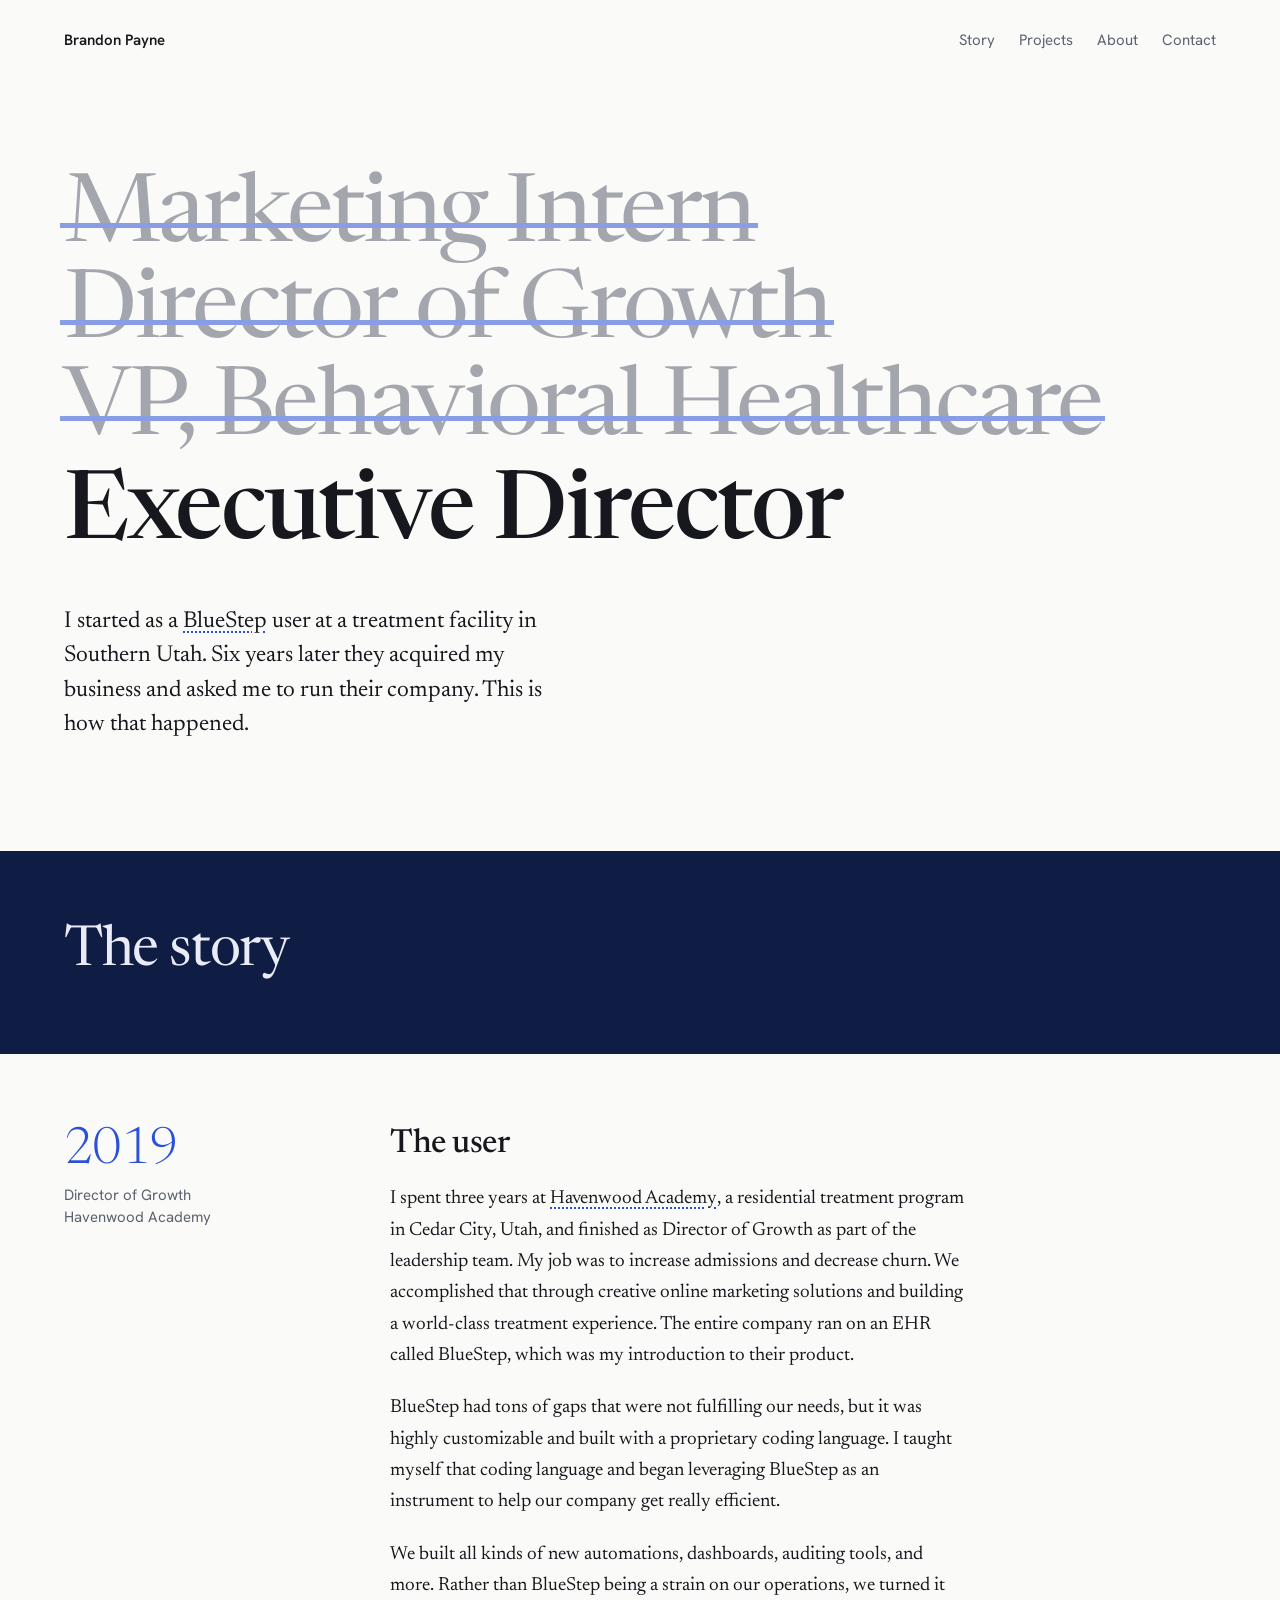
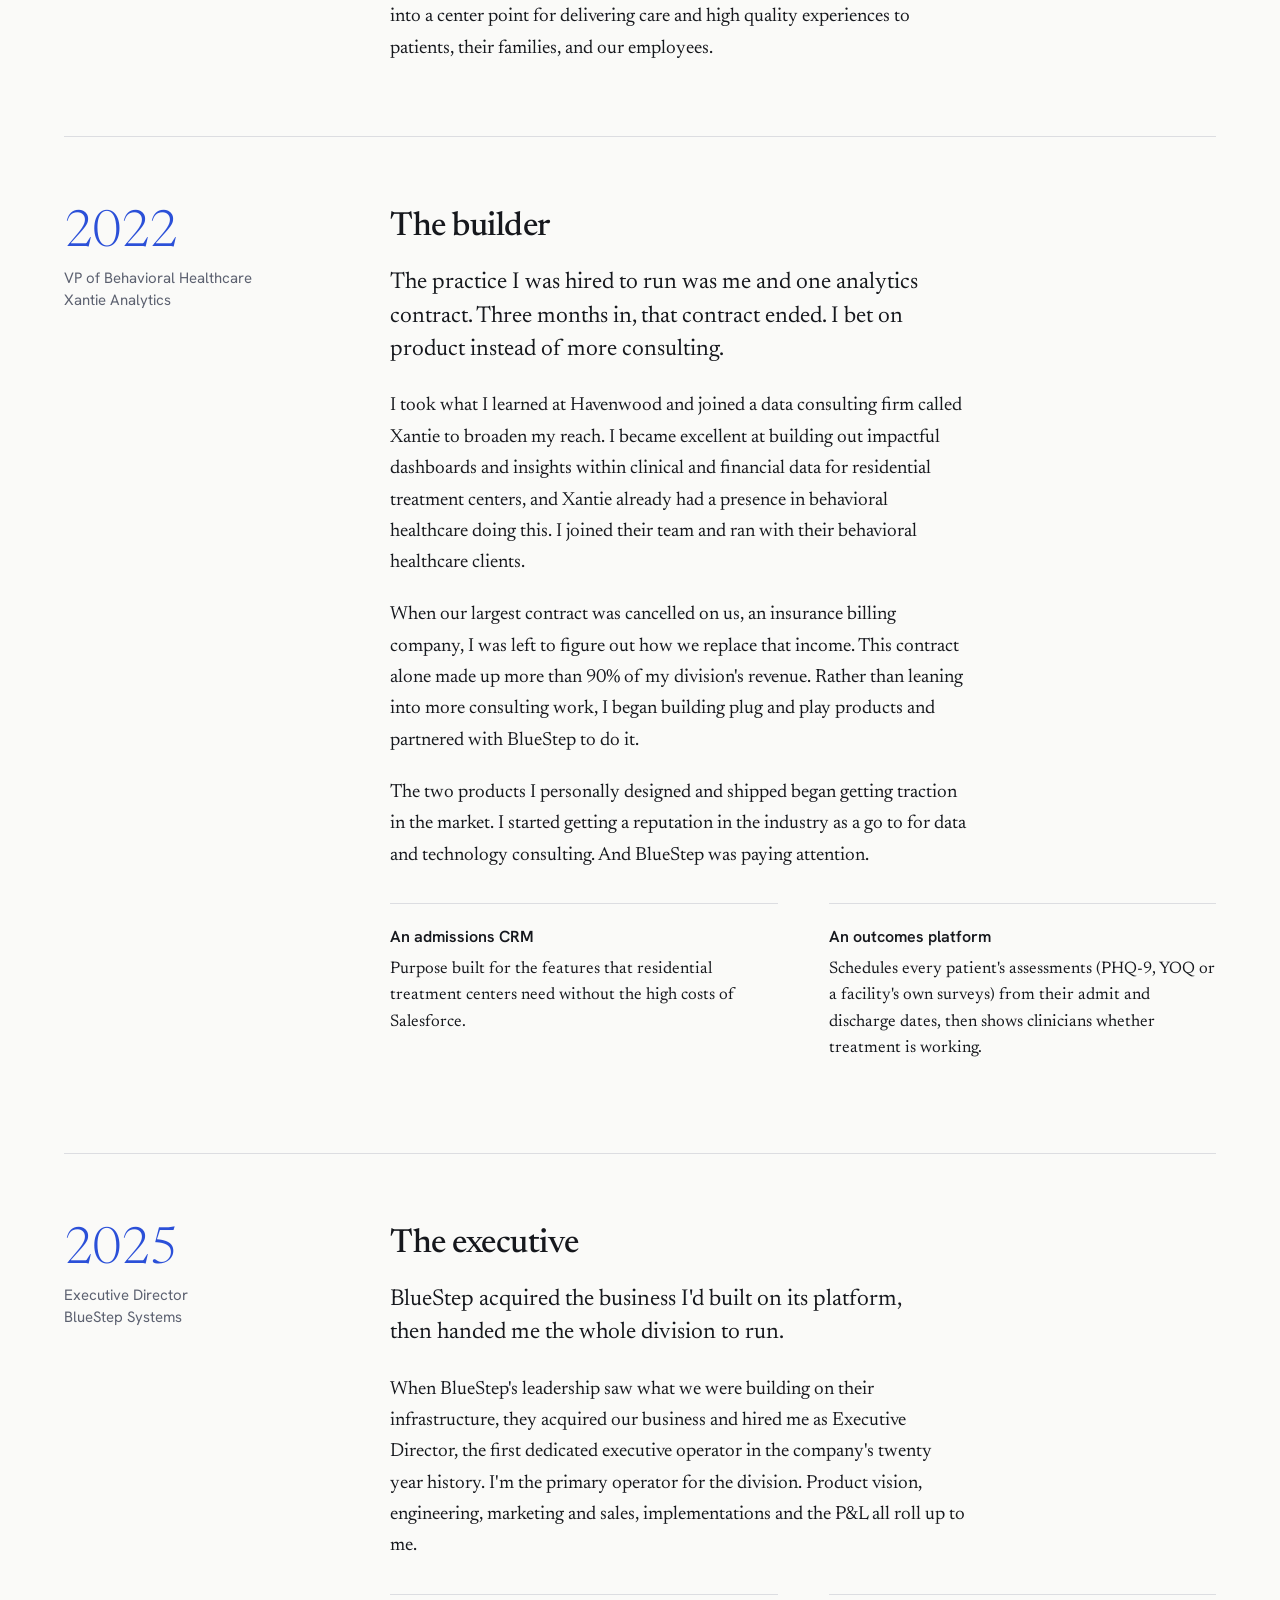
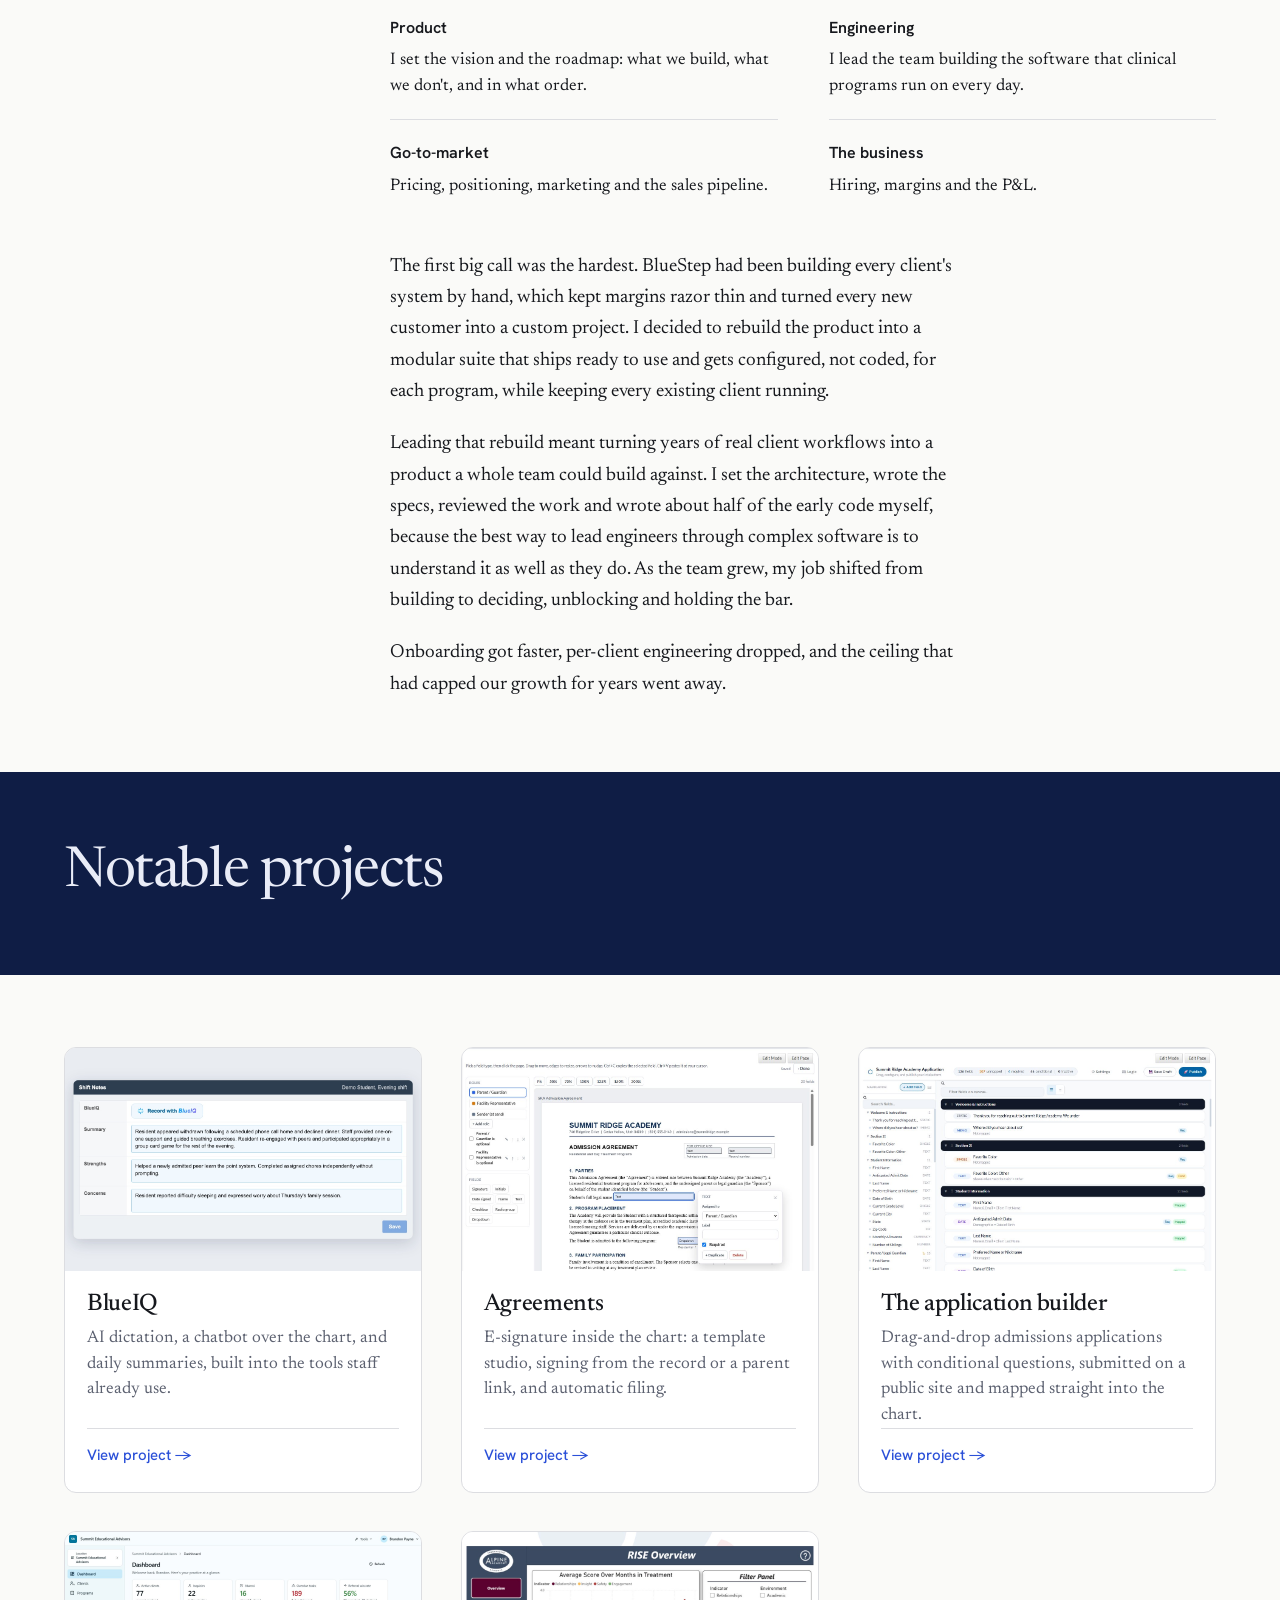
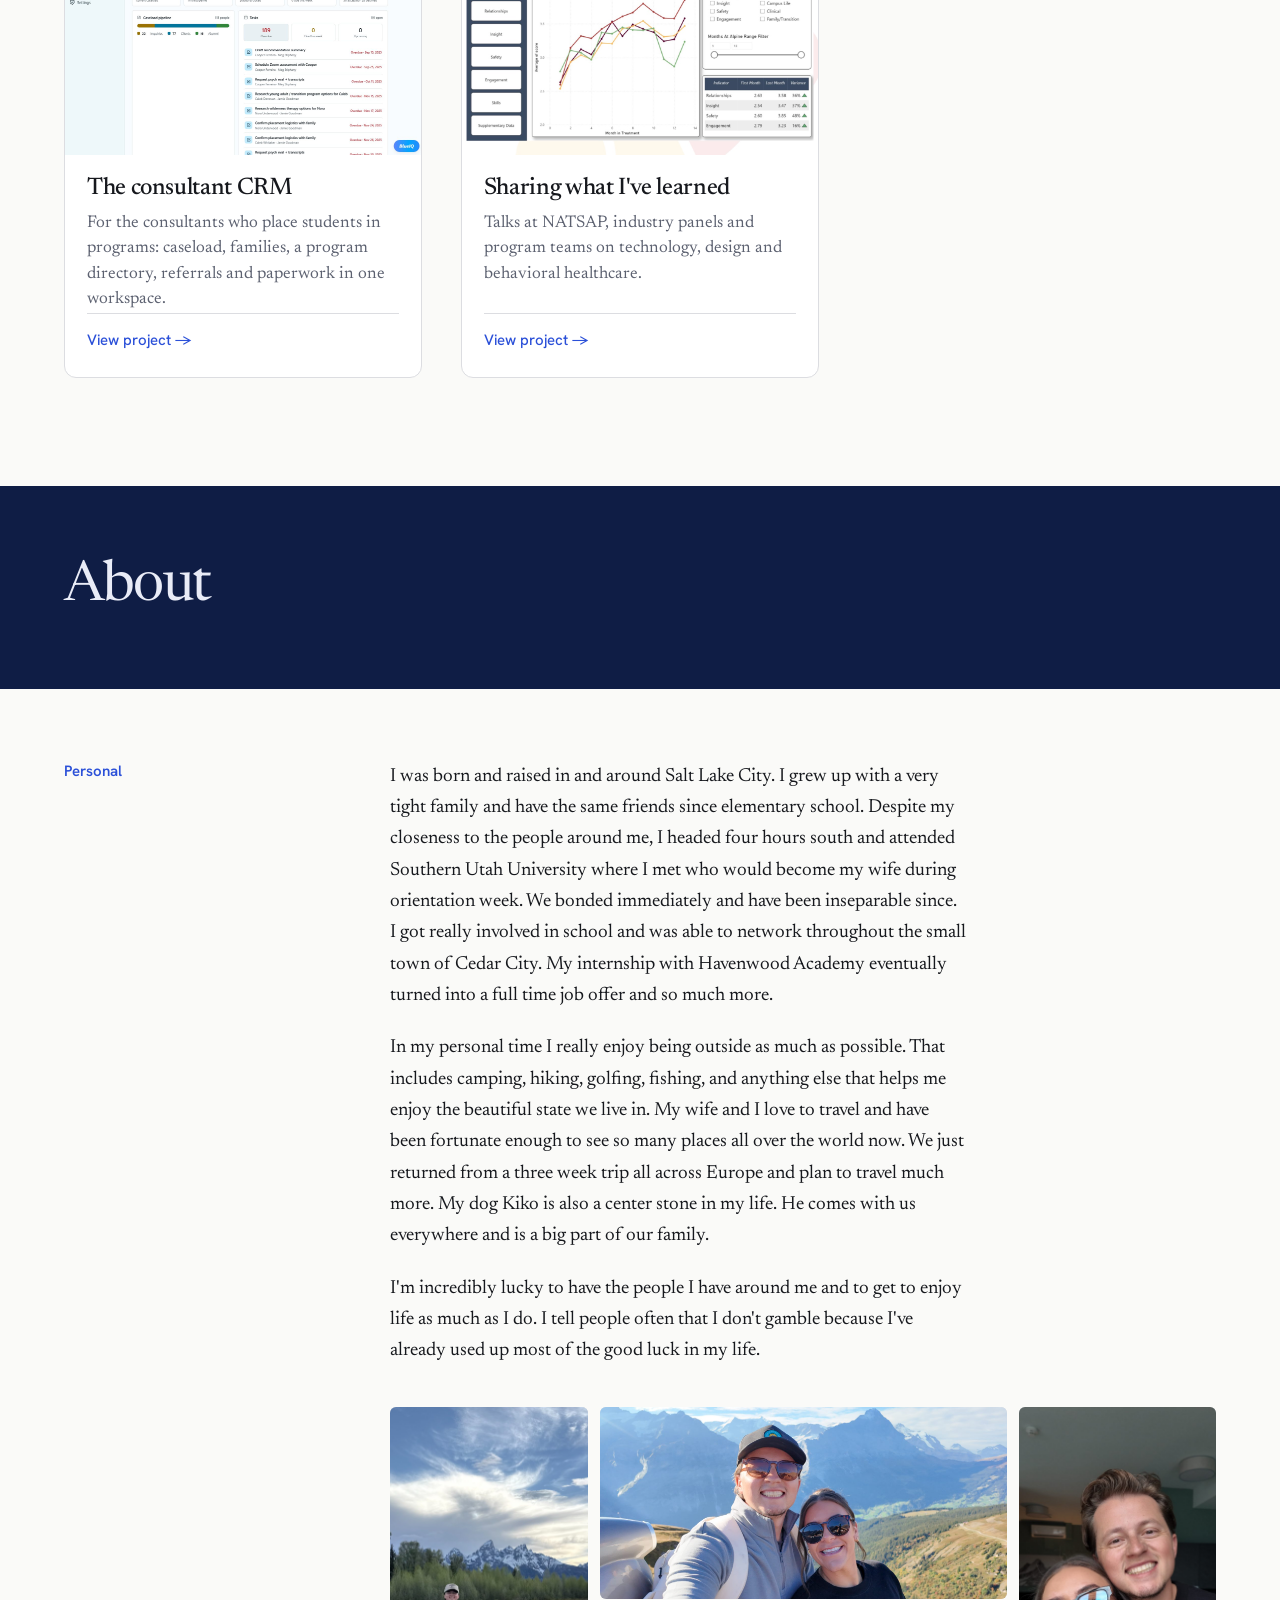
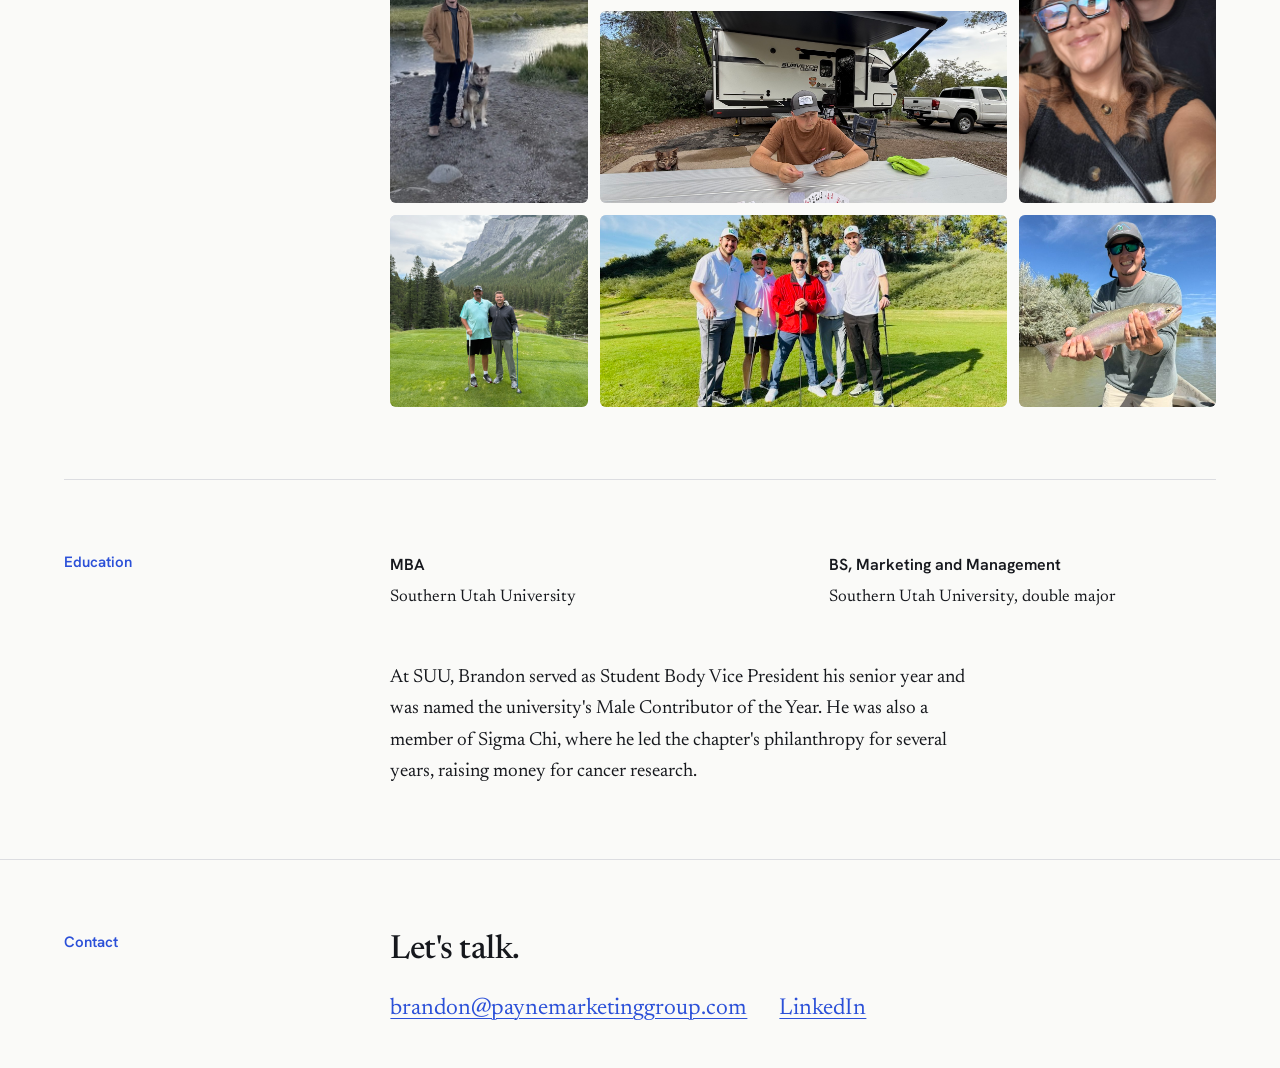
<file: index.html>
<!doctype html>
<html lang="en">
<head>
  <meta charset="utf-8">
  <meta name="viewport" content="width=device-width, initial-scale=1">
  <title>Brandon Payne - Portfolio</title>
  <link rel="icon" href="favicon.svg" type="image/svg+xml">
  <link rel="icon" href="favicon-32.png" type="image/png" sizes="32x32">
  <link rel="apple-touch-icon" href="apple-touch-icon.png">
  <meta name="description" content="Professional portfolio for Brandon Payne">
  <link rel="preconnect" href="https://fonts.googleapis.com">
  <link rel="preconnect" href="https://fonts.gstatic.com" crossorigin>
  <link href="https://fonts.googleapis.com/css2?family=Hanken+Grotesk:wght@400;500;600&family=Newsreader:ital,opsz,wght@0,6..72,300..600;1,6..72,300..500&display=swap" rel="stylesheet">
  <link rel="stylesheet" href="styles.css?v=202610111100">
</head>
<body>
  <a class="skip" href="#story">Skip to the story</a>

  <header class="site-header wrap">
    <a class="brand" href="#top">Brandon Payne</a>
    <nav aria-label="Primary">
      <a href="#story">Story</a>
      <a href="#projects">Projects</a>
      <a href="#about">About</a>
      <a href="#contact">Contact</a>
    </nav>
  </header>

  <main id="top">
    <section class="hero wrap" aria-labelledby="hero-title">
      <h1 id="hero-title" class="titles">
        <span class="visually-hidden">Brandon Payne, Executive Director at BlueStep. Formerly </span>
        <span class="title was" style="--i:0">Marketing Intern</span>
        <span class="title was" style="--i:1">Director of Growth</span>
        <span class="title was" style="--i:2">VP, Behavioral Healthcare</span>
        <span class="title now" style="--i:3">Executive Director</span>
      </h1>
      <p class="hero-lede">
        I started as a <button type="button" class="term" aria-haspopup="dialog" data-dialog="dlg-bluestep">BlueStep</button> user at a treatment facility in Southern Utah.
        Six years later they acquired my business and asked me to run their company. This is how
        that happened.
      </p>
    </section>

    <!-- Story: every chapter is the same row. Label column on the left, content on the right. -->
    <section id="story" class="section section-band" aria-labelledby="story-title">
      <div class="band">
        <div class="wrap">
          <h2 id="story-title" class="section-title">The story</h2>
        </div>
      </div>
      <div class="wrap">

        <article class="row" aria-labelledby="ch-2019">
          <div class="row-label">
            <p class="year" aria-hidden="true">2019</p>
            <p class="label">Director of Growth<br>Havenwood Academy</p>
          </div>
          <div class="row-content">
            <h3 id="ch-2019" class="item-title">The user</h3>
            <div class="prose">
              <p>
                I spent three years at <button type="button" class="term" aria-haspopup="dialog" data-dialog="dlg-havenwood">Havenwood Academy</button>, a residential treatment program in
                Cedar City, Utah, and finished as Director of Growth as part of the leadership team.
                My job was to increase admissions and decrease churn. We accomplished that through
                creative online marketing solutions and building a world-class treatment experience.
                The entire company ran on an EHR called BlueStep, which was my introduction to their
                product.
              </p>
              <p>
                BlueStep had tons of gaps that were not fulfilling our needs, but it was highly
                customizable and built with a proprietary coding language. I taught myself that
                coding language and began leveraging BlueStep as an instrument to help our company
                get really efficient.
              </p>
              <p>
                We built all kinds of new automations, dashboards, auditing tools, and more. Rather
                than BlueStep being a strain on our operations, we turned it into a center point for
                delivering care and high quality experiences to patients, their families, and our
                employees.
              </p>
            </div>
          </div>
        </article>

        <article class="row" aria-labelledby="ch-2022">
          <div class="row-label">
            <p class="year" aria-hidden="true">2022</p>
            <p class="label">VP of Behavioral Healthcare<br>Xantie Analytics</p>
          </div>
          <div class="row-content">
            <h3 id="ch-2022" class="item-title">The builder</h3>
            <p class="lede">
              The practice I was hired to run was me and one analytics contract. Three months in,
              that contract ended. I bet on product instead of more consulting.
            </p>
            <div class="prose">
              <p>
                I took what I learned at Havenwood and joined a data consulting firm called Xantie
                to broaden my reach. I became excellent at building out impactful dashboards and
                insights within clinical and financial data for residential treatment centers, and
                Xantie already had a presence in behavioral healthcare doing this. I joined their
                team and ran with their behavioral healthcare clients.
              </p>
              <p>
                When our largest contract was cancelled on us, an insurance billing company, I was
                left to figure out how we replace that income. This contract alone made up more than
                90% of my division's revenue. Rather than leaning into more consulting work, I began
                building plug and play products and partnered with BlueStep to do it.
              </p>
              <p>
                The two products I personally designed and shipped began getting traction in the
                market. I started getting a reputation in the industry as a go to for data and
                technology consulting. And BlueStep was paying attention.
              </p>
            </div>
            <dl class="pairs">
              <div>
                <dt>An admissions CRM</dt>
                <dd>Purpose built for the features that residential treatment centers need without the high costs of Salesforce.</dd>
              </div>
              <div>
                <dt>An outcomes platform</dt>
                <dd>Schedules every patient's assessments (PHQ-9, YOQ or a facility's own surveys) from their admit and discharge dates, then shows clinicians whether treatment is working.</dd>
              </div>
            </dl>
          </div>
        </article>

        <article class="row" aria-labelledby="ch-2025">
          <div class="row-label">
            <p class="year" aria-hidden="true">2025</p>
            <p class="label">Executive Director<br>BlueStep Systems</p>
          </div>
          <div class="row-content">
            <h3 id="ch-2025" class="item-title">The executive</h3>
            <p class="lede">
              BlueStep acquired the business I'd built on its platform, then handed me the whole division to run.
            </p>
            <div class="prose">
              <p>
                When BlueStep's leadership saw what we were building on their infrastructure, they
                acquired our business and hired me as Executive Director, the first dedicated
                executive operator in the company's twenty year history. I'm the primary operator
                for the division. Product vision, engineering, marketing and sales, implementations
                and the P&amp;L all roll up to me.
              </p>
            </div>
            <dl class="pairs">
              <div>
                <dt>Product</dt>
                <dd>I set the vision and the roadmap: what we build, what we don't, and in what order.</dd>
              </div>
              <div>
                <dt>Engineering</dt>
                <dd>I lead the team building the software that clinical programs run on every day.</dd>
              </div>
              <div>
                <dt>Go-to-market</dt>
                <dd>Pricing, positioning, marketing and the sales pipeline.</dd>
              </div>
              <div>
                <dt>The business</dt>
                <dd>Hiring, margins and the P&amp;L.</dd>
              </div>
            </dl>
            <div class="prose prose-after">
              <p>
                The first big call was the hardest. BlueStep had been building every client's system
                by hand, which kept margins razor thin and turned every new customer into a custom
                project. I decided to rebuild the product into a modular suite that ships ready to
                use and gets configured, not coded, for each program, while keeping every existing
                client running.
              </p>
              <p>
                Leading that rebuild meant turning years of real client workflows into a product a
                whole team could build against. I set the architecture, wrote the specs, reviewed the
                work and wrote about half of the early code myself, because the best way to lead
                engineers through complex software is to understand it as well as they do. As the
                team grew, my job shifted from building to deciding, unblocking and holding the bar.
              </p>
              <p>
                Onboarding got faster, per-client engineering dropped, and the ceiling that had
                capped our growth for years went away.
              </p>
            </div>
          </div>
        </article>
      </div>
    </section>

    <section id="projects" class="section section-band" aria-labelledby="projects-title">
      <div class="band">
        <div class="wrap">
          <h2 id="projects-title" class="section-title">Notable projects</h2>
        </div>
      </div>
      <div class="wrap">
        <div class="cards">
          <a class="card" href="/projects/blueiq.html">
            <div class="card-visual"><img src="/assets/projects/blueiq/thumb.jpg" width="1171" height="732" loading="lazy" alt=""></div>
            <div class="card-body">
              <h3 class="card-title">BlueIQ</h3>
              <p class="card-text">AI dictation, a chatbot over the chart, and daily summaries, built into the tools staff already use.</p>
              <p class="card-more">View project</p>
            </div>
          </a>
          <a class="card" href="/projects/agreements.html">
            <div class="card-visual"><img src="/assets/projects/agreements/thumb.jpg" width="1171" height="732" loading="lazy" alt=""></div>
            <div class="card-body">
              <h3 class="card-title">Agreements</h3>
              <p class="card-text">E-signature inside the chart: a template studio, signing from the record or a parent link, and automatic filing.</p>
              <p class="card-more">View project</p>
            </div>
          </a>
          <a class="card" href="/projects/application-builder.html">
            <div class="card-visual"><img src="/assets/projects/appbuilder/thumb.jpg" width="1171" height="732" loading="lazy" alt=""></div>
            <div class="card-body">
              <h3 class="card-title">The application builder</h3>
              <p class="card-text">Drag-and-drop admissions applications with conditional questions, submitted on a public site and mapped straight into the chart.</p>
              <p class="card-more">View project</p>
            </div>
          </a>
          <a class="card" href="/projects/admissions-crm.html">
            <div class="card-visual"><img src="/assets/projects/crm/thumb.jpg" width="1424" height="890" loading="lazy" alt=""></div>
            <div class="card-body">
              <h3 class="card-title">The consultant CRM</h3>
              <p class="card-text">For the consultants who place students in programs: caseload, families, a program directory, referrals and paperwork in one workspace.</p>
              <p class="card-more">View project</p>
            </div>
          </a>
          <a class="card" href="/projects/speaking.html">
            <div class="card-visual"><img src="/assets/projects/speaking/thumb.jpg" width="1171" height="732" loading="lazy" alt=""></div>
            <div class="card-body">
              <h3 class="card-title">Sharing what I've learned</h3>
              <p class="card-text">Talks at NATSAP, industry panels and program teams on technology, design and behavioral healthcare.</p>
              <p class="card-more">View project</p>
            </div>
          </a>
        </div>
      </div>
    </section>

    <section id="about" class="section section-band" aria-labelledby="about-title">
      <div class="band">
        <div class="wrap">
          <h2 id="about-title" class="section-title">About</h2>
        </div>
      </div>
      <div class="wrap">

        <div class="row">
          <div class="row-label">
            <p class="label label-strong">Personal</p>
          </div>
          <div class="row-content">
            <div class="prose">
              <p>
                I was born and raised in and around Salt Lake City. I grew up with a very tight
                family and have the same friends since elementary school. Despite my closeness to the
                people around me, I headed four hours south and attended Southern Utah University
                where I met who would become my wife during orientation week. We bonded immediately
                and have been inseparable since. I got really involved in school and was able to
                network throughout the small town of Cedar City. My internship with Havenwood Academy
                eventually turned into a full time job offer and so much more.
              </p>
              <p>
                In my personal time I really enjoy being outside as much as possible. That includes
                camping, hiking, golfing, fishing, and anything else that helps me enjoy the
                beautiful state we live in. My wife and I love to travel and have been fortunate
                enough to see so many places all over the world now. We just returned from a three
                week trip all across Europe and plan to travel much more. My dog Kiko is also a
                center stone in my life. He comes with us everywhere and is a big part of our family.
              </p>
              <p>
                I'm incredibly lucky to have the people I have around me and to get to enjoy life as
                much as I do. I tell people often that I don't gamble because I've already used up
                most of the good luck in my life.
              </p>
            </div>

            <div class="gallery">
              <img class="g-kiko" src="assets/about/kiko-tetons.jpg" width="1200" height="1600" loading="lazy" alt="Brandon and his dog Kiko by a river with snow-capped mountains behind them">
              <img class="g-alps" src="assets/about/alps.jpg" width="1600" height="900" loading="lazy" alt="Brandon and Tatiana smiling in front of an alpine valley and peaks">
              <img class="g-camp" src="assets/about/camping.jpg" width="1600" height="1200" loading="lazy" alt="Brandon playing cards at a campsite picnic table in front of a travel trailer, a dog watching nearby">
              <img class="g-trout" src="assets/about/trout.jpg" width="768" height="1024" loading="lazy" alt="Brandon on a drift boat holding a large rainbow trout">
              <img class="g-tati" src="assets/about/tati.jpg" width="900" height="1600" loading="lazy" alt="Brandon and his wife Tatiana smiling together in a selfie">
              <img class="g-golf" src="assets/about/golf-rockies.jpg" width="1200" height="1600" loading="lazy" alt="Brandon and a golf partner on a tee box with a towering rocky mountain behind them">
              <img class="g-group" src="assets/about/golf-group.jpg" width="800" height="600" loading="lazy" alt="Brandon and four friends in matching white caps on a sunny, pine-lined golf course">
            </div>
          </div>
        </div>

        <div class="row">
          <div class="row-label">
            <p class="label label-strong">Education</p>
          </div>
          <div class="row-content">
            <dl class="pairs pairs-flush">
              <div><dt>MBA</dt><dd>Southern Utah University</dd></div>
              <div><dt>BS, Marketing and Management</dt><dd>Southern Utah University, double major</dd></div>
            </dl>
            <div class="prose prose-after">
              <p>At SUU, Brandon served as Student Body Vice President his senior year and was named the university's Male Contributor of the Year. He was also a member of Sigma Chi, where he led the chapter's philanthropy for several years, raising money for cancer research.</p>
            </div>
          </div>
        </div>
      </div>
    </section>
  </main>

  <footer id="contact" class="site-footer">
    <div class="wrap row row-flush">
      <div class="row-label">
        <p class="label label-strong">Contact</p>
      </div>
      <div class="row-content">
        <h2 class="item-title">Let's talk.</h2>
        <p class="contact-links">
          <a href="mailto:brandon@paynemarketinggroup.com">brandon@paynemarketinggroup.com</a>
          <a href="https://www.linkedin.com/in/payne-brandon">LinkedIn</a>
        </p>
      </div>
    </div>
  </footer>

  <dialog id="dlg-bluestep" class="popup" aria-labelledby="dlg-bluestep-title">
    <div class="popup-head">
      <h2 id="dlg-bluestep-title" class="popup-title">What BlueStep is</h2>
      <button type="button" class="popup-close" aria-label="Close">&times;</button>
    </div>
    <p class="lede">
      BlueStep runs the programs where teenagers and young adults live for months while they get
      treatment. Each one is a hospital, a school, a dorm and a business at once.
    </p>
    <div class="prose">
      <p>
        BlueStep is the system all of it runs on: the clinical chart, admissions, the school,
        billing, staffing and the portal parents log into. Every program is different, so every
        part of it has to be configurable.
      </p>
    </div>
    <h3 class="popup-sub">A few terms you'll see on this site</h3>
    <dl class="pairs terms">
      <div><dt>Program</dt><dd>A residential treatment center or therapeutic school. Our customers.</dd></div>
      <div><dt>Direct-care staff</dt><dd>The people on shift with residents day and night. Rarely at a desk.</dd></div>
      <div><dt>Shift note</dt><dd>What staff write about each resident every shift. It becomes part of the medical record.</dd></div>
      <div><dt>Milieu</dt><dd>The daily living environment: meals, school, groups, free time.</dd></div>
      <div><dt>Educational consultant</dt><dd>An advisor families hire to find the right program. The industry's biggest source of referrals.</dd></div>
    </dl>
  </dialog>

  <dialog id="dlg-havenwood" class="popup" aria-labelledby="dlg-havenwood-title">
    <div class="popup-head">
      <h2 id="dlg-havenwood-title" class="popup-title">What Havenwood Academy is</h2>
      <button type="button" class="popup-close" aria-label="Close">&times;</button>
    </div>
    <p class="lede">
      A long-term residential treatment center in Cedar City, Utah, for young women ages 12 to 18.
      Students live on campus, go to school on campus and do the work of getting well there.
    </p>
    <div class="prose">
      <p>
        Havenwood specializes in complex trauma and attachment, and many of its students come from
        adoptive families. Treatment pairs therapy, including EMDR, neurofeedback and brainspotting,
        with an accredited school and the everyday life skills that help it hold up after discharge.
      </p>
      <p>
        It's licensed by the state of Utah, accredited by the Joint Commission and staffed at more
        than four adults for every student. A sister program for boys, Havenwood SLC, has since
        opened in Salt Lake City.
      </p>
    </div>
    <h3 class="popup-sub">Why it matters to this story</h3>
    <div class="prose">
      <p>
        A program like Havenwood runs around the clock, and nearly everything it does has to be
        documented: every shift, every medication, every therapy session, every class. That's a lot
        of software in the hands of people who would rather be with the kids. It's where I learned
        what software owes the people who use it.
      </p>
    </div>
  </dialog>

  <script src="popups.js?v=202610091847"></script>
</body>
</html>
</file>
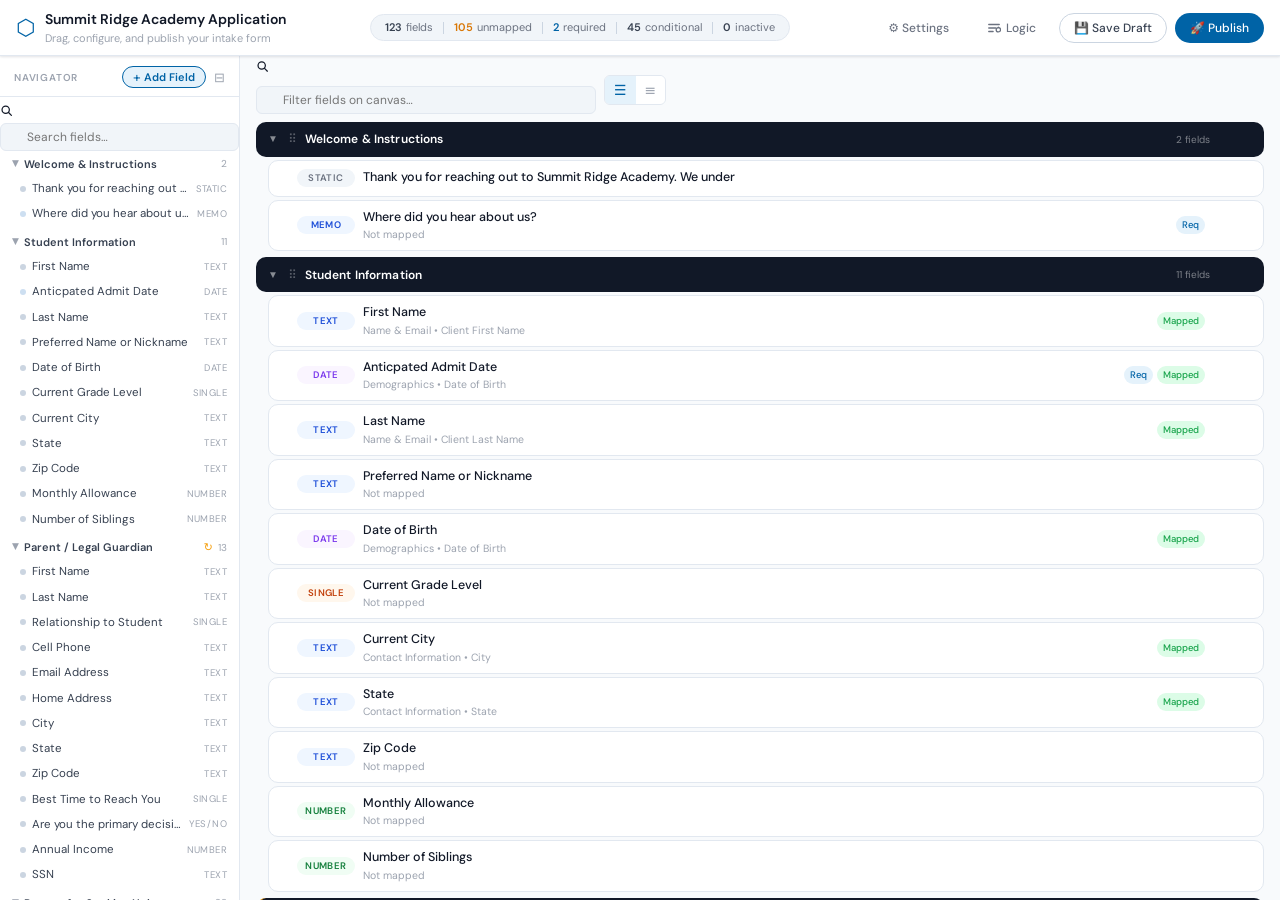
<file: demos/appbuilder/index.html>
<!doctype html>
<html lang="en">
<head>
<meta charset="utf-8">
<meta name="viewport" content="width=device-width, initial-scale=1">
<title>Application Builder demo</title>
<meta name="robots" content="noindex">
<link rel="preconnect" href="https://fonts.googleapis.com">
<link rel="preconnect" href="https://fonts.gstatic.com" crossorigin>
<link href="https://fonts.googleapis.com/css2?family=DM+Sans:ital,opsz,wght@0,9..40,300;0,9..40,400;0,9..40,500;0,9..40,600;1,9..40,400&family=DM+Mono:wght@400;500&display=swap" rel="stylesheet">
<link rel="stylesheet" href="styles.css">
<style>html,body{margin:0;height:100%;background:#f8fafc}</style>
<script>
// Demo wiring: the real Application Builder, fed a sample application and a
// stand-in backend. Save and Publish succeed locally and change nothing.
window.bsFacilityId = 'demo';
window.initialAppDraftJson = {"schemaVersion":1,"formType":"parent_application","facilityId":"FACILITY_123","title":"Summit Ridge Academy Application","description":"Thank you for your interest in Summit Ridge Academy. Please complete all sections as thoroughly as possible. Your responses are confidential and will be used solely to assess how we can best support your son.","lastModifiedUtc":"2026-08-24T18:38:26.715Z","strings":{"submittedMessage":"Thank you for submitting your application to Summit Ridge Academy. A member of our admissions team will carefully review your information and reach out to you within 1\u20132 business days.","completedDetailMessage":"Our admissions team has already received your application and will be in touch soon. If you have questions or need to make changes, please contact our admissions office directly.","expiredDetailMessage":"This application link is no longer active. If you have questions about your son's enrollment or admission status, please contact our admissions team directly."},"fields":[{"id":"fld_welcome_header","type":"header","label":"Welcome & Instructions","description":"","required":false,"mapTo":"","active":true,"settings":{}},{"id":"fld_welcome_text","type":"static_text","label":"Welcome","description":"","required":false,"mapTo":"","active":true,"settings":{"content":"Thank you for reaching out to Summit Ridge Academy. We understand that taking this step is not easy, and we honor the trust you are placing in us by sharing your family's story.\n\nThis application is designed to help our admissions team understand your son's history, current challenges, and what has led your family to consider residential treatment. Please answer every question as completely and honestly as possible \u2014 there are no wrong answers, and all information you provide is kept strictly confidential.\n\nIf you have questions at any point, please don't hesitate to contact our admissions team before or after submitting."}},{"id":"f9f998a0-34ca-4d73-a648-27e4d2f26a30","type":"memo","label":"Where did you hear about us?","description":"","required":true,"mapTo":"","active":true,"settings":{"maxLength":2000,"placeholder":""}},{"id":"fld_student_header","type":"header","label":"Student Information","description":"","required":false,"mapTo":"","active":true,"settings":{}},{"id":"fld_student_first_name","type":"text","label":"First Name","description":"","required":false,"mapTo":"name.firstName","active":true,"settings":{"maxLength":100,"placeholder":""}},{"id":"6826a809-d47e-45a5-bed2-5e1f9d00309f","type":"date","label":"Anticpated Admit Date","description":"","required":true,"mapTo":"demographics.dob","active":true,"settings":{"minDate":null,"maxDate":null},"visibilityRule":{"sourceFieldId":"","match":{}}},{"id":"fld_student_last_name","type":"text","label":"Last Name","description":"","required":false,"mapTo":"name.lastName","active":true,"settings":{"maxLength":100,"placeholder":""}},{"id":"fld_student_preferred_name","type":"text","label":"Preferred Name or Nickname","description":"What does your son prefer to be called?","required":false,"mapTo":"","active":true,"settings":{"maxLength":100,"placeholder":"Leave blank if same as first name"}},{"id":"fld_student_dob","type":"date","label":"Date of Birth","description":"","required":false,"mapTo":"demographics.dob","active":true,"settings":{"minDate":null,"maxDate":null}},{"id":"fld_student_grade","type":"single_select","label":"Current Grade Level","description":"","required":false,"mapTo":"","active":true,"settings":{"options":[{"id":"opt_grade_6","label":"6th Grade","active":true},{"id":"opt_grade_7","label":"7th Grade","active":true},{"id":"opt_grade_8","label":"8th Grade","active":true},{"id":"opt_grade_9","label":"9th Grade (Freshman)","active":true},{"id":"opt_grade_10","label":"10th Grade (Sophomore)","active":true},{"id":"opt_grade_11","label":"11th Grade (Junior)","active":true},{"id":"opt_grade_12","label":"12th Grade (Senior)","active":true},{"id":"opt_grade_none","label":"Not currently enrolled","active":true}]}},{"id":"fld_student_city","type":"text","label":"Current City","description":"","required":false,"mapTo":"contact.city","active":true,"settings":{"maxLength":100,"placeholder":""}},{"id":"3aa398ce-12ce-46f3-89b4-5777f18d979e","type":"text","label":"State","description":"","required":false,"mapTo":"contact.state","active":true,"settings":{"maxLength":255,"placeholder":"","formatter":"state"}},{"id":"7923e1a6-dd59-4294-9fbe-5766537f5ed2","type":"text","label":"Zip Code","description":"","required":false,"mapTo":"","active":true,"settings":{"maxLength":255,"placeholder":"","formatter":"zip","formatLocked":true}},{"id":"9660b681-7528-4634-adb9-29566a90a69f","type":"number","label":"Monthly Allowance","description":"","required":false,"mapTo":"","active":true,"settings":{"min":null,"max":null,"numberFormat":"currency","formatLocked":true}},{"id":"2382d0c1-53ee-4b52-8e0f-0d979170a4d0","type":"number","label":"Number of Siblings","description":"","required":false,"mapTo":"","active":true,"settings":{"min":null,"max":null,"numberFormat":"integer"}},{"id":"fld_guardian_header","type":"header","label":"Parent / Legal Guardian","description":"","required":false,"mapTo":"","active":true,"settings":{"repeatable":true,"entryLabel":"Parent/Guardian","minEntries":1,"maxEntries":null}},{"id":"fld_guardian_first_name","type":"text","label":"First Name","description":"","required":false,"mapTo":"","active":true,"settings":{"maxLength":100,"placeholder":""}},{"id":"fld_guardian_last_name","type":"text","label":"Last Name","description":"","required":false,"mapTo":"","active":true,"settings":{"maxLength":100,"placeholder":""}},{"id":"fld_guardian_relationship","type":"single_select","label":"Relationship to Student","description":"","required":false,"mapTo":"","active":true,"settings":{"options":[{"id":"opt_grel_mother","label":"Mother","active":true},{"id":"opt_grel_father","label":"Father","active":true},{"id":"opt_grel_stepmother","label":"Stepmother","active":true},{"id":"opt_grel_stepfather","label":"Stepfather","active":true},{"id":"opt_grel_grandmother","label":"Grandmother","active":true},{"id":"opt_grel_grandfather","label":"Grandfather","active":true},{"id":"opt_grel_legal_guardian","label":"Legal Guardian","active":true},{"id":"opt_grel_other","label":"Other","active":true}]}},{"id":"fld_guardian_cell","type":"text","label":"Cell Phone","description":"","required":false,"mapTo":"","active":true,"settings":{"maxLength":20,"placeholder":"(000) 000-0000","formatter":"phone"}},{"id":"c51e4eeb-80c0-4bd5-b3e0-e91563a3e0ae","type":"text","label":"Email Address","description":"","required":false,"mapTo":"","active":true,"settings":{"maxLength":255,"placeholder":"","formatter":"email"}},{"id":"fld_guardian_address","type":"text","label":"Home Address","description":"","required":false,"mapTo":"","active":true,"settings":{"maxLength":200,"placeholder":"Street address"}},{"id":"fld_guardian_city","type":"text","label":"City","description":"","required":false,"mapTo":"","active":true,"settings":{"maxLength":100,"placeholder":""}},{"id":"1db52224-d981-4ede-a53c-4fea05502e75","type":"text","label":"State","description":"","required":false,"mapTo":"","active":true,"settings":{"maxLength":255,"placeholder":"","formatter":"state"}},{"id":"ba0580ff-7be7-4373-be99-fb7a198fa0e6","type":"text","label":"Zip Code","description":"","required":false,"mapTo":"","active":true,"settings":{"maxLength":255,"placeholder":"","formatter":"zip"}},{"id":"fld_guardian_best_time","type":"single_select","label":"Best Time to Reach You","description":"","required":false,"mapTo":"","active":true,"settings":{"options":[{"id":"opt_time_morning","label":"Morning (8am \u2013 12pm)","active":true},{"id":"opt_time_afternoon","label":"Afternoon (12pm \u2013 5pm)","active":true},{"id":"opt_time_evening","label":"Evening (5pm \u2013 8pm)","active":true},{"id":"opt_time_anytime","label":"Anytime","active":true}]}},{"id":"fld_guardian_primary_decision","type":"boolean","label":"Are you the primary decision maker regarding your son's treatment?","description":"","required":false,"mapTo":"","active":true,"settings":{"trueLabel":"Yes","falseLabel":"No"}},{"id":"e2d370f8-5db6-4327-a3d8-b15d89e7a0c6","type":"number","label":"Annual Income","description":"","required":false,"mapTo":"","active":true,"settings":{"min":null,"max":null,"numberFormat":"currency"}},{"id":"38e6ebe1-5ca4-4956-a288-ba91bb3e226c","type":"text","label":"SSN","description":"","required":false,"mapTo":"","active":true,"settings":{"maxLength":255,"placeholder":"","formatter":"ssn"}},{"id":"fld_reason_header","type":"header","label":"Reason for Seeking Help","description":"","required":false,"mapTo":"","active":true,"settings":{}},{"id":"fld_reason_description","type":"memo","label":"In your own words, why are you seeking residential care for your son at this time?","description":"Please share as much detail as you are comfortable providing. This is the most important question on the application.","required":false,"mapTo":"","active":true,"settings":{"maxLength":3000,"placeholder":""}},{"id":"fld_reason_duration","type":"single_select","label":"How long have these concerns been present?","description":"","required":false,"mapTo":"","active":true,"settings":{"options":[{"id":"opt_dur_lt6mo","label":"Less than 6 months","active":true},{"id":"opt_dur_6to12mo","label":"6 to 12 months","active":true},{"id":"opt_dur_1to2yr","label":"1 to 2 years","active":true},{"id":"opt_dur_3plus","label":"3 or more years","active":true}]}},{"id":"fld_reason_recent_crisis","type":"boolean","label":"Was there a recent crisis or triggering event that prompted this search?","description":"","required":false,"mapTo":"","active":true,"settings":{"trueLabel":"Yes","falseLabel":"No"}},{"id":"fld_reason_crisis_detail","type":"memo","label":"Please describe the recent crisis or incident","description":"","required":false,"mapTo":"","active":true,"settings":{"maxLength":2000,"placeholder":""},"visibilityRule":{"sourceFieldId":"fld_reason_recent_crisis","match":{"boolean":{"true":true,"false":false}}}},{"id":"fld_primary_concerns","type":"multi_select","label":"Primary concerns \u2014 select all that apply","description":"Check every area that is relevant to your son's current situation. Follow-up questions will appear based on your selections.","required":false,"mapTo":"","active":true,"settings":{"options":[{"id":"opt_concern_si","label":"Suicidal Ideation","active":true},{"id":"opt_concern_sh","label":"Self-Harm / Non-Suicidal Self-Injury","active":true},{"id":"opt_concern_depression","label":"Depression","active":true},{"id":"opt_concern_anxiety","label":"Anxiety / Panic","active":true},{"id":"opt_concern_substances","label":"Substance Use","active":true},{"id":"opt_concern_trauma","label":"Trauma / PTSD","active":true},{"id":"opt_concern_defiance","label":"Defiance / Oppositional Behavior","active":true},{"id":"opt_concern_aggression","label":"Anger / Aggression / Violence","active":true},{"id":"opt_concern_school","label":"School Refusal / Academic Failure","active":true},{"id":"opt_concern_eating","label":"Eating Disorder","active":true},{"id":"opt_concern_psychosis","label":"Psychosis / Hallucinations","active":true},{"id":"opt_concern_adhd","label":"ADHD / Executive Function Challenges","active":true},{"id":"opt_concern_social","label":"Relationship / Social Difficulties","active":true},{"id":"opt_concern_other","label":"Other","active":true}]}},{"id":"fld_si_active","type":"boolean","label":"Is your son currently experiencing active suicidal thoughts?","description":"","required":false,"mapTo":"","active":true,"settings":{"trueLabel":"Yes","falseLabel":"No"},"visibilityRule":{"sourceFieldId":"fld_primary_concerns","match":{"optionIds":["opt_concern_si"]}}},{"id":"fld_si_frequency","type":"single_select","label":"How frequently are suicidal thoughts occurring?","description":"","required":false,"mapTo":"","active":true,"settings":{"options":[{"id":"opt_si_freq_daily","label":"Daily or nearly every day","active":true},{"id":"opt_si_freq_weekly_multi","label":"Several times a week","active":true},{"id":"opt_si_freq_weekly","label":"About once a week","active":true},{"id":"opt_si_freq_less","label":"Less frequently","active":true}]},"visibilityRule":{"sourceFieldId":"fld_primary_concerns","match":{"optionIds":["opt_concern_si"]}}},{"id":"fld_si_attempt_history","type":"boolean","label":"Has your son ever made a suicide attempt?","description":"","required":false,"mapTo":"","active":true,"settings":{"trueLabel":"Yes","falseLabel":"No"},"visibilityRule":{"sourceFieldId":"fld_primary_concerns","match":{"optionIds":["opt_concern_si"]}}},{"id":"fld_si_attempt_count","type":"number","label":"How many attempts have there been in total?","description":"","required":false,"mapTo":"","active":true,"settings":{"min":1,"max":null},"visibilityRule":{"sourceFieldId":"fld_si_attempt_history","match":{"boolean":{"true":true,"false":false}}}},{"id":"fld_si_attempt_date","type":"date","label":"When was the most recent attempt?","description":"","required":false,"mapTo":"","active":true,"settings":{"minDate":null,"maxDate":null},"visibilityRule":{"sourceFieldId":"fld_si_attempt_history","match":{"boolean":{"true":true,"false":false}}}},{"id":"fld_si_hospitalized_after_attempt","type":"boolean","label":"Was your son hospitalized following a suicide attempt?","description":"","required":false,"mapTo":"","active":true,"settings":{"trueLabel":"Yes","falseLabel":"No"},"visibilityRule":{"sourceFieldId":"fld_si_attempt_history","match":{"boolean":{"true":true,"false":false}}}},{"id":"fld_si_safety_plan","type":"boolean","label":"Does your son currently have an active safety plan?","description":"A safety plan is a written agreement between your son and a mental health professional outlining steps to take if suicidal thoughts intensify.","required":false,"mapTo":"","active":true,"settings":{"trueLabel":"Yes","falseLabel":"No"},"visibilityRule":{"sourceFieldId":"fld_primary_concerns","match":{"optionIds":["opt_concern_si"]}}},{"id":"fld_sh_types","type":"multi_select","label":"What type(s) of self-harm has your son engaged in?","description":"","required":false,"mapTo":"","active":true,"settings":{"options":[{"id":"opt_sh_cutting","label":"Cutting","active":true},{"id":"opt_sh_burning","label":"Burning","active":true},{"id":"opt_sh_hitting","label":"Hitting or bruising self","active":true},{"id":"opt_sh_hair_pulling","label":"Hair pulling (Trichotillomania)","active":true},{"id":"opt_sh_other","label":"Other","active":true}]},"visibilityRule":{"sourceFieldId":"fld_primary_concerns","match":{"optionIds":["opt_concern_sh"]}}},{"id":"fld_sh_frequency","type":"single_select","label":"How frequently does self-harm occur?","description":"","required":false,"mapTo":"","active":true,"settings":{"options":[{"id":"opt_sh_freq_daily","label":"Daily or nearly every day","active":true},{"id":"opt_sh_freq_weekly_multi","label":"Several times a week","active":true},{"id":"opt_sh_freq_weekly","label":"About once a week","active":true},{"id":"opt_sh_freq_occasional","label":"Occasionally","active":true}]},"visibilityRule":{"sourceFieldId":"fld_primary_concerns","match":{"optionIds":["opt_concern_sh"]}}},{"id":"fld_sh_last_incident","type":"date","label":"When was the most recent self-harm incident?","description":"","required":false,"mapTo":"","active":true,"settings":{"minDate":null,"maxDate":null},"visibilityRule":{"sourceFieldId":"fld_primary_concerns","match":{"optionIds":["opt_concern_sh"]}}},{"id":"fld_sh_medical_attention","type":"boolean","label":"Has self-harm ever required medical attention?","description":"","required":false,"mapTo":"","active":true,"settings":{"trueLabel":"Yes","falseLabel":"No"},"visibilityRule":{"sourceFieldId":"fld_primary_concerns","match":{"optionIds":["opt_concern_sh"]}}},{"id":"fld_su_substances","type":"multi_select","label":"Which substances has your son used?","description":"Select all that apply.","required":false,"mapTo":"","active":true,"settings":{"options":[{"id":"opt_su_alcohol","label":"Alcohol","active":true},{"id":"opt_su_marijuana","label":"Marijuana / Cannabis","active":true},{"id":"opt_su_rx_misuse","label":"Prescription medication misuse","active":true},{"id":"opt_su_stimulants","label":"Stimulants / Amphetamines","active":true},{"id":"opt_su_opioids","label":"Opioids","active":true},{"id":"opt_su_vaping","label":"Vaping / Nicotine","active":true},{"id":"opt_su_other","label":"Other","active":true}]},"visibilityRule":{"sourceFieldId":"fld_primary_concerns","match":{"optionIds":["opt_concern_substances"]}}},{"id":"fld_su_duration","type":"single_select","label":"How long has substance use been a concern?","description":"","required":false,"mapTo":"","active":true,"settings":{"options":[{"id":"opt_su_dur_lt6mo","label":"Less than 6 months","active":true},{"id":"opt_su_dur_6to12","label":"6 to 12 months","active":true},{"id":"opt_su_dur_1to2yr","label":"1 to 2 years","active":true},{"id":"opt_su_dur_3plus","label":"3 or more years","active":true}]},"visibilityRule":{"sourceFieldId":"fld_primary_concerns","match":{"optionIds":["opt_concern_substances"]}}},{"id":"fld_su_level","type":"single_select","label":"How would you describe your son's level of substance use?","description":"","required":false,"mapTo":"","active":true,"settings":{"options":[{"id":"opt_su_experimental","label":"Experimental / Occasional","active":true},{"id":"opt_su_regular","label":"Regular (weekly)","active":true},{"id":"opt_su_daily","label":"Daily use","active":true},{"id":"opt_su_unknown","label":"Unknown / Unsure","active":true}]},"visibilityRule":{"sourceFieldId":"fld_primary_concerns","match":{"optionIds":["opt_concern_substances"]}}},{"id":"fld_su_prior_treatment","type":"boolean","label":"Has your son received any prior treatment for substance use?","description":"","required":false,"mapTo":"","active":true,"settings":{"trueLabel":"Yes","falseLabel":"No"},"visibilityRule":{"sourceFieldId":"fld_primary_concerns","match":{"optionIds":["opt_concern_substances"]}}},{"id":"fld_su_prior_treatment_detail","type":"memo","label":"Please describe prior substance use treatment","description":"Include program type, duration, and outcome.","required":false,"mapTo":"","active":true,"settings":{"maxLength":2000,"placeholder":""},"visibilityRule":{"sourceFieldId":"fld_su_prior_treatment","match":{"boolean":{"true":true,"false":false}}}},{"id":"fld_trauma_types","type":"multi_select","label":"What type(s) of trauma has your son experienced?","description":"Select all that apply. You may share only what you are comfortable disclosing.","required":false,"mapTo":"","active":true,"settings":{"options":[{"id":"opt_trauma_physical","label":"Physical abuse","active":true},{"id":"opt_trauma_sexual","label":"Sexual abuse","active":true},{"id":"opt_trauma_emotional","label":"Emotional or psychological abuse","active":true},{"id":"opt_trauma_neglect","label":"Neglect","active":true},{"id":"opt_trauma_loss","label":"Loss or grief (death of a loved one)","active":true},{"id":"opt_trauma_dv","label":"Exposure to domestic violence","active":true},{"id":"opt_trauma_community","label":"Community or school violence","active":true},{"id":"opt_trauma_medical","label":"Medical trauma or serious illness","active":true},{"id":"opt_trauma_other","label":"Other","active":true}]},"visibilityRule":{"sourceFieldId":"fld_primary_concerns","match":{"optionIds":["opt_concern_trauma"]}}},{"id":"fld_trauma_therapy","type":"boolean","label":"Is your son currently receiving trauma-focused therapy?","description":"","required":false,"mapTo":"","active":true,"settings":{"trueLabel":"Yes","falseLabel":"No"},"visibilityRule":{"sourceFieldId":"fld_primary_concerns","match":{"optionIds":["opt_concern_trauma"]}}},{"id":"fld_trauma_disclosed","type":"boolean","label":"Has the trauma been disclosed to a mental health professional?","description":"","required":false,"mapTo":"","active":true,"settings":{"trueLabel":"Yes","falseLabel":"No"},"visibilityRule":{"sourceFieldId":"fld_primary_concerns","match":{"optionIds":["opt_concern_trauma"]}}},{"id":"fld_agg_family","type":"boolean","label":"Has your son been physically aggressive toward family members?","description":"","required":false,"mapTo":"","active":true,"settings":{"trueLabel":"Yes","falseLabel":"No"},"visibilityRule":{"sourceFieldId":"fld_primary_concerns","match":{"optionIds":["opt_concern_aggression"]}}},{"id":"fld_agg_peers","type":"boolean","label":"Has your son been physically aggressive toward peers or others outside the home?","description":"","required":false,"mapTo":"","active":true,"settings":{"trueLabel":"Yes","falseLabel":"No"},"visibilityRule":{"sourceFieldId":"fld_primary_concerns","match":{"optionIds":["opt_concern_aggression"]}}},{"id":"fld_agg_property","type":"boolean","label":"Has there been significant property destruction?","description":"","required":false,"mapTo":"","active":true,"settings":{"trueLabel":"Yes","falseLabel":"No"},"visibilityRule":{"sourceFieldId":"fld_primary_concerns","match":{"optionIds":["opt_concern_aggression"]}}},{"id":"fld_agg_law_enforcement","type":"boolean","label":"Has law enforcement been called due to your son's aggressive behavior?","description":"","required":false,"mapTo":"","active":true,"settings":{"trueLabel":"Yes","falseLabel":"No"},"visibilityRule":{"sourceFieldId":"fld_primary_concerns","match":{"optionIds":["opt_concern_aggression"]}}},{"id":"fld_behavior_header","type":"header","label":"Behavioral History","description":"","required":false,"mapTo":"","active":true,"settings":{}},{"id":"fld_beh_runaway","type":"boolean","label":"Has your son run away from home?","description":"","required":false,"mapTo":"","active":true,"settings":{"trueLabel":"Yes","falseLabel":"No"}},{"id":"fld_beh_runaway_count","type":"number","label":"How many times has your son run away?","description":"","required":false,"mapTo":"","active":true,"settings":{"min":1,"max":null},"visibilityRule":{"sourceFieldId":"fld_beh_runaway","match":{"boolean":{"true":true,"false":false}}}},{"id":"fld_beh_runaway_date","type":"date","label":"When was the most recent runaway incident?","description":"","required":false,"mapTo":"","active":true,"settings":{"minDate":null,"maxDate":null},"visibilityRule":{"sourceFieldId":"fld_beh_runaway","match":{"boolean":{"true":true,"false":false}}}},{"id":"fld_beh_suspended","type":"boolean","label":"Has your son been suspended or expelled from school?","description":"","required":false,"mapTo":"","active":true,"settings":{"trueLabel":"Yes","falseLabel":"No"}},{"id":"fld_beh_suspended_detail","type":"memo","label":"Please describe the circumstances","description":"","required":false,"mapTo":"","active":true,"settings":{"maxLength":2000,"placeholder":""},"visibilityRule":{"sourceFieldId":"fld_beh_suspended","match":{"boolean":{"true":true,"false":false}}}},{"id":"fld_beh_law_contact","type":"boolean","label":"Has your son had contact with law enforcement or the juvenile justice system?","description":"","required":false,"mapTo":"","active":true,"settings":{"trueLabel":"Yes","falseLabel":"No"}},{"id":"fld_beh_law_contact_detail","type":"memo","label":"Please describe the contact with law enforcement or juvenile justice","description":"","required":false,"mapTo":"","active":true,"settings":{"maxLength":2000,"placeholder":""},"visibilityRule":{"sourceFieldId":"fld_beh_law_contact","match":{"boolean":{"true":true,"false":false}}}},{"id":"fld_beh_illegal","type":"boolean","label":"Has your son engaged in any illegal activity?","description":"","required":false,"mapTo":"","active":true,"settings":{"trueLabel":"Yes","falseLabel":"No"}},{"id":"fld_beh_illegal_detail","type":"memo","label":"Please describe the illegal activity","description":"","required":false,"mapTo":"","active":true,"settings":{"maxLength":2000,"placeholder":""},"visibilityRule":{"sourceFieldId":"fld_beh_illegal","match":{"boolean":{"true":true,"false":false}}}},{"id":"fld_beh_cps","type":"boolean","label":"Has your family had involvement with social services or Child Protective Services (CPS)?","description":"","required":false,"mapTo":"","active":true,"settings":{"trueLabel":"Yes","falseLabel":"No"}},{"id":"fld_beh_cps_detail","type":"memo","label":"Please describe the social services or CPS involvement","description":"","required":false,"mapTo":"","active":true,"settings":{"maxLength":2000,"placeholder":""},"visibilityRule":{"sourceFieldId":"fld_beh_cps","match":{"boolean":{"true":true,"false":false}}}},{"id":"fld_mh_header","type":"header","label":"Mental Health History","description":"","required":false,"mapTo":"","active":true,"settings":{}},{"id":"fld_mh_diagnosis","type":"boolean","label":"Has your son received a formal mental health or psychiatric diagnosis?","description":"","required":false,"mapTo":"","active":true,"settings":{"trueLabel":"Yes","falseLabel":"No"}},{"id":"fld_mh_diagnosis_detail","type":"memo","label":"Please list all known diagnoses","description":"Include who made the diagnosis and approximately when, if known.","required":false,"mapTo":"","active":true,"settings":{"maxLength":2000,"placeholder":""},"visibilityRule":{"sourceFieldId":"fld_mh_diagnosis","match":{"boolean":{"true":true,"false":false}}}},{"id":"fld_mh_hospitalized","type":"boolean","label":"Has your son ever been hospitalized for psychiatric reasons?","description":"This includes psychiatric holds (5150/302), inpatient psychiatric units, and crisis stabilization units.","required":false,"mapTo":"","active":true,"settings":{"trueLabel":"Yes","falseLabel":"No"}},{"id":"fld_mh_hosp_count","type":"number","label":"How many psychiatric hospitalizations has your son had?","description":"","required":false,"mapTo":"","active":true,"settings":{"min":1,"max":null},"visibilityRule":{"sourceFieldId":"fld_mh_hospitalized","match":{"boolean":{"true":true,"false":false}}}},{"id":"fld_mh_hosp_recent","type":"date","label":"When was the most recent psychiatric hospitalization?","description":"","required":false,"mapTo":"","active":true,"settings":{"minDate":null,"maxDate":null},"visibilityRule":{"sourceFieldId":"fld_mh_hospitalized","match":{"boolean":{"true":true,"false":false}}}},{"id":"fld_mh_hosp_length","type":"single_select","label":"Approximate length of the most recent hospitalization","description":"","required":false,"mapTo":"","active":true,"settings":{"options":[{"id":"opt_hosp_lt1wk","label":"Less than one week","active":true},{"id":"opt_hosp_1to2wk","label":"1 to 2 weeks","active":true},{"id":"opt_hosp_2to4wk","label":"2 to 4 weeks","active":true},{"id":"opt_hosp_gt1mo","label":"More than one month","active":true}]},"visibilityRule":{"sourceFieldId":"fld_mh_hospitalized","match":{"boolean":{"true":true,"false":false}}}},{"id":"fld_mh_outpatient","type":"boolean","label":"Has your son participated in outpatient therapy?","description":"","required":false,"mapTo":"","active":true,"settings":{"trueLabel":"Yes","falseLabel":"No"}},{"id":"fld_mh_outpatient_duration","type":"single_select","label":"How long did outpatient therapy continue?","description":"","required":false,"mapTo":"","active":true,"settings":{"options":[{"id":"opt_op_lt3mo","label":"Less than 3 months","active":true},{"id":"opt_op_3to6mo","label":"3 to 6 months","active":true},{"id":"opt_op_6to12mo","label":"6 to 12 months","active":true},{"id":"opt_op_gt1yr","label":"More than a year","active":true}]},"visibilityRule":{"sourceFieldId":"fld_mh_outpatient","match":{"boolean":{"true":true,"false":false}}}},{"id":"fld_mh_outpatient_helpful","type":"single_select","label":"Was outpatient therapy helpful for your son?","description":"","required":false,"mapTo":"","active":true,"settings":{"options":[{"id":"opt_op_very","label":"Very helpful","active":true},{"id":"opt_op_somewhat","label":"Somewhat helpful","active":true},{"id":"opt_op_not","label":"Not helpful","active":true},{"id":"opt_op_unclear","label":"Unclear / Hard to say","active":true}]},"visibilityRule":{"sourceFieldId":"fld_mh_outpatient","match":{"boolean":{"true":true,"false":false}}}},{"id":"fld_mh_intensive","type":"boolean","label":"Has your son attended any intensive programs such as IOP, PHP, wilderness therapy, or residential?","description":"","required":false,"mapTo":"","active":true,"settings":{"trueLabel":"Yes","falseLabel":"No"}},{"id":"fld_mh_intensive_detail","type":"memo","label":"Please describe the intensive program(s) your son has attended","description":"Include program name, type, duration, and outcome.","required":false,"mapTo":"","active":true,"settings":{"maxLength":2000,"placeholder":""},"visibilityRule":{"sourceFieldId":"fld_mh_intensive","match":{"boolean":{"true":true,"false":false}}}},{"id":"fld_mh_meds","type":"boolean","label":"Is your son currently taking psychiatric medications?","description":"","required":false,"mapTo":"","active":true,"settings":{"trueLabel":"Yes","falseLabel":"No"}},{"id":"fld_mh_meds_detail","type":"memo","label":"Please list current psychiatric medications and dosages","description":"","required":false,"mapTo":"","active":true,"settings":{"maxLength":1000,"placeholder":"e.g. Prozac 20mg daily, Adderall 10mg daily"},"visibilityRule":{"sourceFieldId":"fld_mh_meds","match":{"boolean":{"true":true,"false":false}}}},{"id":"fld_mh_therapist","type":"text","label":"Current therapist's name and contact information","description":"Leave blank if not applicable.","required":false,"mapTo":"","active":true,"settings":{"maxLength":200,"placeholder":"Name, phone or email"}},{"id":"fld_mh_psychiatrist","type":"text","label":"Current psychiatrist's name and contact information","description":"Leave blank if not applicable.","required":false,"mapTo":"","active":true,"settings":{"maxLength":200,"placeholder":"Name, phone or email"}},{"id":"fld_family_header","type":"header","label":"Family & Home Environment","description":"","required":false,"mapTo":"","active":true,"settings":{}},{"id":"fld_fam_structure","type":"single_select","label":"What is your son's current household structure?","description":"","required":false,"mapTo":"","active":true,"settings":{"options":[{"id":"opt_fam_two_parent","label":"Two-parent household","active":true},{"id":"opt_fam_single","label":"Single-parent household","active":true},{"id":"opt_fam_divorced","label":"Divorced \u2014 co-parenting","active":true},{"id":"opt_fam_stepfamily","label":"Stepfamily / Blended family","active":true},{"id":"opt_fam_grandparent","label":"Grandparent-led household","active":true},{"id":"opt_fam_foster","label":"Foster care","active":true},{"id":"opt_fam_other","label":"Other","active":true}]}},{"id":"fld_fam_siblings","type":"boolean","label":"Are there other children living in the home?","description":"","required":false,"mapTo":"","active":true,"settings":{"trueLabel":"Yes","falseLabel":"No"}},{"id":"fld_fam_sibling_count","type":"number","label":"How many siblings are in the home?","description":"","required":false,"mapTo":"","active":true,"settings":{"min":1,"max":null},"visibilityRule":{"sourceFieldId":"fld_fam_siblings","match":{"boolean":{"true":true,"false":false}}}},{"id":"fld_fam_sibling_struggles","type":"boolean","label":"Have any siblings experienced similar behavioral or mental health challenges?","description":"","required":false,"mapTo":"","active":true,"settings":{"trueLabel":"Yes","falseLabel":"No"},"visibilityRule":{"sourceFieldId":"fld_fam_siblings","match":{"boolean":{"true":true,"false":false}}}},{"id":"fld_fam_stressors","type":"multi_select","label":"Significant family stressors \u2014 select all that apply","description":"","required":false,"mapTo":"","active":true,"settings":{"options":[{"id":"opt_stress_divorce","label":"Divorce or separation","active":true},{"id":"opt_stress_financial","label":"Financial hardship","active":true},{"id":"opt_stress_death","label":"Death in the family","active":true},{"id":"opt_stress_parent_mh","label":"Parent mental health challenges","active":true},{"id":"opt_stress_parent_su","label":"Parent substance use","active":true},{"id":"opt_stress_domestic","label":"Domestic conflict or violence","active":true},{"id":"opt_stress_relocation","label":"Recent relocation","active":true},{"id":"opt_stress_military","label":"Military deployment","active":true},{"id":"opt_stress_incarceration","label":"Incarceration of a family member","active":true},{"id":"opt_stress_other","label":"Other","active":true}]}},{"id":"fld_fam_relationship","type":"single_select","label":"How would you describe the current parent-child relationship?","description":"","required":false,"mapTo":"","active":true,"settings":{"options":[{"id":"opt_pcrel_strong","label":"Strong \u2014 some challenges but largely intact","active":true},{"id":"opt_pcrel_strained","label":"Strained but hopeful","active":true},{"id":"opt_pcrel_damaged","label":"Severely damaged","active":true},{"id":"opt_pcrel_estranged","label":"Estranged","active":true}]}},{"id":"fld_fam_notes","type":"memo","label":"Is there anything about your family's dynamic or home environment that you feel our team should understand?","description":"","required":false,"mapTo":"","active":true,"settings":{"maxLength":2000,"placeholder":""}},{"id":"fld_medical_header","type":"header","label":"Medical History","description":"","required":false,"mapTo":"","active":true,"settings":{}},{"id":"fld_med_conditions","type":"boolean","label":"Does your son have any significant medical conditions or physical health concerns?","description":"","required":false,"mapTo":"","active":true,"settings":{"trueLabel":"Yes","falseLabel":"No"}},{"id":"fld_med_conditions_detail","type":"memo","label":"Please describe the medical conditions","description":"","required":false,"mapTo":"","active":true,"settings":{"maxLength":2000,"placeholder":""},"visibilityRule":{"sourceFieldId":"fld_med_conditions","match":{"boolean":{"true":true,"false":false}}}},{"id":"fld_med_allergies","type":"boolean","label":"Does your son have any known allergies?","description":"Include food, medication, environmental, or other allergies.","required":false,"mapTo":"","active":true,"settings":{"trueLabel":"Yes","falseLabel":"No"}},{"id":"fld_med_allergies_detail","type":"memo","label":"Please list allergies and describe reactions","description":"","required":false,"mapTo":"","active":true,"settings":{"maxLength":1000,"placeholder":""},"visibilityRule":{"sourceFieldId":"fld_med_allergies","match":{"boolean":{"true":true,"false":false}}}},{"id":"fld_med_nonpsych_meds","type":"boolean","label":"Is your son currently taking any non-psychiatric medications?","description":"","required":false,"mapTo":"","active":true,"settings":{"trueLabel":"Yes","falseLabel":"No"}},{"id":"fld_med_nonpsych_meds_detail","type":"memo","label":"Please list medications and dosages","description":"","required":false,"mapTo":"","active":true,"settings":{"maxLength":1000,"placeholder":"e.g. Advair 250/50, one puff twice daily"},"visibilityRule":{"sourceFieldId":"fld_med_nonpsych_meds","match":{"boolean":{"true":true,"false":false}}}},{"id":"fld_med_surgeries","type":"boolean","label":"Has your son had any surgeries or significant medical procedures? Test","description":"","required":false,"mapTo":"","active":true,"settings":{"trueLabel":"Yes","falseLabel":"No"}},{"id":"fld_med_surgeries_detail","type":"memo","label":"Please describe the surgeries or procedures","description":"","required":false,"mapTo":"","active":true,"settings":{"maxLength":1000,"placeholder":""},"visibilityRule":{"sourceFieldId":"fld_med_surgeries","match":{"boolean":{"true":true,"false":false}}}},{"id":"fld_academic_header","type":"header","label":"Academic History","description":"","required":false,"mapTo":"","active":true,"settings":{}},{"id":"fld_acad_enrolled","type":"boolean","label":"Is your son currently enrolled in school?","description":"","required":false,"mapTo":"","active":true,"settings":{"trueLabel":"Yes","falseLabel":"No"}},{"id":"fld_acad_gpa","type":"single_select","label":"Current or most recent GPA range","description":"","required":false,"mapTo":"","active":true,"settings":{"options":[{"id":"opt_gpa_high","label":"3.5 \u2013 4.0 (A range)","active":true},{"id":"opt_gpa_good","label":"2.5 \u2013 3.4 (B\u2013C range)","active":true},{"id":"opt_gpa_low","label":"1.5 \u2013 2.4 (D range)","active":true},{"id":"opt_gpa_failing","label":"Below 1.5 / Failing","active":true},{"id":"opt_gpa_na","label":"Not applicable / Not enrolled","active":true}]}},{"id":"fld_acad_iep_504","type":"boolean","label":"Does or did your son have an IEP or 504 plan?","description":"An Individualized Education Program (IEP) or 504 plan provides formal accommodations for students with disabilities.","required":false,"mapTo":"","active":true,"settings":{"trueLabel":"Yes","falseLabel":"No"}},{"id":"fld_acad_iep_detail","type":"memo","label":"Please describe the accommodations provided","description":"","required":false,"mapTo":"","active":true,"settings":{"maxLength":1000,"placeholder":""},"visibilityRule":{"sourceFieldId":"fld_acad_iep_504","match":{"boolean":{"true":true,"false":false}}}},{"id":"fld_acad_challenges","type":"multi_select","label":"Academic or learning challenges \u2014 select all that apply","description":"","required":false,"mapTo":"","active":true,"settings":{"options":[{"id":"opt_acad_dyslexia","label":"Dyslexia","active":true},{"id":"opt_acad_adhd","label":"ADHD / Attention difficulties","active":true},{"id":"opt_acad_processing","label":"Processing difficulties","active":true},{"id":"opt_acad_reading","label":"Reading challenges","active":true},{"id":"opt_acad_math","label":"Math challenges","active":true},{"id":"opt_acad_test_anxiety","label":"Test anxiety","active":true},{"id":"opt_acad_refusal","label":"School refusal","active":true},{"id":"opt_acad_other","label":"Other","active":true}]}},{"id":"fld_acad_notes","type":"memo","label":"Describe your son's relationship with school and learning","description":"","required":false,"mapTo":"","active":true,"settings":{"maxLength":2000,"placeholder":""}},{"id":"fld_insurance_header","type":"header","label":"Insurance & Financial Information","description":"","required":false,"mapTo":"","active":true,"settings":{}},{"id":"fld_ins_provider","type":"text","label":"Primary Insurance Provider","description":"","required":false,"mapTo":"","active":true,"settings":{"maxLength":200,"placeholder":"e.g. Blue Cross Blue Shield"}},{"id":"fld_ins_member_id","type":"text","label":"Policy / Member ID","description":"","required":false,"mapTo":"","active":true,"settings":{"maxLength":100,"placeholder":""}},{"id":"fld_ins_group","type":"text","label":"Group Number","description":"","required":false,"mapTo":"","active":true,"settings":{"maxLength":100,"placeholder":""}},{"id":"fld_ins_holder_name","type":"text","label":"Name of Policy Holder","description":"","required":false,"mapTo":"","active":true,"settings":{"maxLength":200,"placeholder":""}},{"id":"fld_ins_holder_relationship","type":"single_select","label":"Relationship of Policy Holder to Student","description":"","required":false,"mapTo":"","active":true,"settings":{"options":[{"id":"opt_holder_parent","label":"Parent","active":true},{"id":"opt_holder_stepparent","label":"Stepparent","active":true},{"id":"opt_holder_self","label":"Student (self)","active":true},{"id":"opt_holder_other","label":"Other","active":true}]}},{"id":"fld_ins_self_pay","type":"boolean","label":"Are you open to exploring self-pay or financing options if insurance does not cover treatment?","description":"","required":false,"mapTo":"","active":true,"settings":{"trueLabel":"Yes","falseLabel":"No"}},{"id":"fld_ins_notes","type":"memo","label":"Is there anything else about your financial situation our admissions team should be aware of?","description":"","required":false,"mapTo":"","active":true,"settings":{"maxLength":1000,"placeholder":""}},{"id":"fld_consent_header","type":"header","label":"Consents & Acknowledgements","description":"","required":false,"mapTo":"","active":true,"settings":{}},{"id":"fld_consent_additional_notes","type":"memo","label":"Is there anything else you feel is important for our admissions team to know?","description":"","required":false,"mapTo":"","active":true,"settings":{"maxLength":3000,"placeholder":""}},{"id":"fld_consent_accurate","type":"boolean","label":"I confirm that all information provided in this application is accurate and complete to the best of my knowledge.","description":"","required":false,"mapTo":"","active":true,"settings":{"trueLabel":"I confirm","falseLabel":"I do not confirm"}},{"id":"fld_consent_no_guarantee","type":"boolean","label":"I understand that submitting this application does not guarantee admission to Summit Ridge Academy.","description":"","required":false,"mapTo":"","active":true,"settings":{"trueLabel":"I understand","falseLabel":"I do not understand"}},{"id":"fld_consent_contact","type":"boolean","label":"I consent to Summit Ridge Academy contacting me by phone and email regarding this application.","description":"","required":false,"mapTo":"","active":true,"settings":{"trueLabel":"I consent","falseLabel":"I do not consent"}}]};
(function () {
  var realFetch = window.fetch.bind(window);
  window.fetch = function (url, opts) {
    if (typeof url === 'string' && url.indexOf('/data/applicationBuilder') === 0) {
      return new Promise(function (resolve) {
        setTimeout(function () { resolve(new Response('{"ok":true}', { status: 200, headers: { 'Content-Type': 'application/json' } })); }, 700);
      });
    }
    return realFetch(url, opts);
  };
  window.confirm = function () { return true; };
})();
</script>
</head>
<body>
<div class="bs-pab-root" id="bs-parent-app-builder-root">

  <!-- TOP BAR -->
  <header class="bs-pab-header">
    <div class="bs-pab-header-left">
      <div class="bs-pab-logo-mark">⬡</div>
      <div class="bs-pab-title-block">
        <div class="bs-pab-main-title" id="bs-pab-form-title-display">Application Builder</div>
        <div class="bs-pab-main-subtitle">Drag, configure, and publish your intake form</div>
      </div>
    </div>
    <div class="bs-pab-header-center">
      <!-- Status bar -->
      <div class="bs-pab-status-bar" id="bs-pab-status-bar">
        <span class="bs-pab-stat" id="stat-total"><span class="bs-pab-stat-num">0</span> fields</span>
        <span class="bs-pab-stat-divider"></span>
        <span class="bs-pab-stat bs-pab-stat-warn" id="stat-unmapped"><span class="bs-pab-stat-num">0</span> unmapped</span>
        <span class="bs-pab-stat-divider"></span>
        <span class="bs-pab-stat bs-pab-stat-req" id="stat-required"><span class="bs-pab-stat-num">0</span> required</span>
        <span class="bs-pab-stat-divider"></span>
        <span class="bs-pab-stat" id="stat-conditional"><span class="bs-pab-stat-num">0</span> conditional</span>
        <span class="bs-pab-stat-divider"></span>
        <span class="bs-pab-stat bs-pab-stat-muted" id="stat-inactive"><span class="bs-pab-stat-num">0</span> inactive</span>
      </div>
    </div>
    <div class="bs-pab-header-right">
      <button class="bs-pab-btn bs-pab-btn-ghost" id="bs-pab-adv-settings-btn" title="Advanced settings">
        ⚙ Settings
      </button>
      <button class="bs-pab-btn bs-pab-btn-ghost" id="bs-pab-logic-view-btn" title="View all logic rules">
        <svg width="14" height="14" viewBox="0 0 16 16" fill="none"><path d="M2 4h12M2 8h8M2 12h5" stroke="currentColor" stroke-width="1.5" stroke-linecap="round"/><circle cx="13" cy="10" r="2.5" stroke="currentColor" stroke-width="1.5"/><path d="M13 7.5V7" stroke="currentColor" stroke-width="1.5" stroke-linecap="round"/></svg>
        Logic
      </button>
      <button class="bs-pab-btn bs-pab-btn-outline" id="bs-pab-save-btn">💾 Save Draft</button>
      <button class="bs-pab-btn bs-pab-btn-primary" id="bs-pab-publish-btn">🚀 Publish</button>
    </div>
  </header>

  <!-- MAIN LAYOUT -->
  <div class="bs-pab-body">

    <!-- LEFT: Navigator -->
    <aside class="bs-pab-nav" id="bs-pab-nav">
      <div class="bs-pab-nav-header">
        <span class="bs-pab-nav-title">Navigator</span>
        <div class="bs-pab-nav-header-actions">
          <button class="bs-pab-add-field-btn" id="bs-pab-add-field-btn">
            <span class="bs-pab-add-field-plus">+</span>
            Add Field
          </button>
          <button class="bs-pab-icon-btn" id="bs-pab-collapse-all-btn" title="Collapse all sections">⊟</button>
        </div>
      </div>
      <div class="bs-pab-nav-search-wrap">
        <svg class="bs-pab-search-icon" width="13" height="13" viewBox="0 0 16 16" fill="none"><circle cx="7" cy="7" r="4.5" stroke="currentColor" stroke-width="1.5"/><path d="M10.5 10.5L14 14" stroke="currentColor" stroke-width="1.5" stroke-linecap="round"/></svg>
        <input class="bs-pab-nav-search" id="bs-pab-nav-search" type="text" placeholder="Search fields…" autocomplete="off" />
        <button class="bs-pab-search-clear" id="bs-pab-search-clear" style="display:none">✕</button>
      </div>
      <div class="bs-pab-nav-list" id="bs-pab-nav-list">
        <!-- Navigator items rendered here -->
      </div>

    </aside>

    <!-- MIDDLE: Canvas -->
    <main class="bs-pab-canvas-wrap">
      <div class="bs-pab-canvas-toolbar">
        <div class="bs-pab-canvas-search-wrap">
          <svg class="bs-pab-search-icon" width="13" height="13" viewBox="0 0 16 16" fill="none"><circle cx="7" cy="7" r="4.5" stroke="currentColor" stroke-width="1.5"/><path d="M10.5 10.5L14 14" stroke="currentColor" stroke-width="1.5" stroke-linecap="round"/></svg>
          <input class="bs-pab-canvas-search" id="bs-pab-canvas-search" type="text" placeholder="Filter fields on canvas…" autocomplete="off" />
          <button class="bs-pab-search-clear" id="bs-pab-canvas-search-clear" style="display:none">✕</button>
        </div>
        <div class="bs-pab-view-toggle">
          <button class="bs-pab-view-btn bs-pab-view-active" id="bs-pab-view-normal" title="Normal view">☰</button>
          <button class="bs-pab-view-btn" id="bs-pab-view-compact" title="Compact view">≡</button>
        </div>
      </div>
      <div class="bs-pab-canvas" id="bs-pab-canvas">
        <!-- Sections + field cards rendered here -->
      </div>
    </main>

    <!-- RIGHT: Inspector (slides in when field selected) -->
    <aside class="bs-pab-inspector-panel" id="bs-pab-inspector-panel">
      <div class="bs-pab-inspector-header">
        <span class="bs-pab-inspector-title" id="bs-pab-inspector-title">Field Settings</span>
        <button class="bs-pab-icon-btn" id="bs-pab-inspector-close" title="Close inspector">✕</button>
      </div>
      <div class="bs-pab-inspector" id="bs-pab-inspector">
        <!-- Inspector rendered here -->
      </div>
    </aside>

  </div>

  <!-- ADD FIELD PICKER MODAL -->
  <div class="bs-pab-modal-overlay" id="bs-pab-picker-overlay" style="display:none">
    <div class="bs-pab-modal bs-pab-picker-modal">
      <div class="bs-pab-modal-header">
        <span class="bs-pab-modal-title">Add a Field</span>
        <button class="bs-pab-icon-btn" id="bs-pab-picker-close">✕</button>
      </div>
      <div class="bs-pab-picker-grid">
        <button class="bs-pab-picker-card" data-field-type="header">
          <span class="bs-pab-picker-icon">H</span>
          <span class="bs-pab-picker-label">Header</span>
          <span class="bs-pab-picker-sub">Section title</span>
        </button>
        <button class="bs-pab-picker-card" data-field-type="static_text">
          <span class="bs-pab-picker-icon">✎</span>
          <span class="bs-pab-picker-label">Static Text</span>
          <span class="bs-pab-picker-sub">Instructions / notes</span>
        </button>
        <button class="bs-pab-picker-card" data-field-type="text">
          <span class="bs-pab-picker-icon">T</span>
          <span class="bs-pab-picker-label">Text</span>
          <span class="bs-pab-picker-sub">Short answer</span>
        </button>
        <button class="bs-pab-picker-card" data-field-type="memo">
          <span class="bs-pab-picker-icon">¶</span>
          <span class="bs-pab-picker-label">Memo</span>
          <span class="bs-pab-picker-sub">Multi-line answer</span>
        </button>
        <button class="bs-pab-picker-card" data-field-type="number">
          <span class="bs-pab-picker-icon">#</span>
          <span class="bs-pab-picker-label">Number</span>
          <span class="bs-pab-picker-sub">Numeric input</span>
        </button>
        <button class="bs-pab-picker-card" data-field-type="date">
          <span class="bs-pab-picker-icon">▦</span>
          <span class="bs-pab-picker-label">Date</span>
          <span class="bs-pab-picker-sub">Date picker</span>
        </button>
        <button class="bs-pab-picker-card" data-field-type="single_select">
          <span class="bs-pab-picker-icon">◉</span>
          <span class="bs-pab-picker-label">Single Select</span>
          <span class="bs-pab-picker-sub">Dropdown / radio</span>
        </button>
        <button class="bs-pab-picker-card" data-field-type="multi_select">
          <span class="bs-pab-picker-icon">☑</span>
          <span class="bs-pab-picker-label">Multi Select</span>
          <span class="bs-pab-picker-sub">Checkboxes</span>
        </button>
        <button class="bs-pab-picker-card" data-field-type="boolean">
          <span class="bs-pab-picker-icon">⇄</span>
          <span class="bs-pab-picker-label">Yes / No</span>
          <span class="bs-pab-picker-sub">Boolean toggle</span>
        </button>
        <button class="bs-pab-picker-card" data-field-type="doc_upload">
          <span class="bs-pab-picker-icon">↑</span>
          <span class="bs-pab-picker-label">Document Upload</span>
          <span class="bs-pab-picker-sub">File attachment</span>
        </button>
      </div>
    </div>
  </div>

  <!-- ADVANCED SETTINGS MODAL -->
  <div class="bs-pab-modal-overlay" id="bs-pab-adv-settings-overlay" style="display:none">
    <div class="bs-pab-modal" style="width:520px;max-width:95vw">
      <div class="bs-pab-modal-header">
        <span class="bs-pab-modal-title">Advanced Settings</span>
        <button class="bs-pab-icon-btn" id="bs-pab-adv-settings-close">✕</button>
      </div>
      <div id="bs-pab-adv-settings-body" style="padding:16px 20px;display:flex;flex-direction:column;gap:16px;max-height:70vh;overflow-y:auto">
        <!-- rendered by JS -->
      </div>
    </div>
  </div>

  <!-- LOGIC OVERVIEW MODAL -->
  <div class="bs-pab-modal-overlay" id="bs-pab-logic-overlay" style="display:none">
    <div class="bs-pab-modal bs-pab-logic-modal">
      <div class="bs-pab-modal-header">
        <span class="bs-pab-modal-title">Logic Overview</span>
        <button class="bs-pab-icon-btn" id="bs-pab-logic-close">✕</button>
      </div>
      <div class="bs-pab-logic-table-wrap">
        <div id="bs-pab-logic-table-content"><!-- rendered --></div>
      </div>
    </div>
  </div>

</div>



<script src="builder.js"></script>
</body>
</html>
</file>
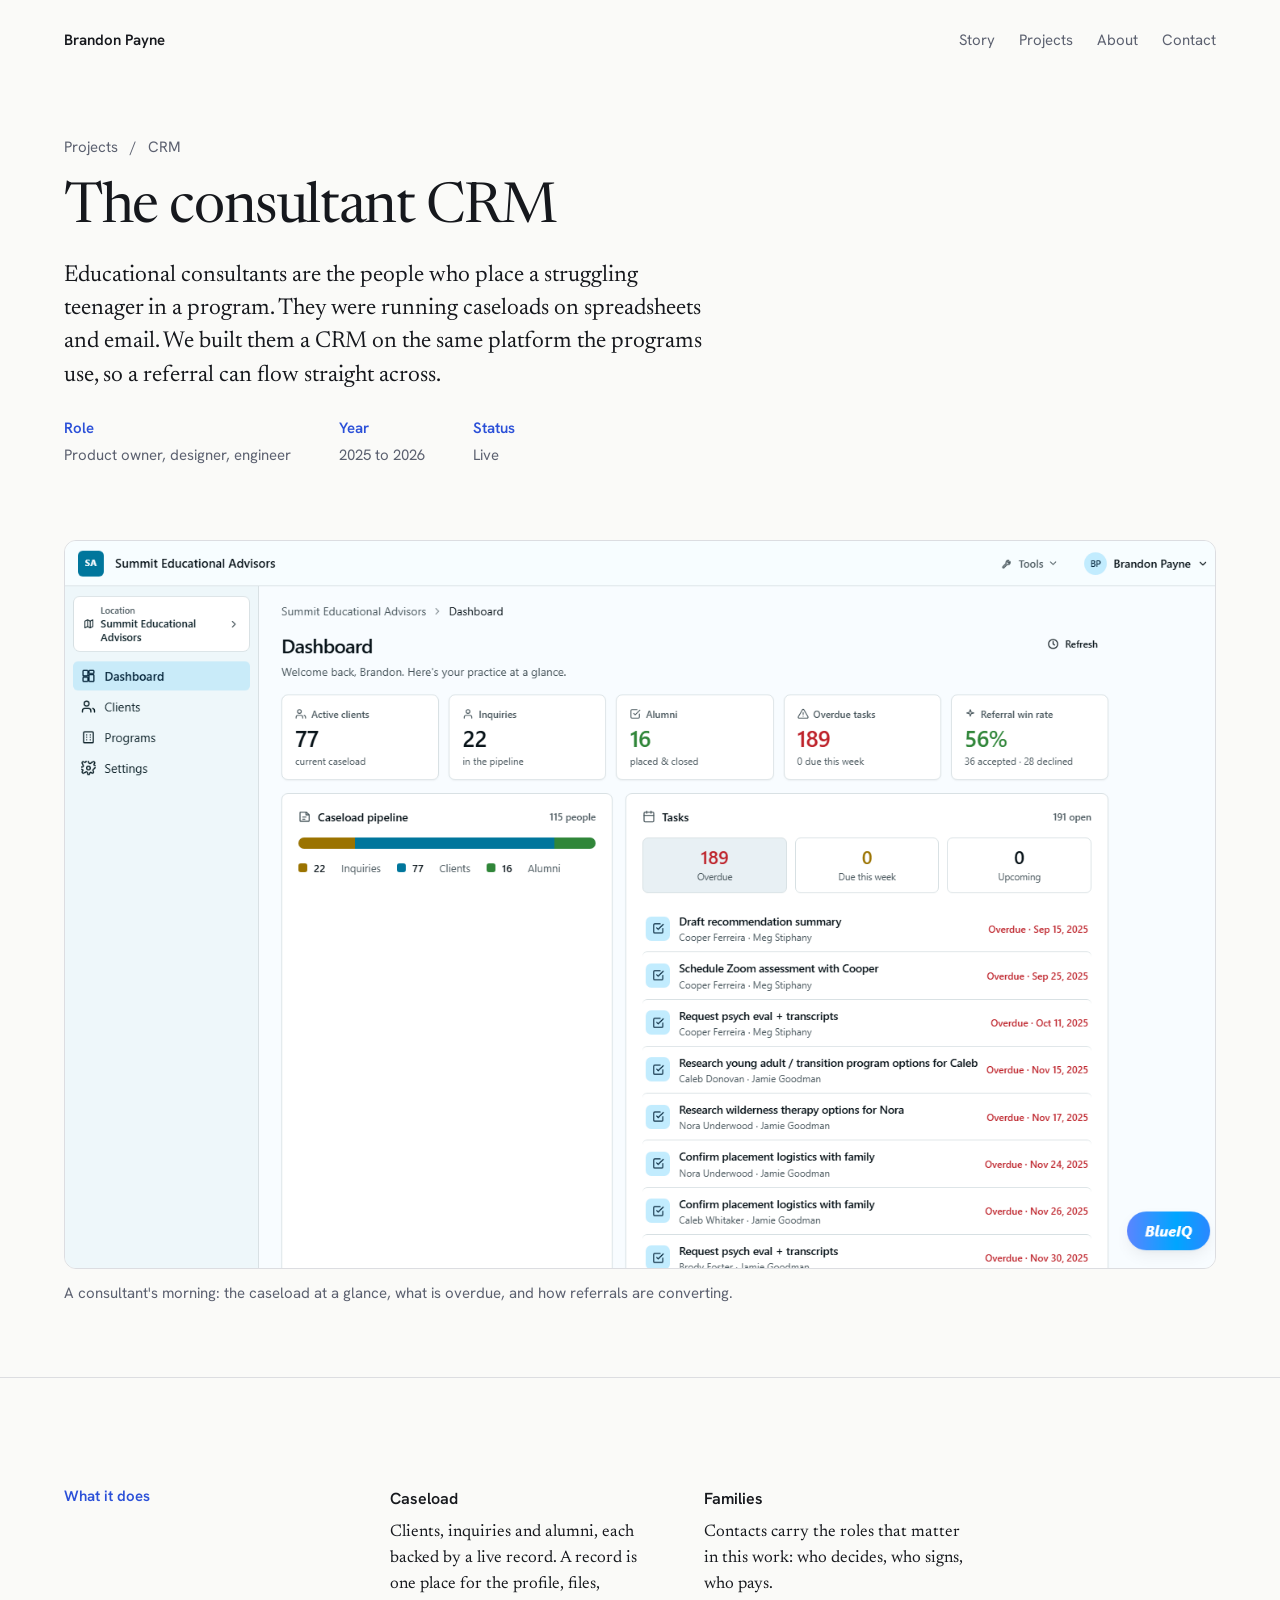
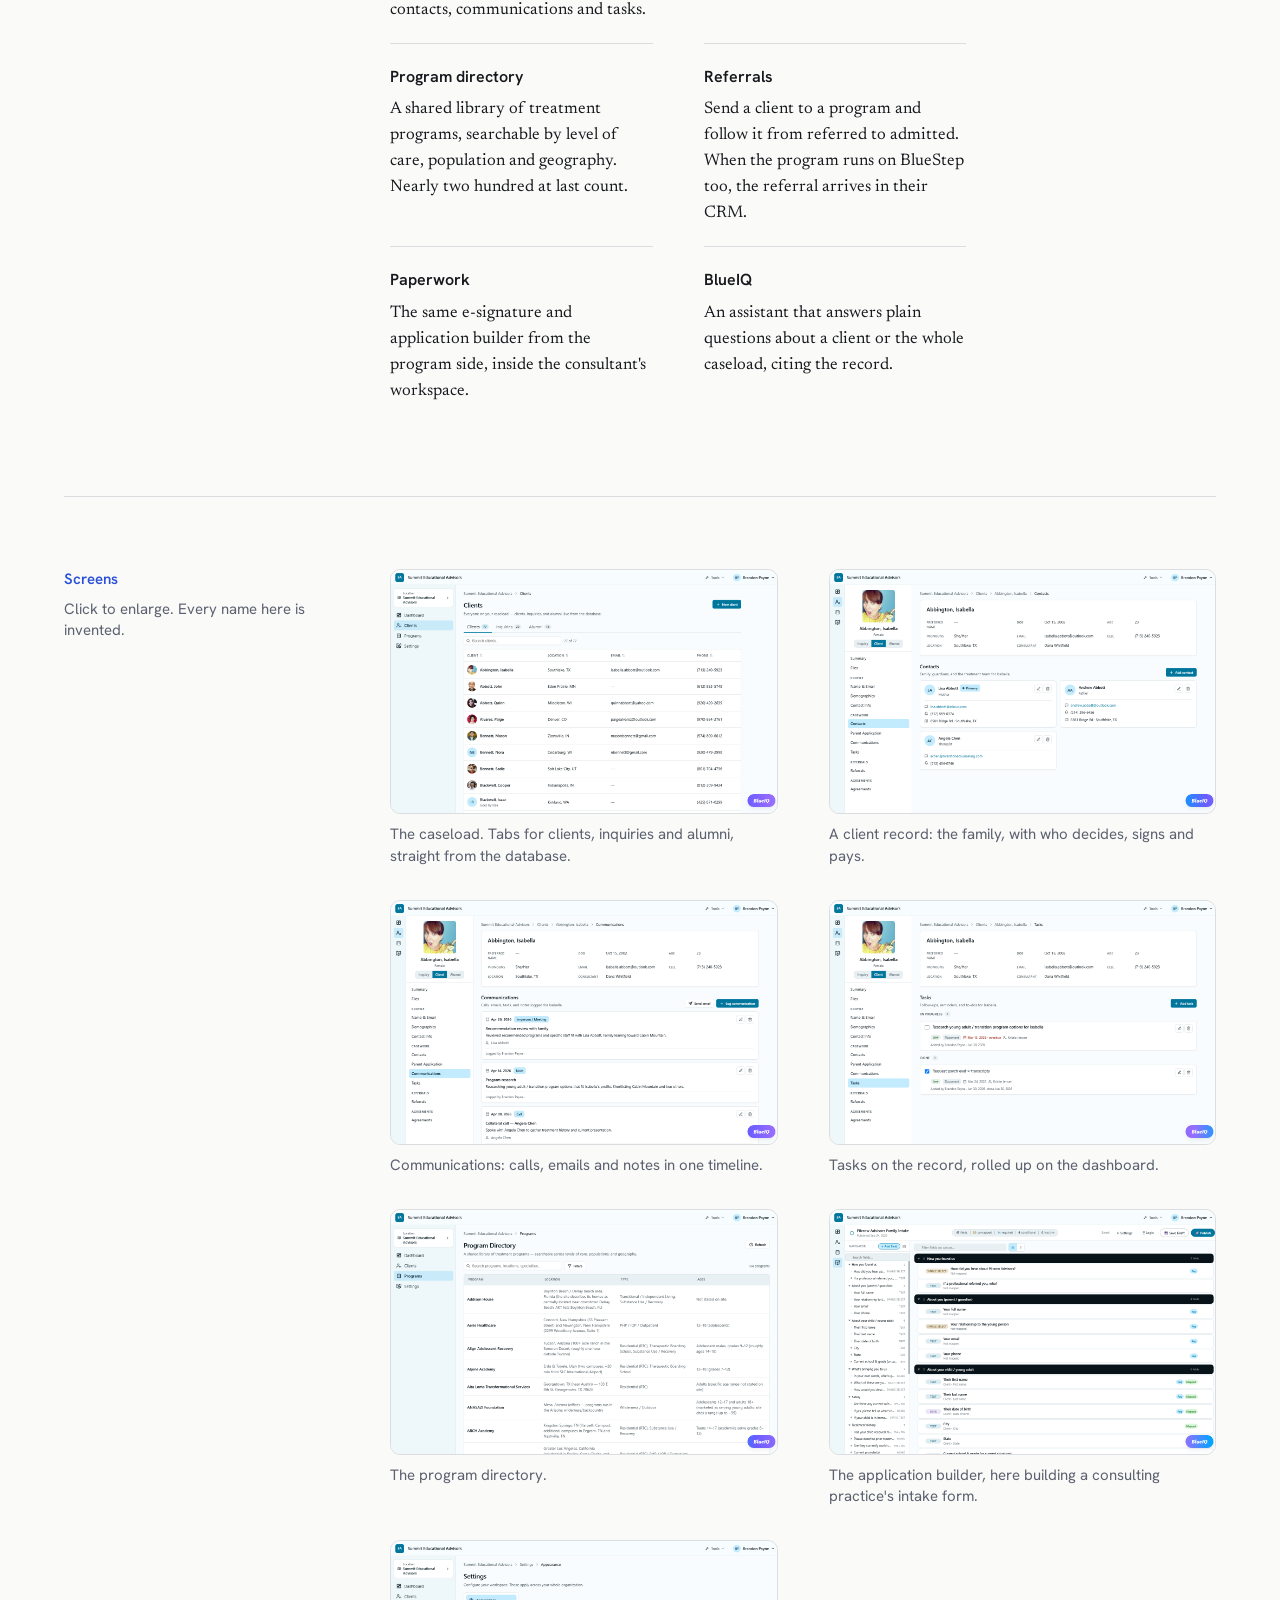
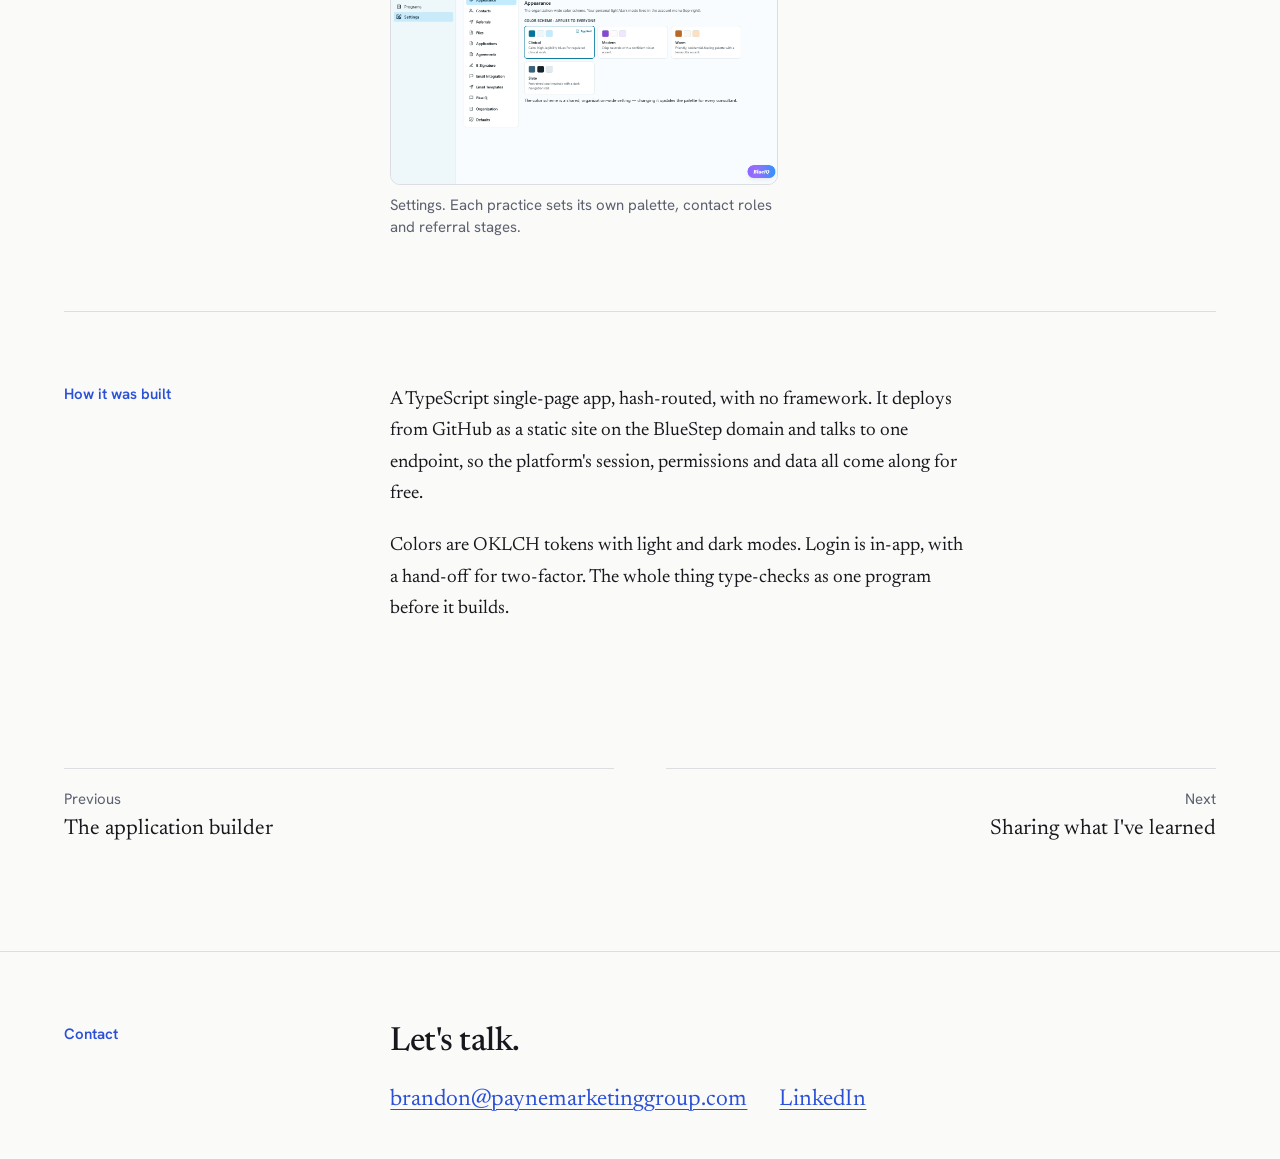
<file: projects/admissions-crm.html>
<!doctype html>
<html lang="en">
<head>
  <meta charset="utf-8">
  <meta name="viewport" content="width=device-width, initial-scale=1">
  <title>The consultant CRM - Brandon Payne</title>
  <link rel="icon" href="/favicon.svg" type="image/svg+xml">
  <link rel="icon" href="/favicon-32.png" type="image/png" sizes="32x32">
  <link rel="apple-touch-icon" href="/apple-touch-icon.png">
  <meta name="description" content="A CRM for the educational consultants who place students in treatment programs: caseload, families, a program directory, referrals, agreements and applications in one workspace.">
  <link rel="preconnect" href="https://fonts.googleapis.com">
  <link rel="preconnect" href="https://fonts.gstatic.com" crossorigin>
  <link href="https://fonts.googleapis.com/css2?family=Hanken+Grotesk:wght@400;500;600&family=Newsreader:ital,opsz,wght@0,6..72,300..600;1,6..72,300..500&display=swap" rel="stylesheet">
  <link rel="stylesheet" href="/styles.css?v=202610111100">
</head>
<body>
  <a class="skip" href="#main">Skip to content</a>

  <header class="site-header wrap">
    <a class="brand" href="/">Brandon Payne</a>
    <nav aria-label="Primary">
      <a href="/#story">Story</a>
      <a href="/#projects">Projects</a>
      <a href="/#about">About</a>
      <a href="/#contact">Contact</a>
    </nav>
  </header>

  <main id="main">
    <section class="project-hero wrap">
      <p class="crumb"><a href="/#projects">Projects</a> <span aria-hidden="true">/</span> CRM</p>
      <h1 class="project-title">The consultant CRM</h1>
      <p class="lede">Educational consultants are the people who place a struggling teenager in a program. They were running caseloads on spreadsheets and email. We built them a CRM on the same platform the programs use, so a referral can flow straight across.</p>
      <dl class="project-meta">
        <div><dt>Role</dt><dd>Product owner, designer, engineer</dd></div>
        <div><dt>Year</dt><dd>2025 to 2026</dd></div>
        <div><dt>Status</dt><dd>Live</dd></div>
      </dl>
    </section>

    <figure class="project-visual wrap">
      <a class="shot" href="/assets/projects/crm/dashboard.png" data-caption="The dashboard: caseload, pipeline, tasks and referral win rate.">
        <img class="shot-hero" src="/assets/projects/crm/dashboard.png" width="1424" height="900" alt="The consultant CRM dashboard with stat tiles for active clients, inquiries, alumni, overdue tasks and referral win rate, a caseload pipeline bar, and a task list">
      </a>
      <figcaption class="project-visual-caption">A consultant's morning: the caseload at a glance, what is overdue, and how referrals are converting.</figcaption>
    </figure>

    <section class="section project-body">
      <div class="wrap">
        <div class="row">
          <div class="row-label">
            <p class="label label-strong">What it does</p>
          </div>
          <div class="row-content">
            <div class="prose">
            <dl class="pairs pairs-flush">
              <div><dt>Caseload</dt><dd>Clients, inquiries and alumni, each backed by a live record. A record is one place for the profile, files, contacts, communications and tasks.</dd></div>
              <div><dt>Families</dt><dd>Contacts carry the roles that matter in this work: who decides, who signs, who pays.</dd></div>
              <div><dt>Program directory</dt><dd>A shared library of treatment programs, searchable by level of care, population and geography. Nearly two hundred at last count.</dd></div>
              <div><dt>Referrals</dt><dd>Send a client to a program and follow it from referred to admitted. When the program runs on BlueStep too, the referral arrives in their CRM.</dd></div>
              <div><dt>Paperwork</dt><dd>The same e-signature and application builder from the program side, inside the consultant's workspace.</dd></div>
              <div><dt>BlueIQ</dt><dd>An assistant that answers plain questions about a client or the whole caseload, citing the record.</dd></div>
            </dl>
            </div>
          </div>
        </div>

        <div class="row">
          <div class="row-label">
            <p class="label label-strong">Screens</p>
            <p class="label">Click to enlarge. Every name here is invented.</p>
          </div>
          <div class="row-content">
            <ul class="shots">
              <li><a class="shot" href="/assets/projects/crm/clients.png"><figure><img src="/assets/projects/crm/clients.png" width="1424" height="900" loading="lazy" alt="The Clients list with tabs for Clients, Inquiries and Alumni, a search box, and a table of clients with location, email and phone"><figcaption>The caseload. Tabs for clients, inquiries and alumni, straight from the database.</figcaption></figure></a></li>
              <li><a class="shot" href="/assets/projects/crm/contacts.png"><figure><img src="/assets/projects/crm/contacts.png" width="1424" height="900" loading="lazy" alt="A client record's Contacts tab"><figcaption>A client record: the family, with who decides, signs and pays.</figcaption></figure></a></li>
              <li><a class="shot" href="/assets/projects/crm/communications.png"><figure><img src="/assets/projects/crm/communications.png" width="1424" height="900" loading="lazy" alt="A client record's Communications tab, a timeline of calls, emails and notes"><figcaption>Communications: calls, emails and notes in one timeline.</figcaption></figure></a></li>
              <li><a class="shot" href="/assets/projects/crm/tasks.png"><figure><img src="/assets/projects/crm/tasks.png" width="1424" height="900" loading="lazy" alt="A client record's Tasks tab"><figcaption>Tasks on the record, rolled up on the dashboard.</figcaption></figure></a></li>
              <li><a class="shot" href="/assets/projects/crm/programs.png"><figure><img src="/assets/projects/crm/programs.png" width="1424" height="900" loading="lazy" alt="The Program Directory, a searchable table of treatment programs with location, type and ages"><figcaption>The program directory.</figcaption></figure></a></li>
              <li><a class="shot" href="/assets/projects/crm/builder.png"><figure><img src="/assets/projects/crm/builder.png" width="1424" height="900" loading="lazy" alt="The application builder inside the CRM, editing a family intake form"><figcaption>The application builder, here building a consulting practice's intake form.</figcaption></figure></a></li>
              <li><a class="shot" href="/assets/projects/crm/settings.png"><figure><img src="/assets/projects/crm/settings.png" width="1424" height="900" loading="lazy" alt="The Settings page with Appearance, Contacts, Referrals, Files and Applications sections"><figcaption>Settings. Each practice sets its own palette, contact roles and referral stages.</figcaption></figure></a></li>
            </ul>
          </div>
        </div>

        <div class="row">
          <div class="row-label">
            <p class="label label-strong">How it was built</p>
          </div>
          <div class="row-content">
            <div class="prose">
              <p>A TypeScript single-page app, hash-routed, with no framework. It deploys from GitHub as a static site on the BlueStep domain and talks to one endpoint, so the platform's session, permissions and data all come along for free.</p>
              <p>Colors are OKLCH tokens with light and dark modes. Login is in-app, with a hand-off for two-factor. The whole thing type-checks as one program before it builds.</p>
            </div>
          </div>
        </div>
      </div>
    </section>

    <nav class="project-nav wrap" aria-label="More projects">
      <a class="project-nav-link" href="/projects/application-builder.html"><span class="label">Previous</span><span class="project-nav-title">The application builder</span></a>
      <a class="project-nav-link is-next" href="/projects/speaking.html"><span class="label">Next</span><span class="project-nav-title">Sharing what I've learned</span></a>
    </nav>
  </main>

  <footer id="contact" class="site-footer">
    <div class="wrap row row-flush">
      <div class="row-label">
        <p class="label label-strong">Contact</p>
      </div>
      <div class="row-content">
        <h2 class="item-title">Let's talk.</h2>
        <p class="contact-links">
          <a href="mailto:brandon@paynemarketinggroup.com">brandon@paynemarketinggroup.com</a>
          <a href="https://www.linkedin.com/in/payne-brandon">LinkedIn</a>
        </p>
      </div>
    </div>
  </footer>
  <script src="/gallery.js?v=202610111100"></script>
</body>
</html>
</file>
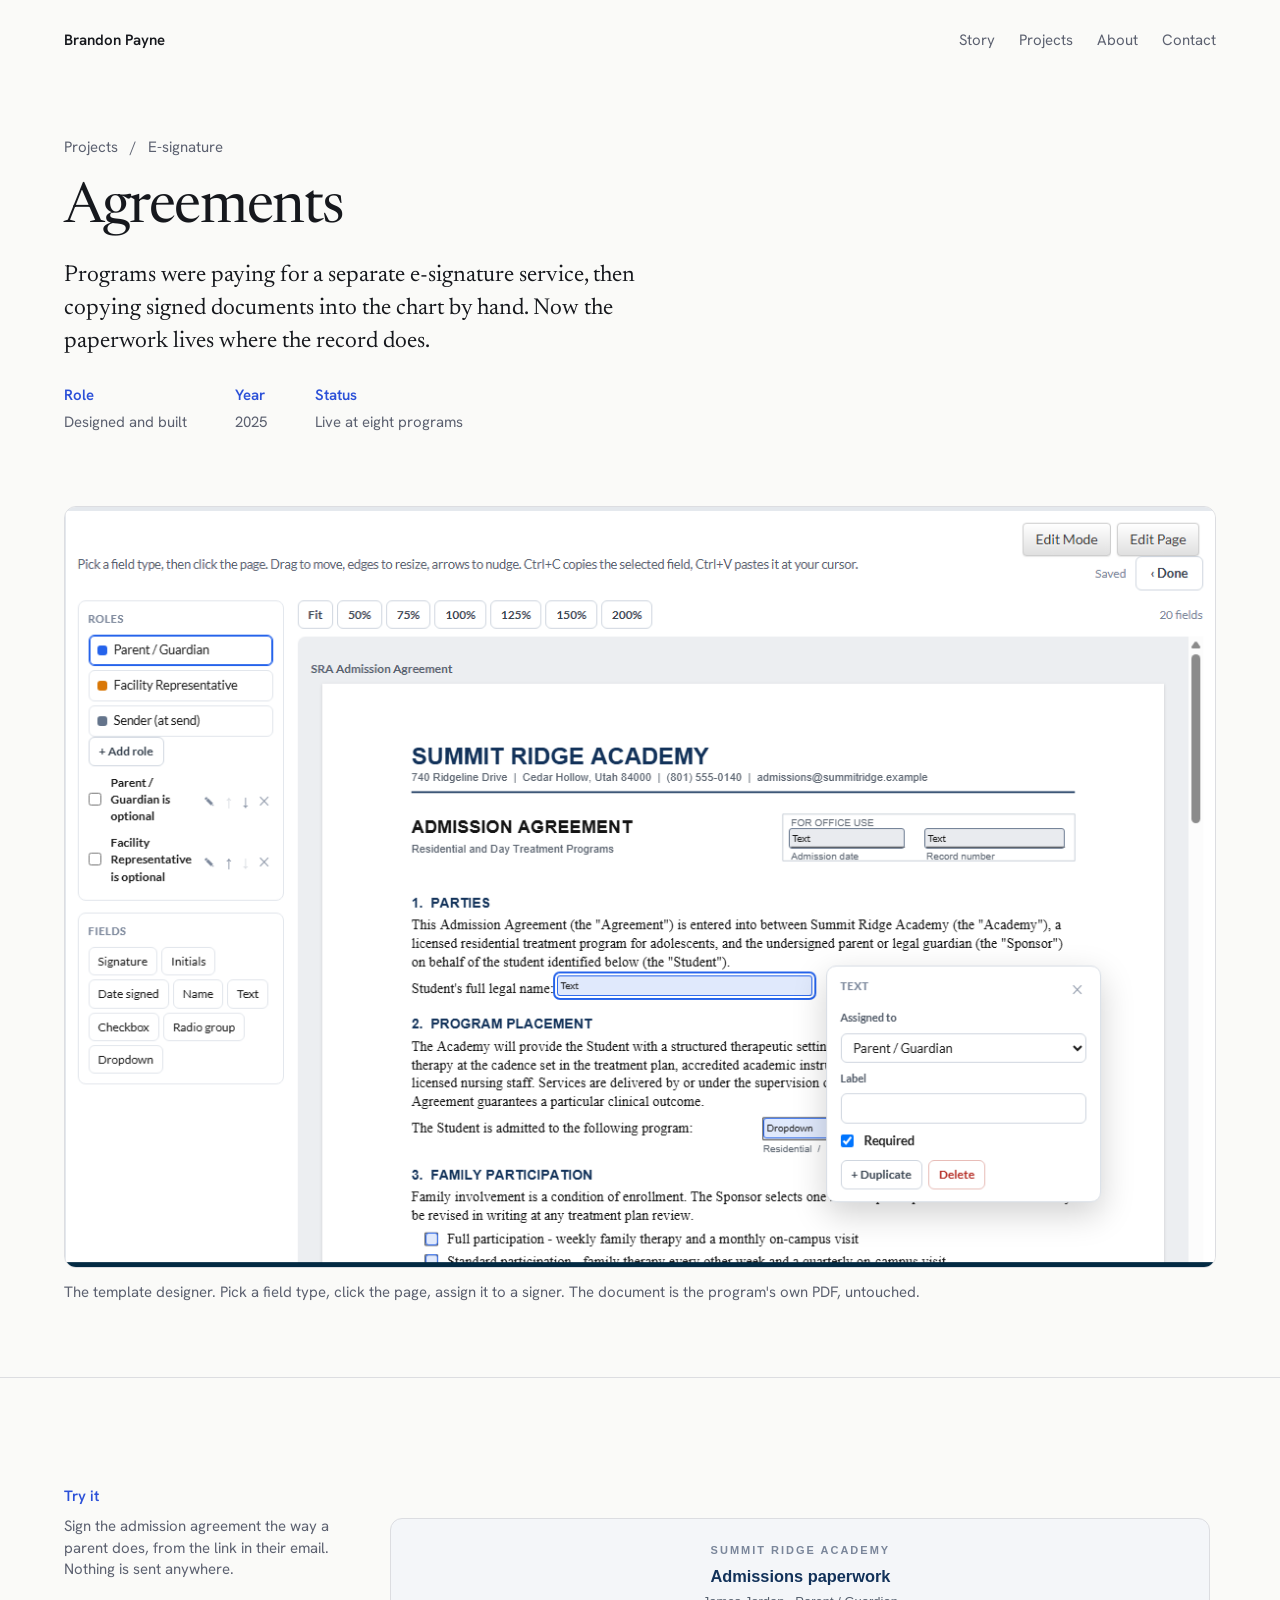
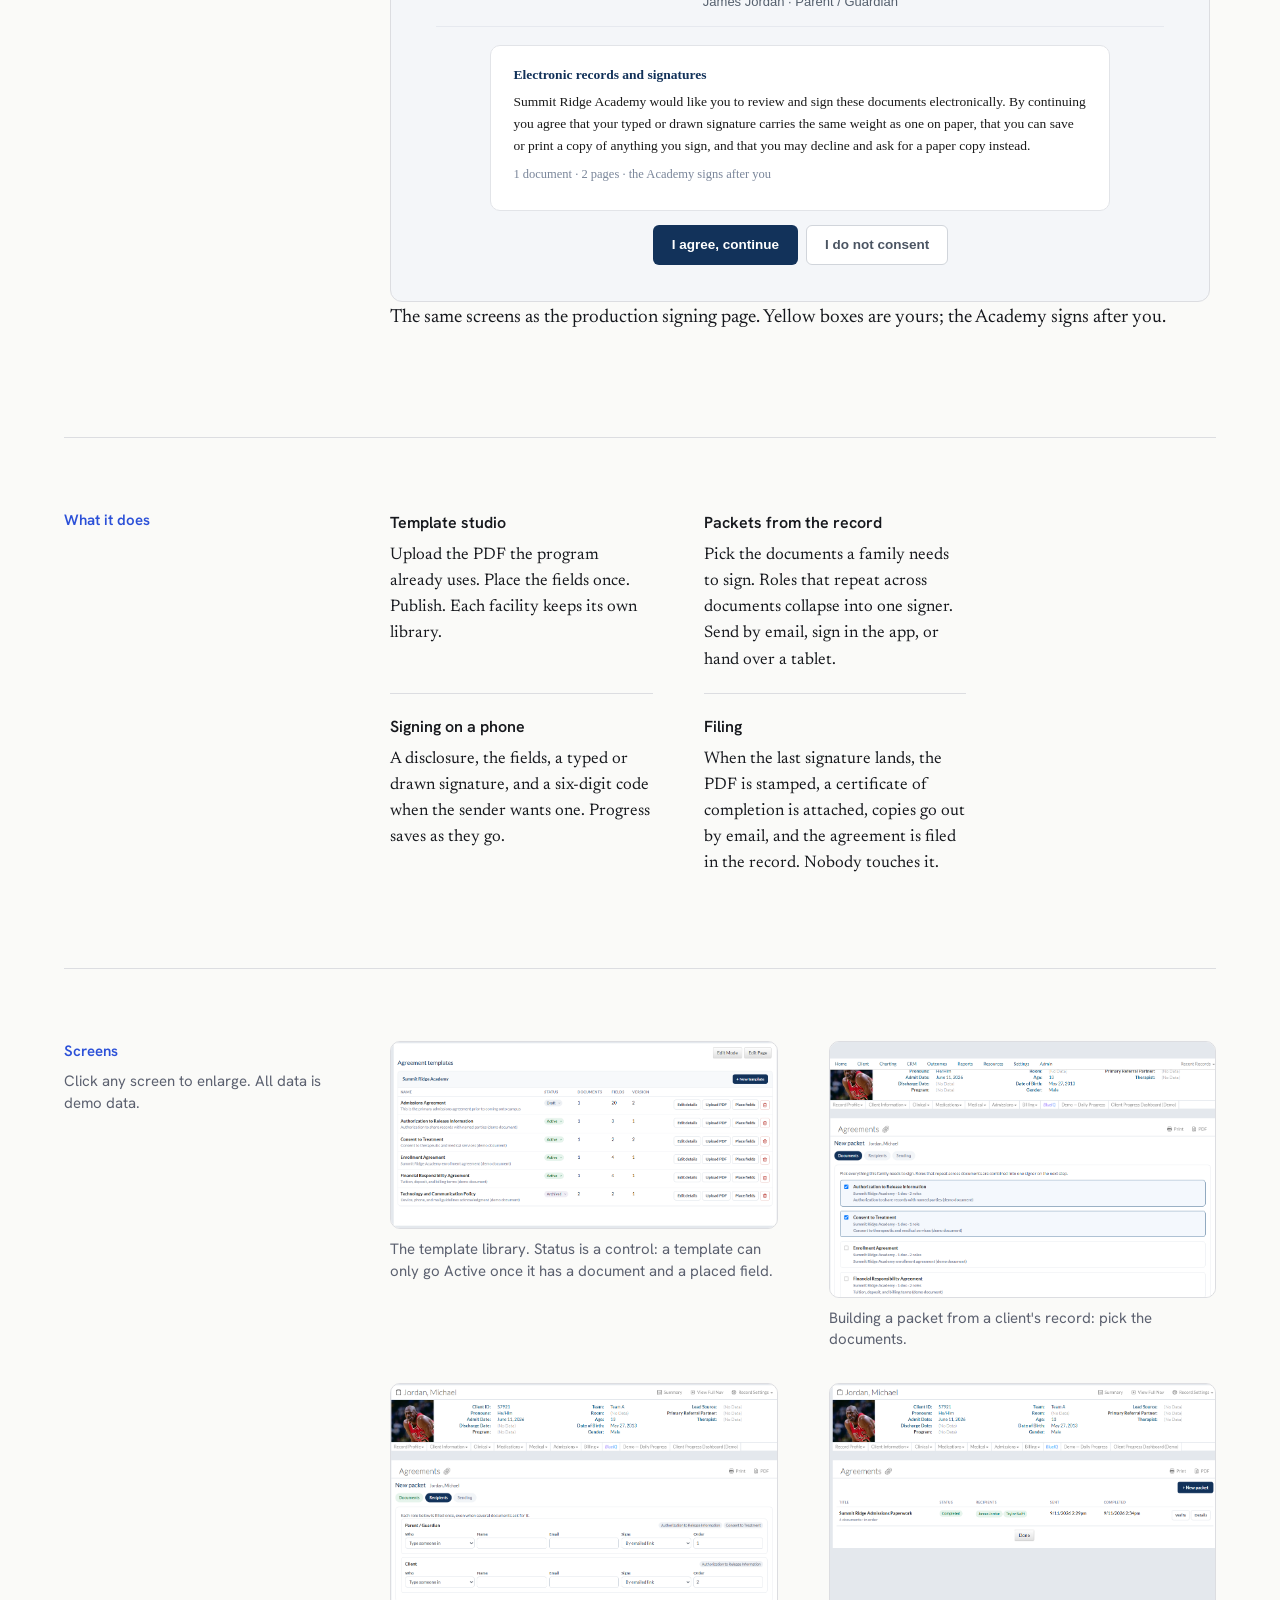
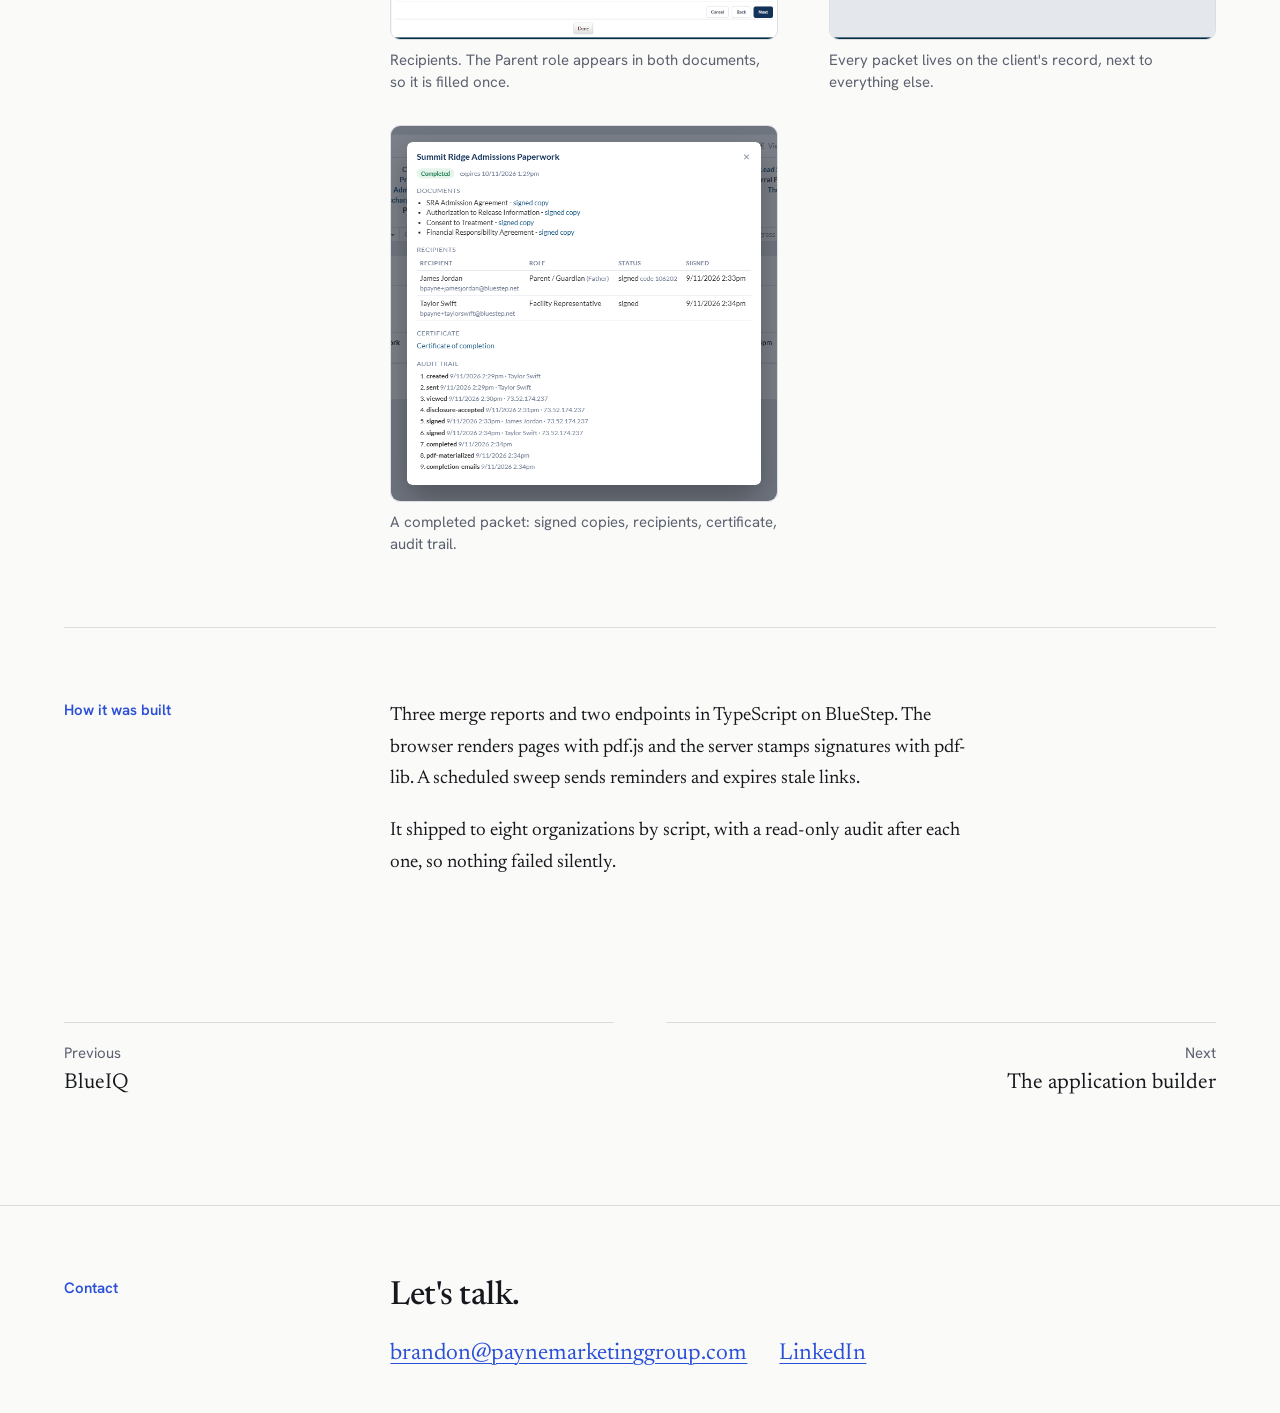
<file: projects/agreements.html>
<!doctype html>
<html lang="en">
<head>
  <meta charset="utf-8">
  <meta name="viewport" content="width=device-width, initial-scale=1">
  <title>Agreements - Brandon Payne</title>
  <link rel="icon" href="/favicon.svg" type="image/svg+xml">
  <link rel="icon" href="/favicon-32.png" type="image/png" sizes="32x32">
  <link rel="apple-touch-icon" href="/apple-touch-icon.png">
  <meta name="description" content="E-signature inside the chart: a template studio, signing from the record or a parent link, and automatic filing.">
  <link rel="preconnect" href="https://fonts.googleapis.com">
  <link rel="preconnect" href="https://fonts.gstatic.com" crossorigin>
  <link href="https://fonts.googleapis.com/css2?family=Hanken+Grotesk:wght@400;500;600&family=Newsreader:ital,opsz,wght@0,6..72,300..600;1,6..72,300..500&family=Dancing+Script:wght@600&family=Great+Vibes&family=Caveat:wght@600&display=swap" rel="stylesheet">
  <link rel="stylesheet" href="/styles.css?v=202610111100">
  <link rel="stylesheet" href="/sign-demo.css?v=202610111100">
</head>
<body>
  <a class="skip" href="#main">Skip to content</a>

  <header class="site-header wrap">
    <a class="brand" href="/">Brandon Payne</a>
    <nav aria-label="Primary">
      <a href="/#story">Story</a>
      <a href="/#projects">Projects</a>
      <a href="/#about">About</a>
      <a href="/#contact">Contact</a>
    </nav>
  </header>

  <main id="main">
    <section class="project-hero wrap">
      <p class="crumb"><a href="/#projects">Projects</a> <span aria-hidden="true">/</span> E-signature</p>
      <h1 class="project-title">Agreements</h1>
      <p class="lede">Programs were paying for a separate e-signature service, then copying signed documents into the chart by hand. Now the paperwork lives where the record does.</p>
      <dl class="project-meta">
        <div><dt>Role</dt><dd>Designed and built</dd></div>
        <div><dt>Year</dt><dd>2025</dd></div>
        <div><dt>Status</dt><dd>Live at eight programs</dd></div>
      </dl>
    </section>

    <figure class="project-visual wrap">
      <a class="shot" href="/assets/projects/agreements/designer.png" data-caption="The template designer: the program's own PDF, with fields placed by role.">
        <img class="shot-hero" src="/assets/projects/agreements/designer.png" width="1171" height="774" alt="The Agreement Studio designer showing a two-page admission agreement with text, dropdown, checkbox and initials fields placed on it, a roles panel on the left, and a field properties popover">
      </a>
      <figcaption class="project-visual-caption">The template designer. Pick a field type, click the page, assign it to a signer. The document is the program's own PDF, untouched.</figcaption>
    </figure>

    <section class="section project-body">
      <div class="wrap">
        <div class="row">
          <div class="row-label">
            <p class="label label-strong">Try it</p>
            <p class="label">Sign the admission agreement the way a parent does, from the link in their email. Nothing is sent anywhere.</p>
          </div>
          <div class="row-content">
            <figure class="demo" aria-label="Interactive demo of parent signing">
              <div class="demo-frame sgd-frame">
                <div id="sgd" class="sgd-wrap"></div>
              </div>
              <figcaption class="demo-foot"><span>The same screens as the production signing page. Yellow boxes are yours; the Academy signs after you.</span></figcaption>
            </figure>
          </div>
        </div>

        <div class="row">
          <div class="row-label">
            <p class="label label-strong">What it does</p>
          </div>
          <div class="row-content">
            <div class="prose">
            <dl class="pairs pairs-flush">
              <div><dt>Template studio</dt><dd>Upload the PDF the program already uses. Place the fields once. Publish. Each facility keeps its own library.</dd></div>
              <div><dt>Packets from the record</dt><dd>Pick the documents a family needs to sign. Roles that repeat across documents collapse into one signer. Send by email, sign in the app, or hand over a tablet.</dd></div>
              <div><dt>Signing on a phone</dt><dd>A disclosure, the fields, a typed or drawn signature, and a six-digit code when the sender wants one. Progress saves as they go.</dd></div>
              <div><dt>Filing</dt><dd>When the last signature lands, the PDF is stamped, a certificate of completion is attached, copies go out by email, and the agreement is filed in the record. Nobody touches it.</dd></div>
            </dl>
            </div>
          </div>
        </div>

        <div class="row">
          <div class="row-label">
            <p class="label label-strong">Screens</p>
            <p class="label">Click any screen to enlarge. All data is demo data.</p>
          </div>
          <div class="row-content">
            <ul class="shots">
              <li><a class="shot" href="/assets/projects/agreements/studio-list.png"><figure><img src="/assets/projects/agreements/studio-list.png" width="1179" height="570" loading="lazy" alt="Agreement templates library listing six templates with status, documents, fields and version columns"><figcaption>The template library. Status is a control: a template can only go Active once it has a document and a placed field.</figcaption></figure></a></li>
              <li><a class="shot" href="/assets/projects/agreements/wizard-documents.png"><figure><img src="/assets/projects/agreements/wizard-documents.png" width="1171" height="774" loading="lazy" alt="New packet wizard, documents step, with two templates checked"><figcaption>Building a packet from a client's record: pick the documents.</figcaption></figure></a></li>
              <li><a class="shot" href="/assets/projects/agreements/wizard-recipients.png"><figure><img src="/assets/projects/agreements/wizard-recipients.png" width="1171" height="774" loading="lazy" alt="New packet wizard, recipients step, showing a Parent / Guardian role and a Client role with name, email, signing method and order"><figcaption>Recipients. The Parent role appears in both documents, so it is filled once.</figcaption></figure></a></li>
              <li><a class="shot" href="/assets/projects/agreements/record-tab.png"><figure><img src="/assets/projects/agreements/record-tab.png" width="1171" height="774" loading="lazy" alt="A client record with the Agreements tab showing one completed packet"><figcaption>Every packet lives on the client's record, next to everything else.</figcaption></figure></a></li>
              <li><a class="shot" href="/assets/projects/agreements/envelope-details.png"><figure><img src="/assets/projects/agreements/envelope-details.png" width="720" height="700" loading="lazy" alt="Packet details dialog showing four signed documents, two recipients, a certificate of completion and a nine-step audit trail"><figcaption>A completed packet: signed copies, recipients, certificate, audit trail.</figcaption></figure></a></li>
            </ul>
          </div>
        </div>

        <div class="row">
          <div class="row-label">
            <p class="label label-strong">How it was built</p>
          </div>
          <div class="row-content">
            <div class="prose">
              <p>Three merge reports and two endpoints in TypeScript on BlueStep. The browser renders pages with pdf.js and the server stamps signatures with pdf-lib. A scheduled sweep sends reminders and expires stale links.</p>
              <p>It shipped to eight organizations by script, with a read-only audit after each one, so nothing failed silently.</p>
            </div>
          </div>
        </div>
      </div>
    </section>

    <nav class="project-nav wrap" aria-label="More projects">
      <a class="project-nav-link" href="/projects/blueiq.html"><span class="label">Previous</span><span class="project-nav-title">BlueIQ</span></a>
      <a class="project-nav-link is-next" href="/projects/application-builder.html"><span class="label">Next</span><span class="project-nav-title">The application builder</span></a>
    </nav>
  </main>

  <footer id="contact" class="site-footer">
    <div class="wrap row row-flush">
      <div class="row-label">
        <p class="label label-strong">Contact</p>
      </div>
      <div class="row-content">
        <h2 class="item-title">Let's talk.</h2>
        <p class="contact-links">
          <a href="mailto:brandon@paynemarketinggroup.com">brandon@paynemarketinggroup.com</a>
          <a href="https://www.linkedin.com/in/payne-brandon">LinkedIn</a>
        </p>
      </div>
    </div>
  </footer>
  <script src="/sign-demo.js?v=202610111100"></script>
  <script src="/gallery.js?v=202610111100"></script>
</body>
</html>
</file>
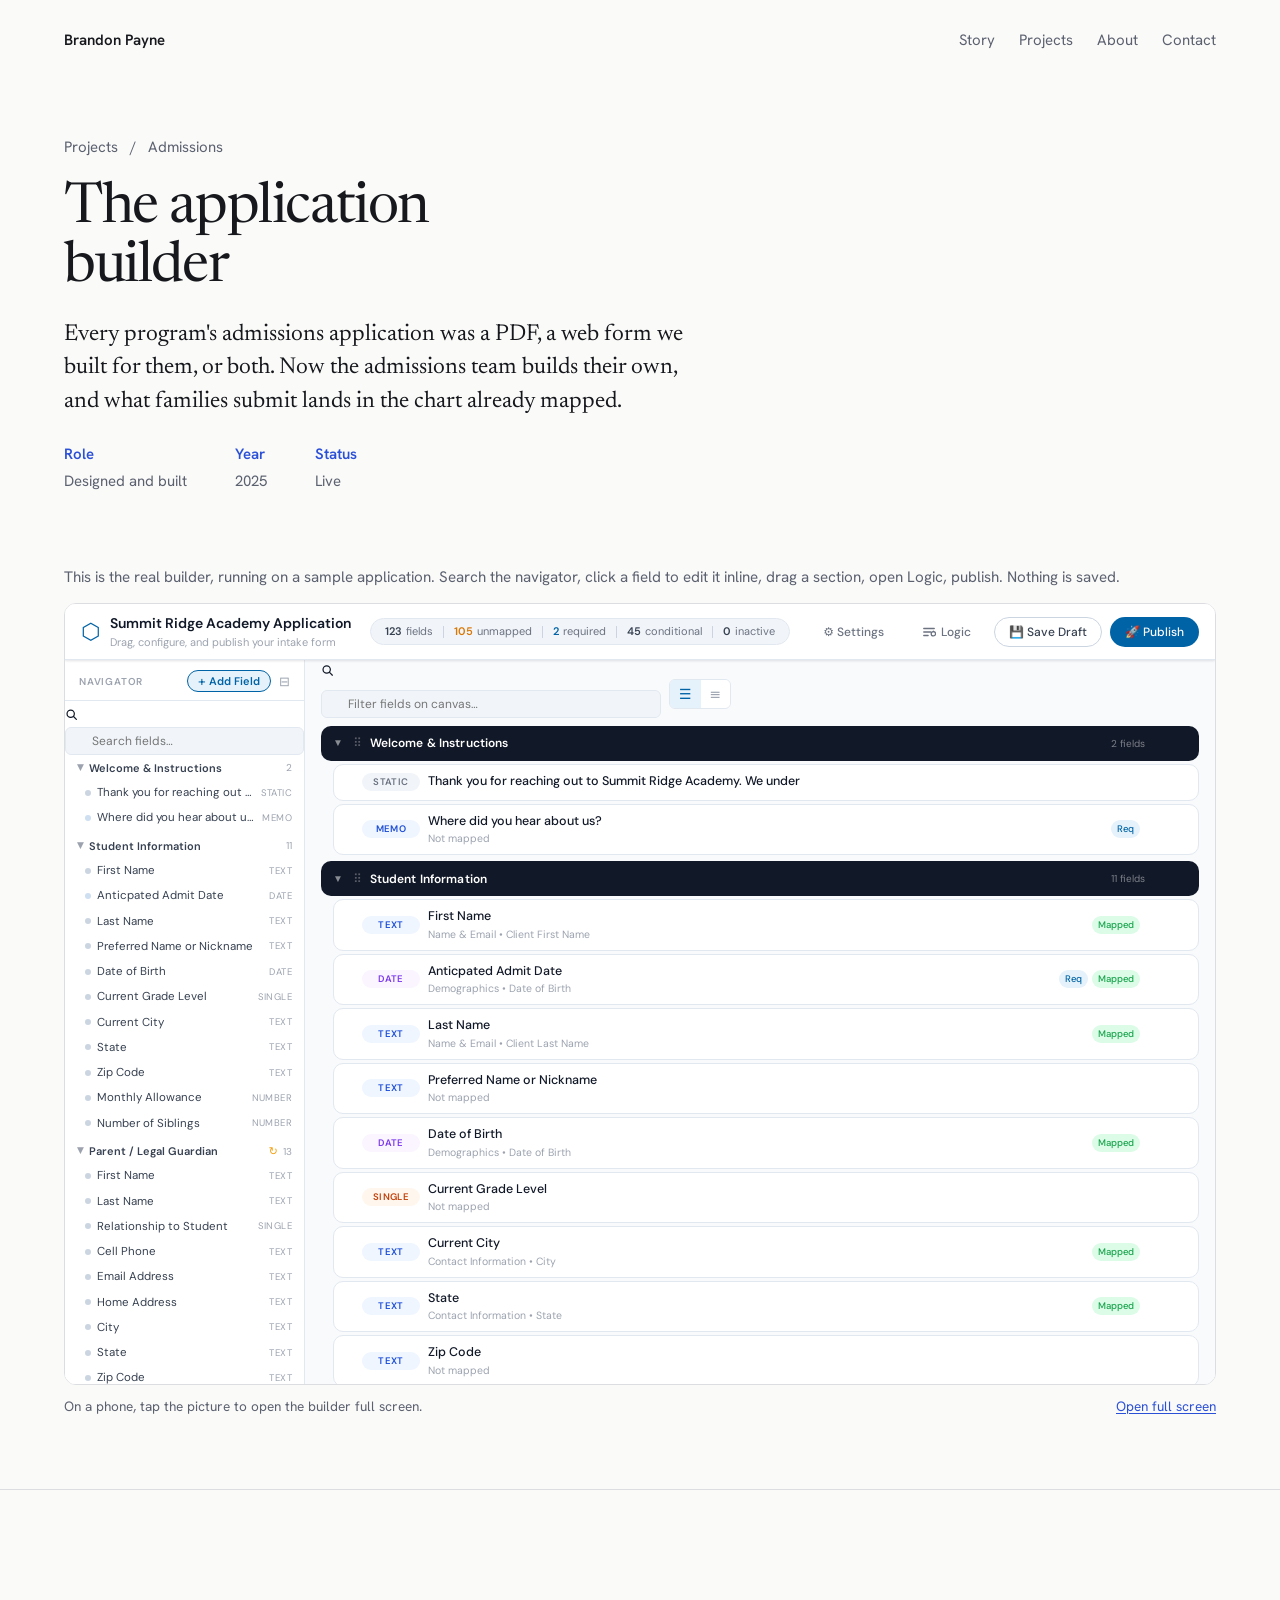
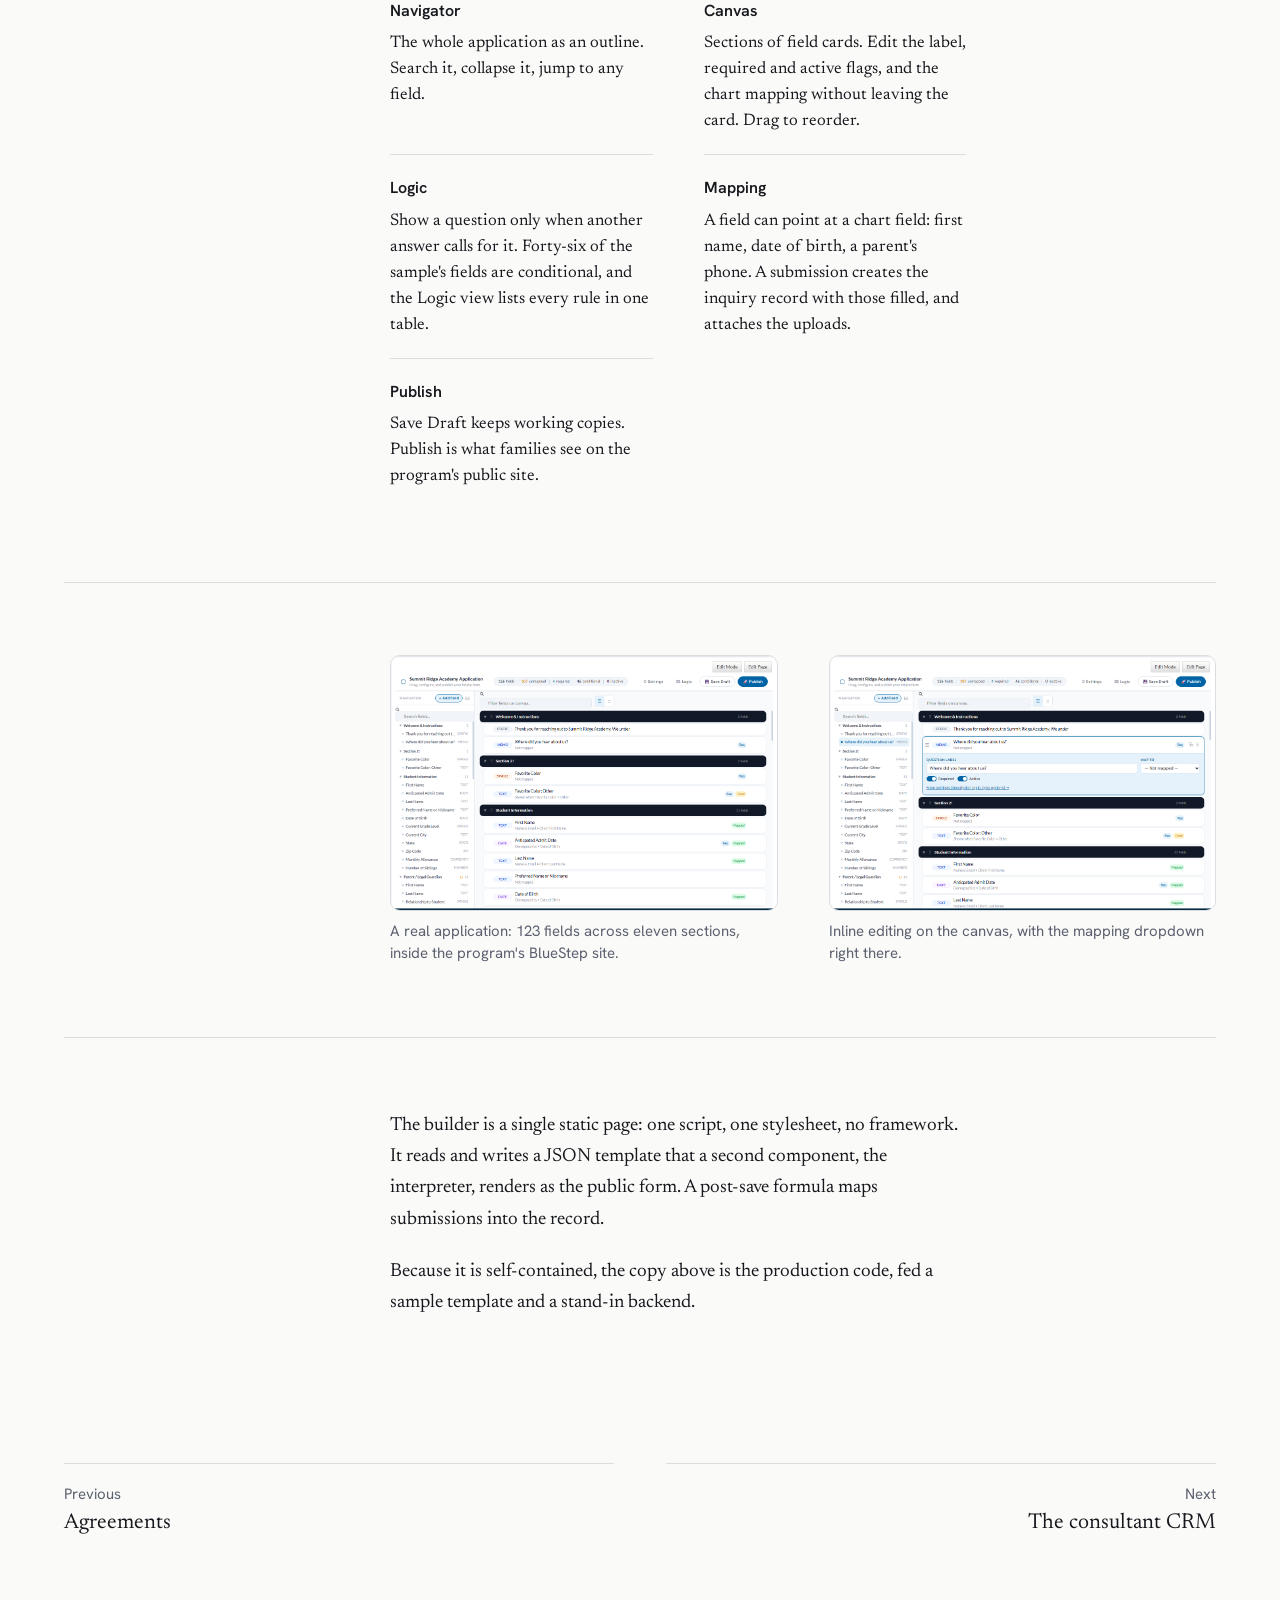
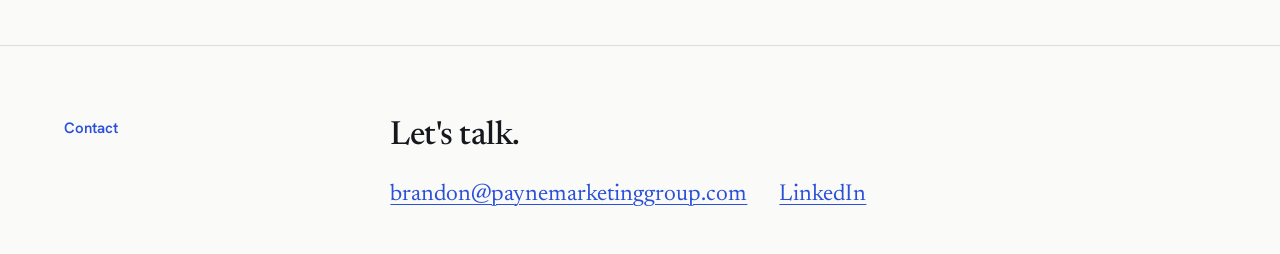
<file: projects/application-builder.html>
<!doctype html>
<html lang="en">
<head>
  <meta charset="utf-8">
  <meta name="viewport" content="width=device-width, initial-scale=1">
  <title>The application builder - Brandon Payne</title>
  <link rel="icon" href="/favicon.svg" type="image/svg+xml">
  <link rel="icon" href="/favicon-32.png" type="image/png" sizes="32x32">
  <link rel="apple-touch-icon" href="/apple-touch-icon.png">
  <meta name="description" content="Drag-and-drop admissions applications with conditional questions, submitted on a public site and mapped straight into the chart.">
  <link rel="preconnect" href="https://fonts.googleapis.com">
  <link rel="preconnect" href="https://fonts.gstatic.com" crossorigin>
  <link href="https://fonts.googleapis.com/css2?family=Hanken+Grotesk:wght@400;500;600&family=Newsreader:ital,opsz,wght@0,6..72,300..600;1,6..72,300..500&display=swap" rel="stylesheet">
  <link rel="stylesheet" href="/styles.css?v=202610111100">
</head>
<body>
  <a class="skip" href="#main">Skip to content</a>

  <header class="site-header wrap">
    <a class="brand" href="/">Brandon Payne</a>
    <nav aria-label="Primary">
      <a href="/#story">Story</a>
      <a href="/#projects">Projects</a>
      <a href="/#about">About</a>
      <a href="/#contact">Contact</a>
    </nav>
  </header>

  <main id="main">
    <section class="project-hero wrap">
      <p class="crumb"><a href="/#projects">Projects</a> <span aria-hidden="true">/</span> Admissions</p>
      <h1 class="project-title">The application builder</h1>
      <p class="lede">Every program's admissions application was a PDF, a web form we built for them, or both. Now the admissions team builds their own, and what families submit lands in the chart already mapped.</p>
      <dl class="project-meta">
        <div><dt>Role</dt><dd>Designed and built</dd></div>
        <div><dt>Year</dt><dd>2025</dd></div>
        <div><dt>Status</dt><dd>Live</dd></div>
      </dl>
    </section>

    <figure class="project-visual wrap">
      <p class="demo-intro">This is the real builder, running on a sample application. Search the navigator, click a field to edit it inline, drag a section, open Logic, publish. Nothing is saved.</p>
      <div class="embed">
        <iframe src="/demos/appbuilder/" title="Application Builder demo" loading="lazy"></iframe>
        <a class="embed-fallback" href="/demos/appbuilder/"><img src="/assets/projects/appbuilder/builder.png" width="1171" height="774" alt="The Application Builder: a navigator of sections on the left, a canvas of field cards in the middle, and a status bar counting fields, unmapped, required and conditional"></a>
      </div>
      <figcaption class="embed-note"><span>On a phone, tap the picture to open the builder full screen.</span><a href="/demos/appbuilder/" target="_blank" rel="noopener">Open full screen</a></figcaption>
    </figure>

    <section class="section project-body">
      <div class="wrap">
        <div class="row">
          <div class="row-label">
            <p class="label label-strong">What it does</p>
          </div>
          <div class="row-content">
            <div class="prose">
            <dl class="pairs pairs-flush">
              <div><dt>Navigator</dt><dd>The whole application as an outline. Search it, collapse it, jump to any field.</dd></div>
              <div><dt>Canvas</dt><dd>Sections of field cards. Edit the label, required and active flags, and the chart mapping without leaving the card. Drag to reorder.</dd></div>
              <div><dt>Logic</dt><dd>Show a question only when another answer calls for it. Forty-six of the sample's fields are conditional, and the Logic view lists every rule in one table.</dd></div>
              <div><dt>Mapping</dt><dd>A field can point at a chart field: first name, date of birth, a parent's phone. A submission creates the inquiry record with those filled, and attaches the uploads.</dd></div>
              <div><dt>Publish</dt><dd>Save Draft keeps working copies. Publish is what families see on the program's public site.</dd></div>
            </dl>
            </div>
          </div>
        </div>

        <div class="row">
          <div class="row-label">
            <p class="label label-strong">Screens</p>
            <p class="label">Click to enlarge.</p>
          </div>
          <div class="row-content">
            <ul class="shots">
              <li><a class="shot" href="/assets/projects/appbuilder/builder.png"><figure><img src="/assets/projects/appbuilder/builder.png" width="1171" height="774" loading="lazy" alt="The Application Builder inside BlueStep with a 123-field application loaded"><figcaption>A real application: 123 fields across eleven sections, inside the program's BlueStep site.</figcaption></figure></a></li>
              <li><a class="shot" href="/assets/projects/appbuilder/inspector.png"><figure><img src="/assets/projects/appbuilder/inspector.png" width="1171" height="774" loading="lazy" alt="A field card expanded on the canvas, showing the question label, a Map To dropdown, and Required and Active toggles"><figcaption>Inline editing on the canvas, with the mapping dropdown right there.</figcaption></figure></a></li>
            </ul>
          </div>
        </div>

        <div class="row">
          <div class="row-label">
            <p class="label label-strong">How it was built</p>
          </div>
          <div class="row-content">
            <div class="prose">
              <p>The builder is a single static page: one script, one stylesheet, no framework. It reads and writes a JSON template that a second component, the interpreter, renders as the public form. A post-save formula maps submissions into the record.</p>
              <p>Because it is self-contained, the copy above is the production code, fed a sample template and a stand-in backend.</p>
            </div>
          </div>
        </div>
      </div>
    </section>

    <nav class="project-nav wrap" aria-label="More projects">
      <a class="project-nav-link" href="/projects/agreements.html"><span class="label">Previous</span><span class="project-nav-title">Agreements</span></a>
      <a class="project-nav-link is-next" href="/projects/admissions-crm.html"><span class="label">Next</span><span class="project-nav-title">The consultant CRM</span></a>
    </nav>
  </main>

  <footer id="contact" class="site-footer">
    <div class="wrap row row-flush">
      <div class="row-label">
        <p class="label label-strong">Contact</p>
      </div>
      <div class="row-content">
        <h2 class="item-title">Let's talk.</h2>
        <p class="contact-links">
          <a href="mailto:brandon@paynemarketinggroup.com">brandon@paynemarketinggroup.com</a>
          <a href="https://www.linkedin.com/in/payne-brandon">LinkedIn</a>
        </p>
      </div>
    </div>
  </footer>
  <script src="/gallery.js?v=202610111100"></script>
</body>
</html>
</file>
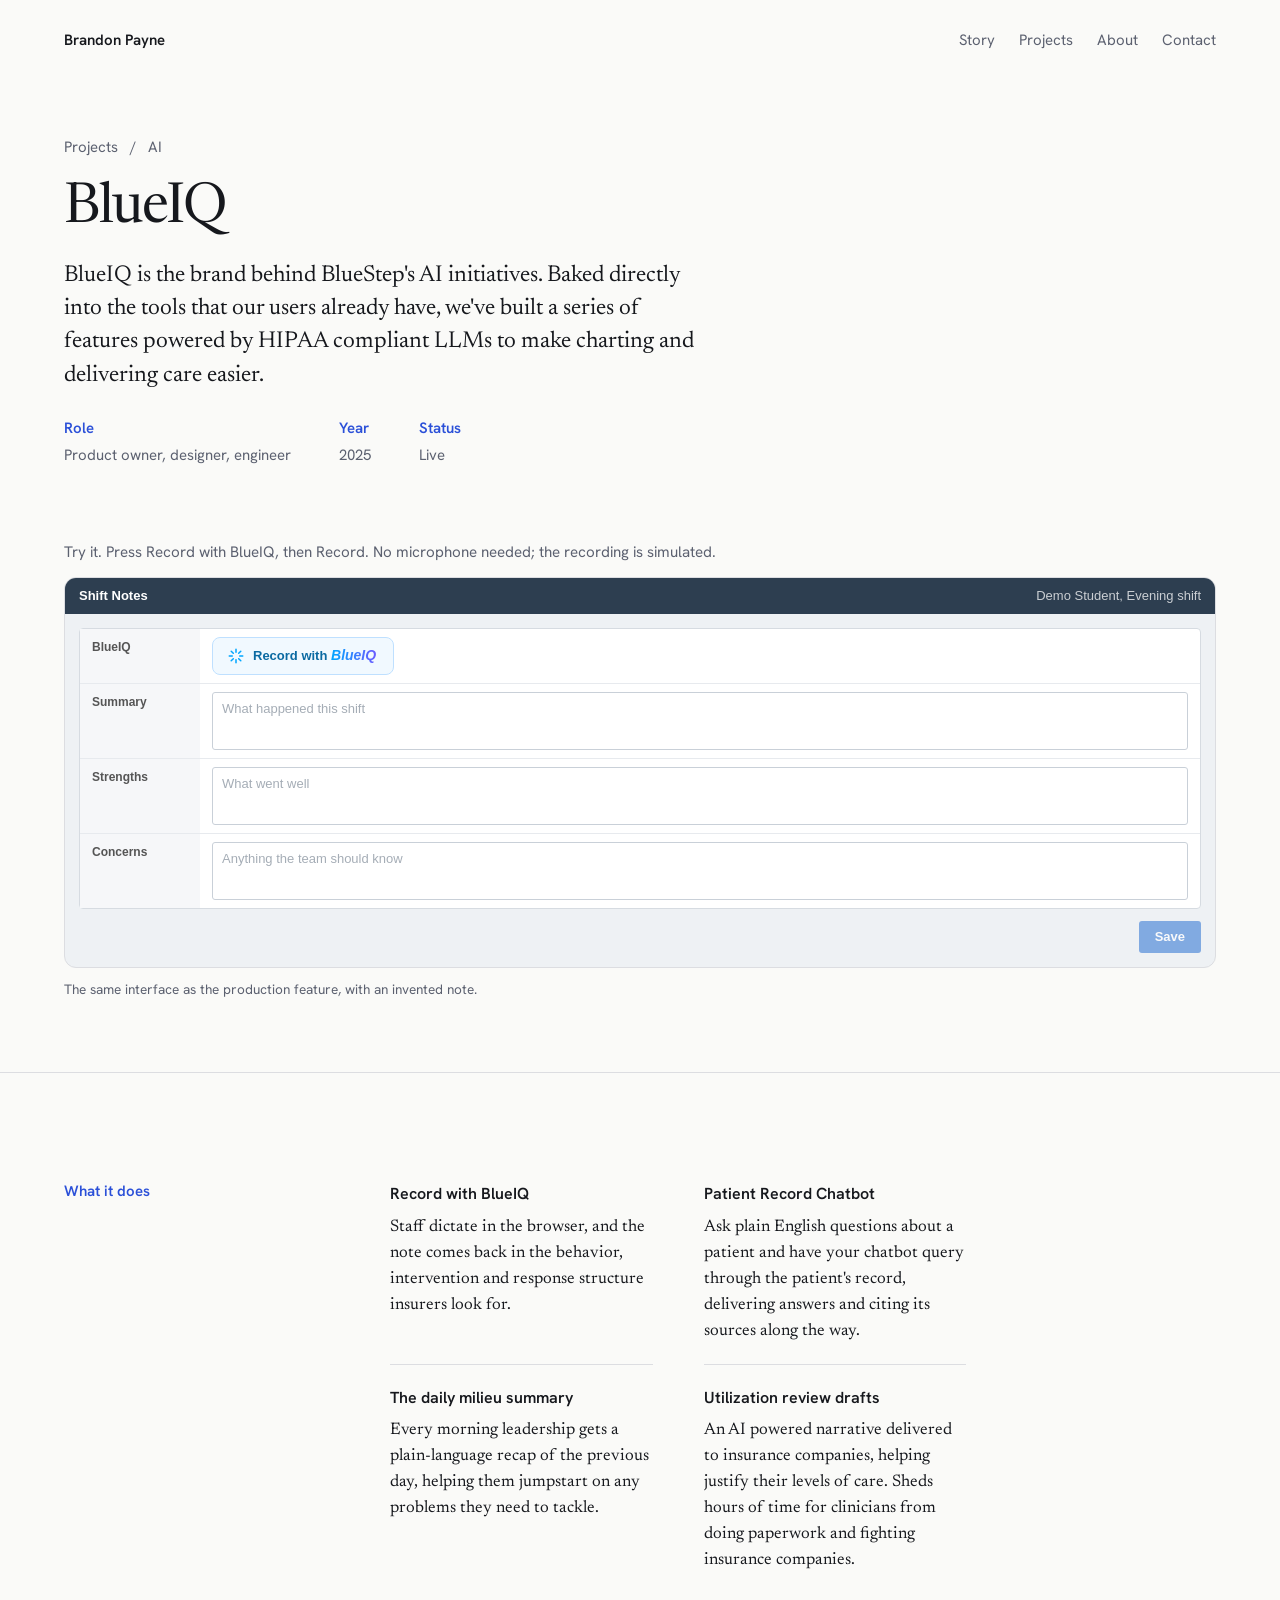
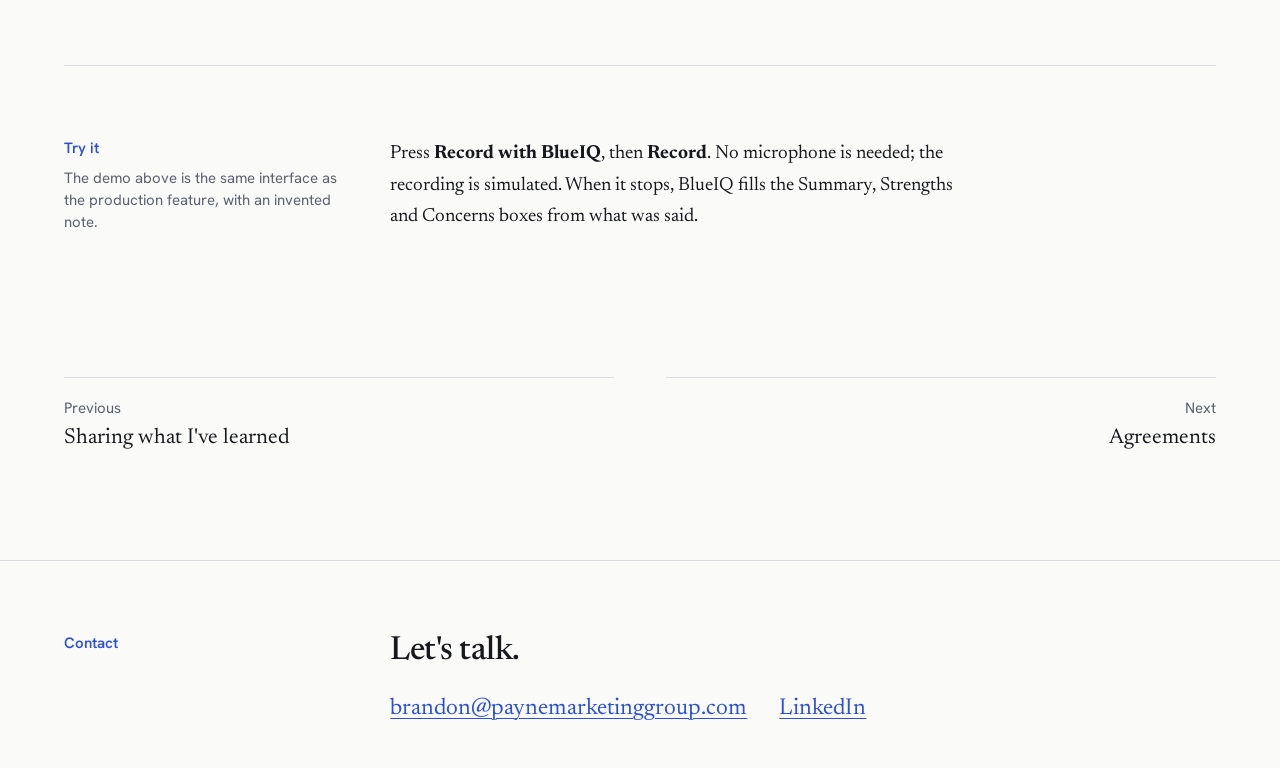
<file: projects/blueiq.html>
<!doctype html>
<html lang="en">
<head>
  <meta charset="utf-8">
  <meta name="viewport" content="width=device-width, initial-scale=1">
  <title>BlueIQ - Brandon Payne</title>
  <link rel="icon" href="/favicon.svg" type="image/svg+xml">
  <link rel="icon" href="/favicon-32.png" type="image/png" sizes="32x32">
  <link rel="apple-touch-icon" href="/apple-touch-icon.png">
  <meta name="description" content="AI dictation, a chatbot over the chart, and daily summaries, built into the tools staff already use.">
  <link rel="preconnect" href="https://fonts.googleapis.com">
  <link rel="preconnect" href="https://fonts.gstatic.com" crossorigin>
  <link href="https://fonts.googleapis.com/css2?family=Hanken+Grotesk:wght@400;500;600&family=Newsreader:ital,opsz,wght@0,6..72,300..600;1,6..72,300..500&display=swap" rel="stylesheet">
  <link rel="stylesheet" href="/styles.css?v=202610111100">
  <link rel="stylesheet" href="/demo.css?v=202610111100">
</head>
<body>
  <a class="skip" href="#main">Skip to content</a>

  <header class="site-header wrap">
    <a class="brand" href="/">Brandon Payne</a>
    <nav aria-label="Primary">
      <a href="/#story">Story</a>
      <a href="/#projects">Projects</a>
      <a href="/#about">About</a>
      <a href="/#contact">Contact</a>
    </nav>
  </header>

  <main id="main">
    <section class="project-hero wrap">
      <p class="crumb"><a href="/#projects">Projects</a> <span aria-hidden="true">/</span> AI</p>
      <h1 class="project-title">BlueIQ</h1>
      <p class="lede">BlueIQ is the brand behind BlueStep's AI initiatives. Baked directly into the tools that our users already have, we've built a series of features powered by HIPAA compliant LLMs to make charting and delivering care easier.</p>
      <dl class="project-meta">
        <div><dt>Role</dt><dd>Product owner, designer, engineer</dd></div>
        <div><dt>Year</dt><dd>2025</dd></div>
        <div><dt>Status</dt><dd>Live</dd></div>
      </dl>
    </section>

    <figure class="project-visual wrap">
      <figure class="demo" aria-label="Interactive demo of Record with BlueIQ">
        <p class="demo-intro">Try it. Press Record with BlueIQ, then Record. No microphone needed; the recording is simulated.</p>
        <div id="biq-demo" class="demo-frame">
          <div class="bs-bar">
            <span class="bs-bar-title">Shift Notes</span>
            <span class="bs-bar-meta">Demo Student, Evening shift</span>
          </div>
          <div class="bs-form">
            <div class="bs-card">
              <div class="bs-row">
                <div class="bs-label">BlueIQ</div>
                <div class="bs-value">
                  <div class="biq-root">
                    <button type="button" class="biq-launch"><span class="biq-launch-spark"><svg viewBox="0 0 24 24" width="18" height="18" fill="none" stroke="currentColor" stroke-width="2" stroke-linecap="round" stroke-linejoin="round" aria-hidden="true"><path d="M12 3v4M12 17v4M3 12h4M17 12h4M5.6 5.6l2.8 2.8M15.6 15.6l2.8 2.8M18.4 5.6l-2.8 2.8M8.4 15.6l-2.8 2.8"/></svg></span><span class="biq-launch-label">Record with <span class="biq-brand">BlueIQ</span></span></button>
                  </div>
                </div>
              </div>
              <div class="bs-row">
                <div class="bs-label">Summary</div>
                <div class="bs-value"><div class="bs-field" data-field="summary" data-placeholder="What happened this shift"></div></div>
              </div>
              <div class="bs-row">
                <div class="bs-label">Strengths</div>
                <div class="bs-value"><div class="bs-field" data-field="strengths" data-placeholder="What went well"></div></div>
              </div>
              <div class="bs-row">
                <div class="bs-label">Concerns</div>
                <div class="bs-value"><div class="bs-field" data-field="concerns" data-placeholder="Anything the team should know"></div></div>
              </div>
            </div>
            <div class="bs-actions"><button type="button" class="bs-save" disabled>Save</button></div>
          </div>
      
          <div class="biq-overlay" hidden>
            <div class="biq-panel" role="dialog" aria-modal="true" aria-label="BlueIQ Shift Note">
              <div class="biq-panel-head">
                <div class="biq-panel-title"><span class="biq-live-dot"></span><span><span class="biq-brand">BlueIQ</span> Shift Note</span></div>
                <button type="button" class="biq-collapse" aria-label="Close">&times;</button>
              </div>
              <div class="biq-panel-body">
                <p class="biq-hint">Speak your shift notes for this student. When you stop, BlueIQ fills the <strong>Summary</strong>, <strong>Strengths</strong>, and <strong>Concerns</strong> boxes from what you said. Review and edit before saving.</p>
                <div class="biq-controls">
                  <button type="button" id="biq-record" class="biq-btn"><span class="biq-dot"></span><span class="biq-btn-label">Record</span></button>
                  <button type="button" id="biq-rerecord" class="biq-btn is-secondary" hidden><svg viewBox="0 0 24 24" width="15" height="15" fill="none" stroke="currentColor" stroke-width="2.2" stroke-linecap="round" stroke-linejoin="round" aria-hidden="true"><path d="M1 4v6h6"/><path d="M3.5 9a9 9 0 1 1-.5 5"/></svg><span>Re-record</span></button>
                  <span class="biq-timer">00:00</span>
                  <div class="biq-viz" aria-hidden="true"></div>
                  <span class="biq-status" role="status">Idle</span>
                </div>
                <div class="biq-transcript-wrap" hidden>
                  <div class="biq-label">What BlueIQ heard (not shown on the saved note)</div>
                  <div class="biq-transcript"></div>
                </div>
              </div>
            </div>
          </div>
        </div>
        <figcaption class="demo-foot">
          <span>The same interface as the production feature, with an invented note.</span>
          <button type="button" id="biq-replay" class="demo-replay" hidden>Replay</button>
        </figcaption>
      </figure>
    </figure>

    <section class="section project-body">
      <div class="wrap">
        <div class="row">
          <div class="row-label">
            <p class="label label-strong">What it does</p>
          </div>
          <div class="row-content">
            <div class="prose">
            <dl class="pairs pairs-flush">
              <div><dt>Record with BlueIQ</dt><dd>Staff dictate in the browser, and the note comes back in the behavior, intervention and response structure insurers look for.</dd></div>
              <div><dt>Patient Record Chatbot</dt><dd>Ask plain English questions about a patient and have your chatbot query through the patient's record, delivering answers and citing its sources along the way.</dd></div>
              <div><dt>The daily milieu summary</dt><dd>Every morning leadership gets a plain-language recap of the previous day, helping them jumpstart on any problems they need to tackle.</dd></div>
              <div><dt>Utilization review drafts</dt><dd>An AI powered narrative delivered to insurance companies, helping justify their levels of care. Sheds hours of time for clinicians from doing paperwork and fighting insurance companies.</dd></div>
            </dl>
            </div>
          </div>
        </div>
        <div class="row">
          <div class="row-label">
            <p class="label label-strong">Try it</p>
            <p class="label">The demo above is the same interface as the production feature, with an invented note.</p>
          </div>
          <div class="row-content">
            <div class="prose">
            <p>Press <strong>Record with BlueIQ</strong>, then <strong>Record</strong>. No microphone is needed; the recording is simulated. When it stops, BlueIQ fills the Summary, Strengths and Concerns boxes from what was said.</p>
            </div>
          </div>
        </div>
      </div>
    </section>

    <nav class="project-nav wrap" aria-label="More projects">
      <a class="project-nav-link" href="/projects/speaking.html"><span class="label">Previous</span><span class="project-nav-title">Sharing what I've learned</span></a>
      <a class="project-nav-link is-next" href="/projects/agreements.html"><span class="label">Next</span><span class="project-nav-title">Agreements</span></a>
    </nav>
  </main>

  <footer id="contact" class="site-footer">
    <div class="wrap row row-flush">
      <div class="row-label">
        <p class="label label-strong">Contact</p>
      </div>
      <div class="row-content">
        <h2 class="item-title">Let's talk.</h2>
        <p class="contact-links">
          <a href="mailto:brandon@paynemarketinggroup.com">brandon@paynemarketinggroup.com</a>
          <a href="https://www.linkedin.com/in/payne-brandon">LinkedIn</a>
        </p>
      </div>
    </div>
  </footer>
  <script src="/demo.js?v=202610111100"></script>
</body>
</html>
</file>
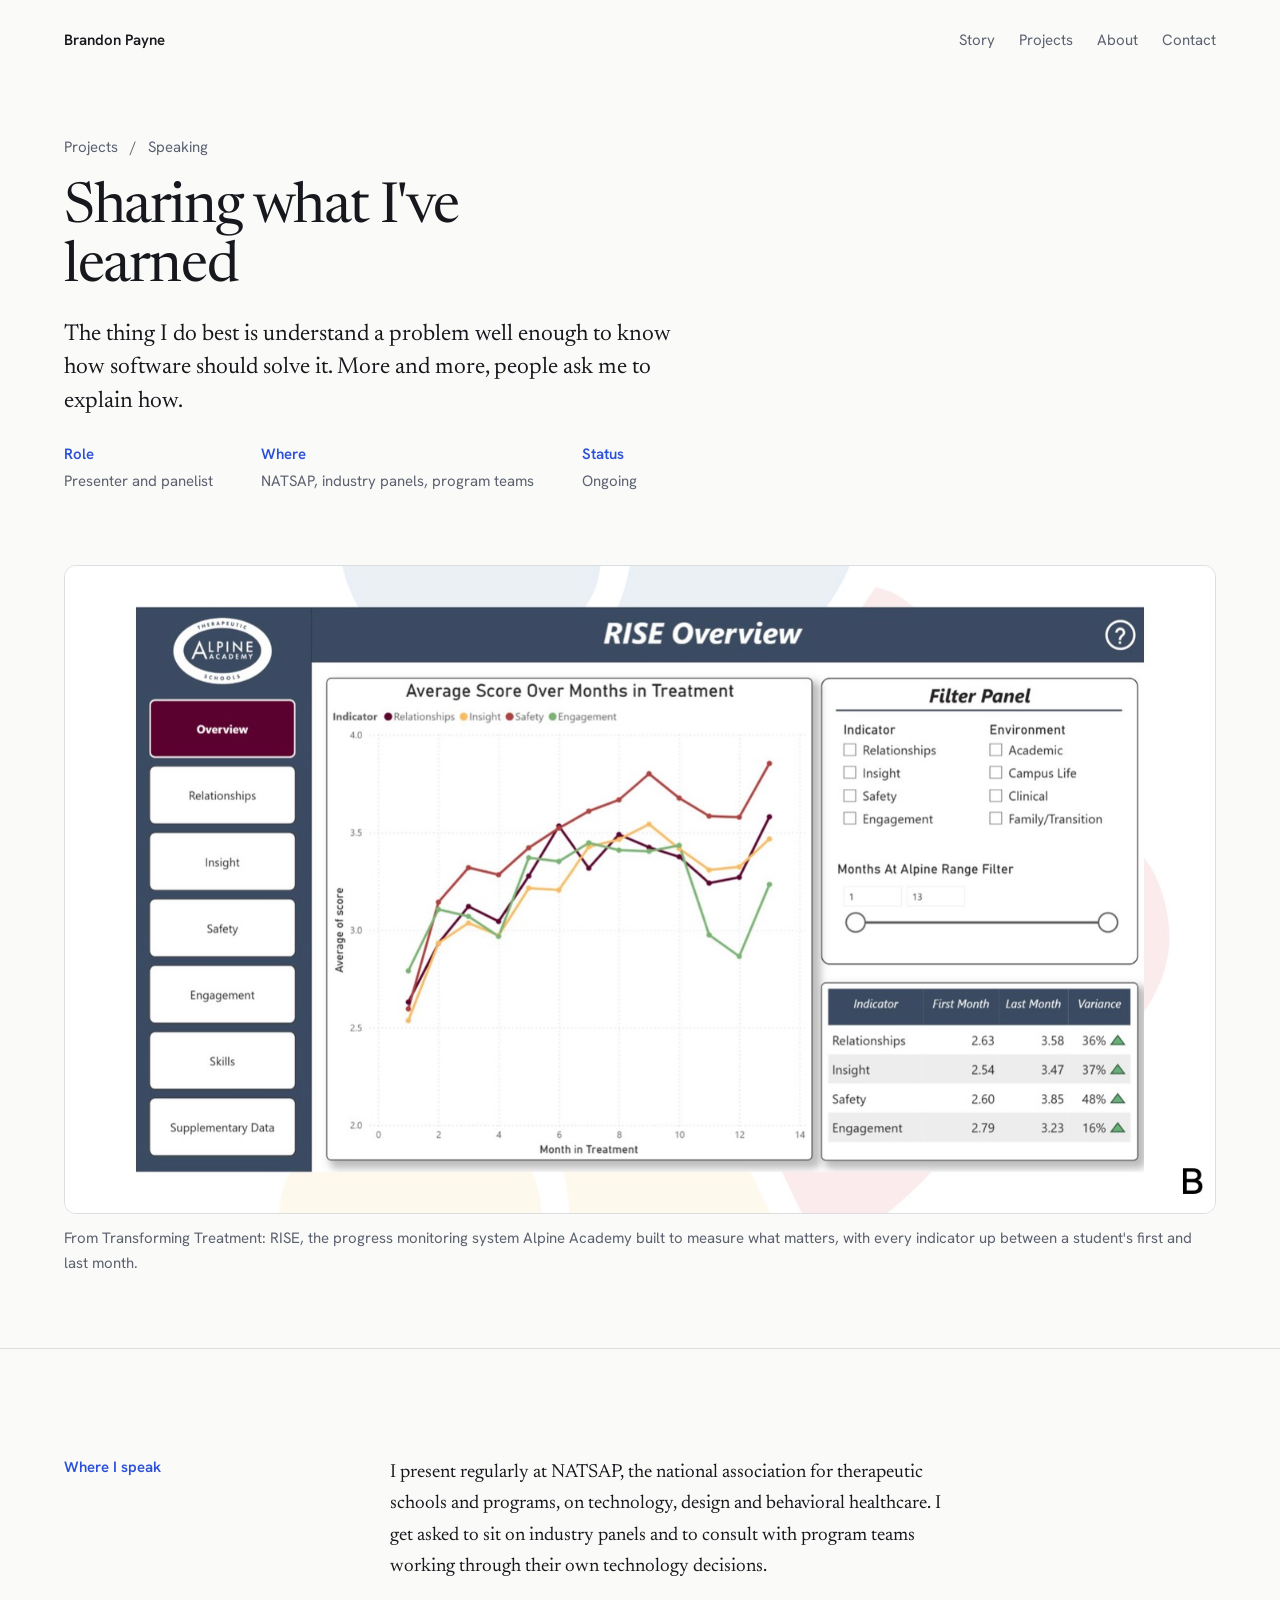
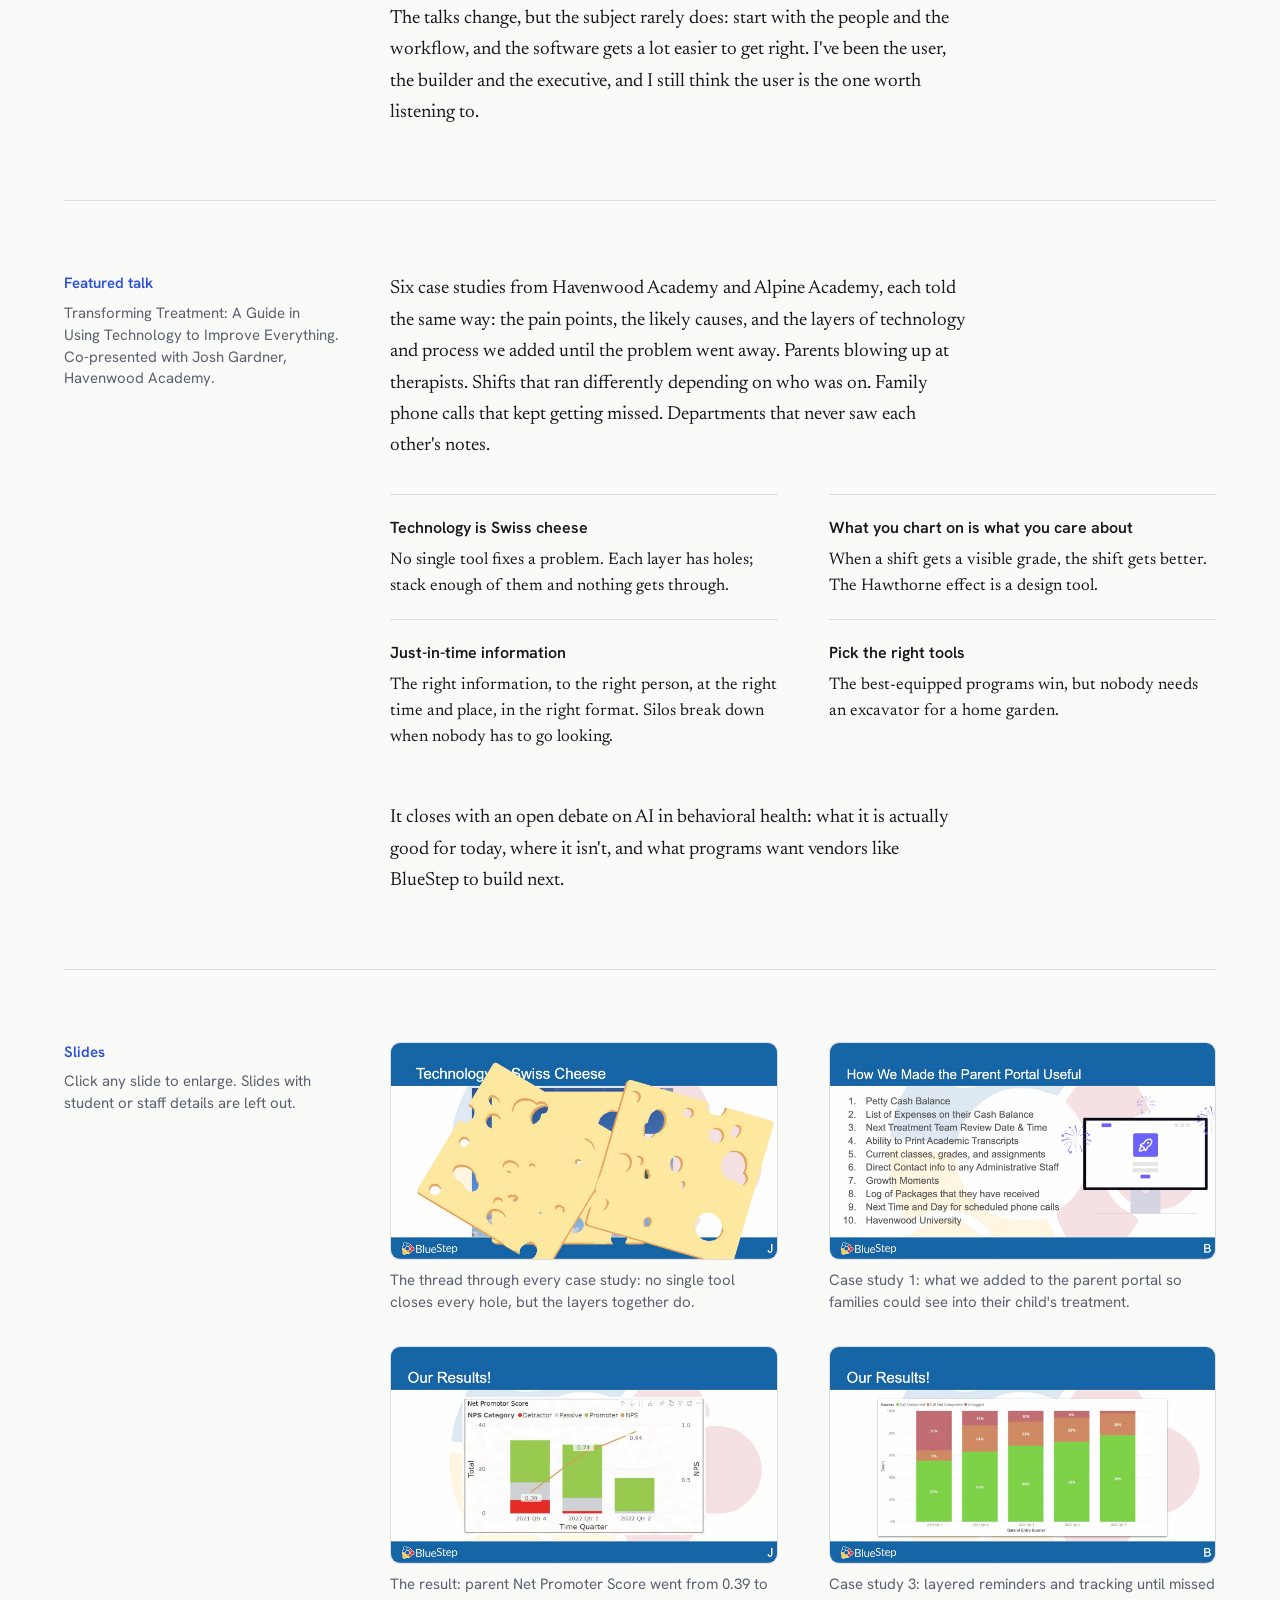
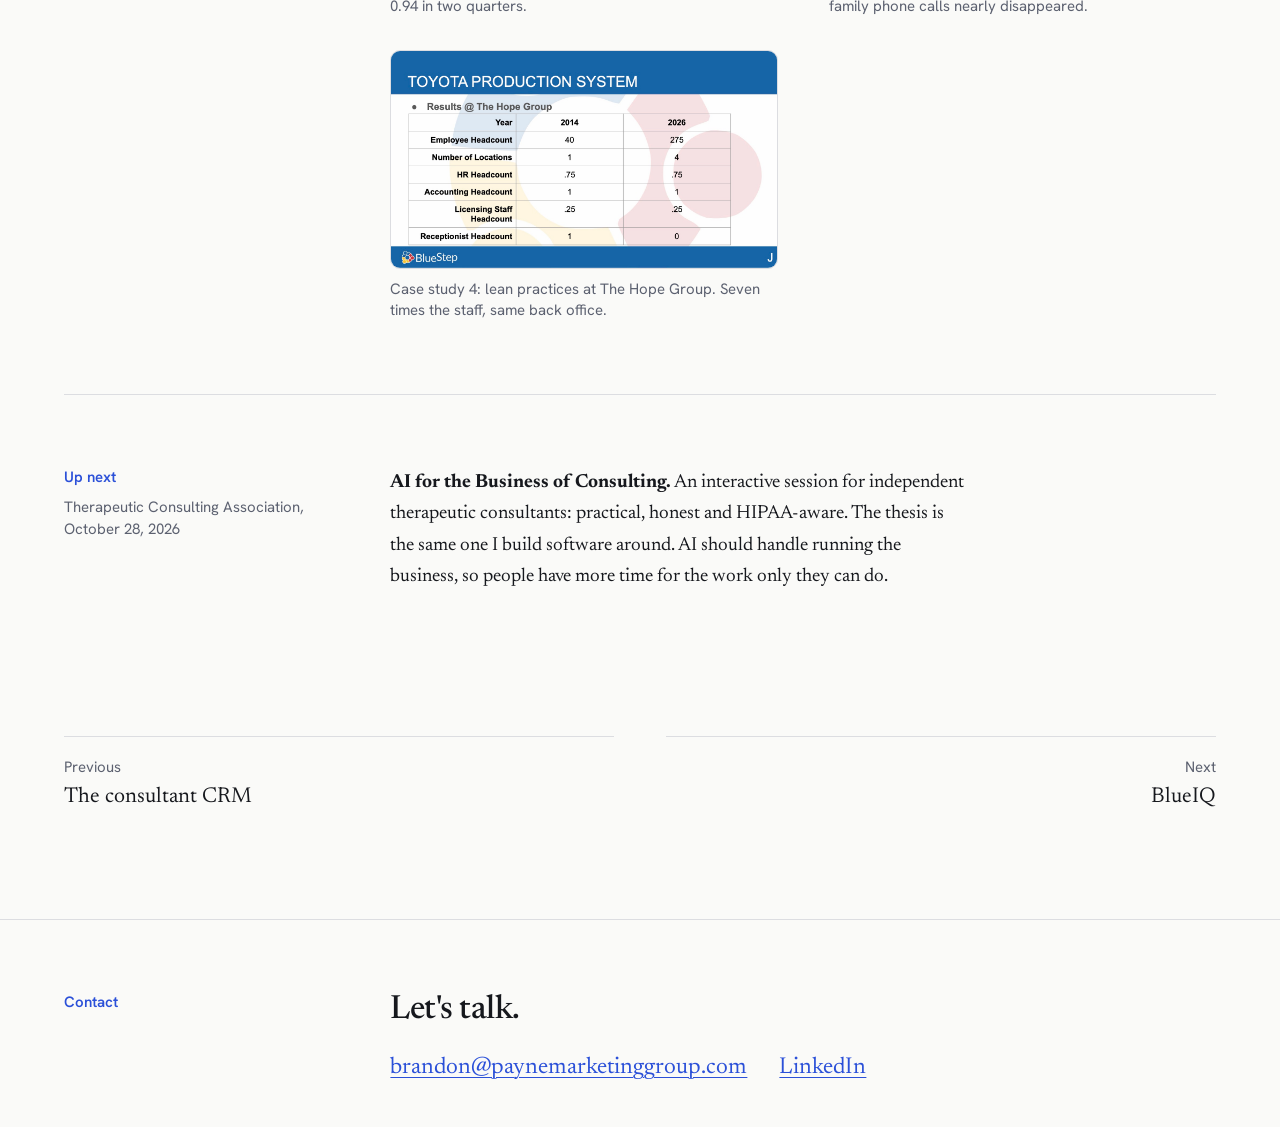
<file: projects/speaking.html>
<!doctype html>
<html lang="en">
<head>
  <meta charset="utf-8">
  <meta name="viewport" content="width=device-width, initial-scale=1">
  <title>Speaking - Brandon Payne</title>
  <link rel="icon" href="/favicon.svg" type="image/svg+xml">
  <link rel="icon" href="/favicon-32.png" type="image/png" sizes="32x32">
  <link rel="apple-touch-icon" href="/apple-touch-icon.png">
  <meta name="description" content="Talks at NATSAP conferences, industry panels and program teams on technology, design and behavioral healthcare.">
  <link rel="preconnect" href="https://fonts.googleapis.com">
  <link rel="preconnect" href="https://fonts.gstatic.com" crossorigin>
  <link href="https://fonts.googleapis.com/css2?family=Hanken+Grotesk:wght@400;500;600&family=Newsreader:ital,opsz,wght@0,6..72,300..600;1,6..72,300..500&family=Dancing+Script:wght@600&family=Great+Vibes&family=Caveat:wght@600&display=swap" rel="stylesheet">
  <link rel="stylesheet" href="/styles.css?v=202610111100">
  <link rel="stylesheet" href="/sign-demo.css?v=202610111100">
</head>
<body>
  <a class="skip" href="#main">Skip to content</a>

  <header class="site-header wrap">
    <a class="brand" href="/">Brandon Payne</a>
    <nav aria-label="Primary">
      <a href="/#story">Story</a>
      <a href="/#projects">Projects</a>
      <a href="/#about">About</a>
      <a href="/#contact">Contact</a>
    </nav>
  </header>

  <main id="main">
    <section class="project-hero wrap">
      <p class="crumb"><a href="/#projects">Projects</a> <span aria-hidden="true">/</span> Speaking</p>
      <h1 class="project-title">Sharing what I've learned</h1>
      <p class="lede">The thing I do best is understand a problem well enough to know how software should solve it. More and more, people ask me to explain how.</p>
      <dl class="project-meta">
        <div><dt>Role</dt><dd>Presenter and panelist</dd></div>
        <div><dt>Where</dt><dd>NATSAP, industry panels, program teams</dd></div>
        <div><dt>Status</dt><dd>Ongoing</dd></div>
      </dl>
    </section>

    <figure class="project-visual wrap">
      <a class="shot" href="/assets/projects/speaking/slide-32.jpg" data-caption="RISE, Alpine Academy's progress monitoring dashboard, from Transforming Treatment.">
        <img class="shot-hero" src="/assets/projects/speaking/slide-32.jpg" width="1440" height="810" alt="Slide showing Alpine Academy's RISE Overview dashboard: average relationships, insight, safety and engagement scores rising over thirteen months in treatment, with a filter panel and a first-month versus last-month table">
      </a>
      <figcaption class="project-visual-caption">From Transforming Treatment: RISE, the progress monitoring system Alpine Academy built to measure what matters, with every indicator up between a student's first and last month.</figcaption>
    </figure>

    <section class="section project-body">
      <div class="wrap">
        <div class="row">
          <div class="row-label">
            <p class="label label-strong">Where I speak</p>
          </div>
          <div class="row-content">
            <div class="prose">
              <p>I present regularly at NATSAP, the national association for therapeutic schools and programs, on technology, design and behavioral healthcare. I get asked to sit on industry panels and to consult with program teams working through their own technology decisions.</p>
              <p>The talks change, but the subject rarely does: start with the people and the workflow, and the software gets a lot easier to get right. I've been the user, the builder and the executive, and I still think the user is the one worth listening to.</p>
            </div>
          </div>
        </div>

        <div class="row">
          <div class="row-label">
            <p class="label label-strong">Featured talk</p>
            <p class="label">Transforming Treatment: A Guide in Using Technology to Improve Everything. Co-presented with Josh Gardner, Havenwood Academy.</p>
          </div>
          <div class="row-content">
            <div class="prose">
              <p>Six case studies from Havenwood Academy and Alpine Academy, each told the same way: the pain points, the likely causes, and the layers of technology and process we added until the problem went away. Parents blowing up at therapists. Shifts that ran differently depending on who was on. Family phone calls that kept getting missed. Departments that never saw each other's notes.</p>
            </div>
            <dl class="pairs">
              <div><dt>Technology is Swiss cheese</dt><dd>No single tool fixes a problem. Each layer has holes; stack enough of them and nothing gets through.</dd></div>
              <div><dt>What you chart on is what you care about</dt><dd>When a shift gets a visible grade, the shift gets better. The Hawthorne effect is a design tool.</dd></div>
              <div><dt>Just-in-time information</dt><dd>The right information, to the right person, at the right time and place, in the right format. Silos break down when nobody has to go looking.</dd></div>
              <div><dt>Pick the right tools</dt><dd>The best-equipped programs win, but nobody needs an excavator for a home garden.</dd></div>
            </dl>
            <div class="prose prose-after">
              <p>It closes with an open debate on AI in behavioral health: what it is actually good for today, where it isn't, and what programs want vendors like BlueStep to build next.</p>
            </div>
          </div>
        </div>

        <div class="row">
          <div class="row-label">
            <p class="label label-strong">Slides</p>
            <p class="label">Click any slide to enlarge. Slides with student or staff details are left out.</p>
          </div>
          <div class="row-content">
            <ul class="shots">
              <li><a class="shot" href="/assets/projects/speaking/slide-08.jpg"><figure><img src="/assets/projects/speaking/slide-08.jpg" width="1440" height="810" loading="lazy" alt="Slide titled Technology is Swiss Cheese with two overlapping slices of cheese"><figcaption>The thread through every case study: no single tool closes every hole, but the layers together do.</figcaption></figure></a></li>
              <li><a class="shot" href="/assets/projects/speaking/slide-11.jpg"><figure><img src="/assets/projects/speaking/slide-11.jpg" width="1440" height="810" loading="lazy" alt="Slide listing ten things added to the Havenwood parent portal, from petty cash balance to the next scheduled phone call"><figcaption>Case study 1: what we added to the parent portal so families could see into their child's treatment.</figcaption></figure></a></li>
              <li><a class="shot" href="/assets/projects/speaking/slide-13.jpg"><figure><img src="/assets/projects/speaking/slide-13.jpg" width="1440" height="810" loading="lazy" alt="Net Promoter Score chart rising from 0.39 to 0.94 over three quarters"><figcaption>The result: parent Net Promoter Score went from 0.39 to 0.94 in two quarters.</figcaption></figure></a></li>
              <li><a class="shot" href="/assets/projects/speaking/slide-19.jpg"><figure><img src="/assets/projects/speaking/slide-19.jpg" width="1440" height="810" loading="lazy" alt="Stacked bar chart of nightly phone calls completed, missed and unlogged by quarter, with completed calls growing each quarter"><figcaption>Case study 3: layered reminders and tracking until missed family phone calls nearly disappeared.</figcaption></figure></a></li>
              <li><a class="shot" href="/assets/projects/speaking/slide-22.jpg"><figure><img src="/assets/projects/speaking/slide-22.jpg" width="1440" height="810" loading="lazy" alt="Table comparing The Hope Group in 2014 and 2026: employees grew from 40 to 275 and locations from 1 to 4, while HR, accounting and licensing headcount stayed the same"><figcaption>Case study 4: lean practices at The Hope Group. Seven times the staff, same back office.</figcaption></figure></a></li>
            </ul>
          </div>
        </div>

        <div class="row">
          <div class="row-label">
            <p class="label label-strong">Up next</p>
            <p class="label">Therapeutic Consulting Association, October 28, 2026</p>
          </div>
          <div class="row-content">
            <div class="prose">
              <p><strong>AI for the Business of Consulting.</strong> An interactive session for independent therapeutic consultants: practical, honest and HIPAA-aware. The thesis is the same one I build software around. AI should handle running the business, so people have more time for the work only they can do.</p>
            </div>
          </div>
        </div>
      </div>
    </section>

    <nav class="project-nav wrap" aria-label="More projects">
      <a class="project-nav-link" href="/projects/admissions-crm.html"><span class="label">Previous</span><span class="project-nav-title">The consultant CRM</span></a>
      <a class="project-nav-link is-next" href="/projects/blueiq.html"><span class="label">Next</span><span class="project-nav-title">BlueIQ</span></a>
    </nav>
  </main>

  <footer id="contact" class="site-footer">
    <div class="wrap row row-flush">
      <div class="row-label">
        <p class="label label-strong">Contact</p>
      </div>
      <div class="row-content">
        <h2 class="item-title">Let's talk.</h2>
        <p class="contact-links">
          <a href="mailto:brandon@paynemarketinggroup.com">brandon@paynemarketinggroup.com</a>
          <a href="https://www.linkedin.com/in/payne-brandon">LinkedIn</a>
        </p>
      </div>
    </div>
  </footer>
  <script src="/gallery.js?v=202610111100"></script>
</body>
</html>
</file>
<file: styles.css>
/* ==========================================================================
   System
   - One container (.wrap), one row shape (.row: label column + content column).
   - Two alignment lines: the page margin (section titles, hero) and the
     content line (everything inside a row).
   - Four type sizes: display, section title, item title, lede. Body and
     small sit underneath.
   ========================================================================== */

:root {
  --paper: #fafaf8;
  --ink: #16181d;
  --muted: #5c6170;
  --rule: #dcdde1;
  --blue: #2b50d8;
  --night: #0f1d45;
  --night-ink: #e9ecf7;
  --night-muted: #a9b3d6;

  --serif: "Newsreader", Georgia, serif;
  --sans: "Hanken Grotesk", system-ui, sans-serif;

  --t-display: clamp(2.5rem, 6.2vw, 5.75rem);
  --t-section: clamp(2.25rem, 4.4vw, 3.75rem);
  --t-item: clamp(1.75rem, 2.6vw, 2.375rem);
  --t-lede: clamp(1.3rem, 1.8vw, 1.6rem);
  --t-body: 1.1875rem;
  --t-small: 0.9375rem;

  --gutter: clamp(16px, 5vw, 64px);
  --max: 1240px;
  --label-col: minmax(0, 3fr);
  --content-col: minmax(0, 9fr);
  --col-gap: clamp(24px, 4vw, 64px);
  --measure: 36rem;

  --space-section: clamp(80px, 12vh, 144px);
  --space-row: clamp(56px, 8vh, 96px);
  --space-block: 32px;
}

* { box-sizing: border-box; }
html { scroll-behavior: smooth; }

body {
  margin: 0;
  background: var(--paper);
  color: var(--ink);
  font-family: var(--serif);
  font-size: var(--t-body);
  line-height: 1.65;
  font-optical-sizing: auto;
  -webkit-font-smoothing: antialiased;
}

a { color: var(--blue); text-underline-offset: 0.18em; text-decoration-thickness: 1px; }
a:hover { text-decoration-thickness: 2px; }
:focus-visible { outline: 2px solid var(--blue); outline-offset: 3px; border-radius: 2px; }

.visually-hidden {
  position: absolute; width: 1px; height: 1px; overflow: hidden;
  clip: rect(0 0 0 0); white-space: nowrap;
}
.skip {
  position: absolute; left: var(--gutter); top: -40px;
  font-family: var(--sans); font-size: var(--t-small);
  background: var(--ink); color: var(--paper); padding: 6px 12px;
}
.skip:focus { top: 12px; }

/* Container */
.wrap { width: 100%; max-width: calc(var(--max) + 2 * var(--gutter)); margin: 0 auto; padding: 0 var(--gutter); }

/* Header */
.site-header {
  display: flex; justify-content: space-between; align-items: baseline;
  padding-top: 28px; padding-bottom: 28px;
  font-family: var(--sans); font-size: var(--t-small);
}
.brand { color: var(--ink); text-decoration: none; font-weight: 600; }
.site-header nav { display: flex; gap: 24px; }
.site-header nav a { color: var(--muted); text-decoration: none; }
.site-header nav a:hover { color: var(--ink); }

/* Hero: the one loud moment */
.hero { padding-top: clamp(48px, 10vh, 120px); padding-bottom: var(--space-section); }
.titles {
  margin: 0;
  display: flex; flex-direction: column; align-items: flex-start;
  font-weight: 400;
  font-size: clamp(1.9rem, 7.4vw, 6.25rem);
  line-height: 1.02;
  letter-spacing: -0.025em;
}
.title { position: relative; display: inline-block; max-width: 100%; }
.title.was { color: var(--muted); opacity: 0.55; }
.title.was::after {
  content: "";
  position: absolute; left: -0.04em; right: -0.04em; top: 54%;
  height: max(2px, 0.055em);
  background: var(--blue);
  transform-origin: left center;
}
.title.now { font-weight: 500; color: var(--ink); margin-top: 0.08em; }
.hero-lede { max-width: 30rem; margin: 40px 0 0; font-size: var(--t-lede); line-height: 1.5; }

@media (prefers-reduced-motion: no-preference) {
  .title.was { animation: settle 0.5s ease-out both; animation-delay: calc(0.35s + var(--i) * 0.42s); }
  .title.was::after { animation: strike 0.42s cubic-bezier(.6,0,.2,1) both; animation-delay: calc(0.35s + var(--i) * 0.42s); }
  .title.now { animation: arrive 0.7s ease-out both; animation-delay: calc(0.35s + var(--i) * 0.42s); }
  .hero-lede { animation: arrive 0.7s ease-out both; animation-delay: 2.1s; }
  @keyframes strike { from { transform: scaleX(0); } to { transform: scaleX(1); } }
  @keyframes settle { from { color: var(--ink); opacity: 1; } to { color: var(--muted); opacity: 0.55; } }
  @keyframes arrive { from { opacity: 0; transform: translateY(0.25em); } to { opacity: 1; transform: none; } }
}

/* Sections */
.section { border-top: 1px solid var(--rule); padding-top: var(--space-section); }
.section-title {
  margin: 0 0 var(--space-row);
  max-width: 20ch;
  font-size: var(--t-section);
  font-weight: 400;
  line-height: 1.05;
  letter-spacing: -0.025em;
}

/* Dark title bands: the section title sits in a full-bleed night band,
   the rows below start without a rule so the band does the separating. */
.section-band { border-top: none; padding-top: 0; }
.band { background: var(--night); color: var(--night-ink); padding: var(--space-row) 0; }
.band .section-title { margin: 0; }
.section-band > .wrap > .row:first-child { border-top: none; }
.section-band > .wrap > .cards { padding-top: var(--space-row); }

/* The row: label column + content column */
.row {
  display: grid;
  grid-template-columns: var(--label-col) var(--content-col);
  column-gap: var(--col-gap);
  padding: var(--space-row) 0;
  border-top: 1px solid var(--rule);
}
.row-flush { border-top: none; padding-top: 0; }
.wrap.row { padding-left: var(--gutter); padding-right: var(--gutter); }
.row-label { align-self: start; position: sticky; top: 24px; }
.row-content { min-width: 0; }

.year {
  margin: 0 0 8px;
  font-size: clamp(2.5rem, 4vw, 3.5rem);
  font-weight: 300;
  line-height: 1;
  letter-spacing: -0.03em;
  color: var(--blue);
}
.label { margin: 0; font-family: var(--sans); font-size: var(--t-small); line-height: 1.45; color: var(--muted); }
.label + .label { margin-top: 8px; }
.label-strong { color: var(--blue); font-weight: 600; }

.item-title {
  margin: 0 0 20px;
  font-size: var(--t-item);
  font-weight: 500;
  line-height: 1.12;
  letter-spacing: -0.015em;
}
.lede { margin: 0 0 24px; max-width: 34rem; font-size: var(--t-lede); line-height: 1.45; }
.prose { max-width: var(--measure); }
.prose p { margin: 0 0 1.1em; }
.prose p:last-child { margin-bottom: 0; }
.note { margin: 24px 0 0; max-width: var(--measure); font-size: 1rem; color: var(--muted); }

/* Term/definition pairs, two up */
.pairs {
  display: grid; grid-template-columns: repeat(2, minmax(0, 1fr)); gap: 0 var(--col-gap);
  margin: var(--space-block) 0 0;
}
.pairs > div { padding: 20px 0; border-top: 1px solid var(--rule); }
.pairs dt { margin: 0 0 6px; font-family: var(--sans); font-weight: 600; font-size: 1rem; }
.pairs dd { margin: 0; font-size: 1.05rem; line-height: 1.55; }
.terms dd { color: var(--muted); }
.pairs-flush { margin-top: 0; }
.pairs-flush > div:first-child, .pairs-flush > div:nth-child(2) { border-top: none; padding-top: 0; }
.prose-after { margin-top: var(--space-block); }

/* Grid of smaller projects, two up */
.grid { display: grid; grid-template-columns: repeat(2, minmax(0, 1fr)); gap: 40px var(--col-gap); margin-top: 8px; }
.grid article { border-top: 1px solid var(--rule); padding-top: 20px; }
.grid h4 { margin: 0 0 10px; font-size: 1.35rem; font-weight: 600; line-height: 1.25; }
.grid p { margin: 0; font-size: 1.05rem; line-height: 1.6; }

/* Personal photos: a fixed mosaic inside the content column */
.gallery {
  display: grid;
  grid-template-columns: repeat(4, minmax(0, 1fr));
  grid-template-rows: repeat(3, clamp(150px, 15vw, 210px));
  grid-template-areas:
    "kiko alps alps tati"
    "kiko camp camp tati"
    "golf group group trout";
  gap: 12px;
  margin-top: 40px;
}
.gallery img { width: 100%; height: 100%; object-fit: cover; display: block; border-radius: 6px; background: var(--rule); }
.g-kiko { grid-area: kiko; object-position: 30% 60%; }
.g-alps { grid-area: alps; object-position: 50% 40%; }
.g-camp { grid-area: camp; object-position: 50% 55%; }
.g-trout { grid-area: trout; object-position: 50% 45%; }
.g-tati { grid-area: tati; object-position: 50% 35%; }
.g-golf { grid-area: golf; object-position: 50% 70%; }
.g-group { grid-area: group; object-position: 50% 45%; }

/* Inline terms that open an explainer popup */
.term {
  font: inherit; color: inherit; background: none; border: none; padding: 0; margin: 0;
  cursor: pointer;
  text-decoration: underline dotted var(--blue);
  text-decoration-thickness: 2px;
  text-underline-offset: 0.2em;
}
.term:hover { color: var(--blue); text-decoration-style: solid; }
.label .term { color: var(--muted); }
.label .term:hover { color: var(--blue); }

.popup {
  width: min(44rem, calc(100vw - 32px));
  max-height: calc(100vh - 48px);
  padding: 40px clamp(20px, 4vw, 48px) 48px;
  border: none; border-radius: 10px;
  background: var(--paper); color: var(--ink);
  box-shadow: 0 24px 64px rgba(15, 29, 69, 0.28);
}
.popup::backdrop { background: rgba(15, 29, 69, 0.55); }
.popup-head { display: flex; justify-content: space-between; align-items: flex-start; gap: 16px; margin-bottom: 20px; }
.popup-title { margin: 0; font-size: var(--t-item); font-weight: 500; line-height: 1.12; letter-spacing: -0.015em; }
.popup-close {
  flex-shrink: 0; width: 36px; height: 36px; margin: -4px -8px 0 0;
  border: none; border-radius: 50%; background: none; color: var(--muted);
  font-size: 1.75rem; line-height: 1; cursor: pointer;
}
.popup-close:hover { background: var(--rule); color: var(--ink); }
.popup-sub { margin: var(--space-block) 0 0; font-family: var(--sans); font-size: 1rem; font-weight: 600; }
.popup-sub + .prose { margin-top: 12px; }
.popup .pairs { margin-top: 8px; }
@media (prefers-reduced-motion: no-preference) {
  .popup[open] { animation: arrive 0.25s ease-out; }
}

/* Media inside a row: same left edge, capped width */
.row-content .demo { margin: var(--space-block) 0; max-width: 820px; }
.market { margin: var(--space-block) 0; max-width: 640px; color: var(--blue); }
.market svg { width: 100%; height: auto; display: block; }
.market .node { fill: #fff; stroke: var(--ink); stroke-width: 1.5; }
.market .node-title { font-family: var(--serif); font-size: 24px; fill: var(--ink); }
.market .node-sub { font-family: var(--sans); font-size: 15px; fill: var(--muted); }
.market .flow { stroke: currentColor; stroke-width: 2; }
.market .flow-label { font-family: var(--sans); font-size: 15px; fill: var(--ink); }

/* Closing and footer */
.closing { padding-bottom: var(--space-section); }
.closing .section-title { font-size: var(--t-display); max-width: 18ch; margin-bottom: 40px; }
.site-footer { border-top: 1px solid var(--rule); }
.site-footer .row { padding-top: var(--space-row); padding-bottom: 40px; }
.contact-links { display: flex; flex-wrap: wrap; gap: 12px 32px; margin: 0; font-size: var(--t-lede); }
.fineprint { margin: 56px 0 0; font-family: var(--sans); font-size: 0.85rem; color: var(--muted); }

/* Small screens: the label column stacks above the content */
@media (max-width: 860px) {
  .row { grid-template-columns: minmax(0, 1fr); }
  .row-label { position: static; margin-bottom: 20px; display: flex; flex-wrap: wrap; align-items: baseline; gap: 4px 16px; }
  .row-label:empty { display: none; }
  .year { margin: 0; font-size: 2.5rem; }
  .label + .label { margin-top: 0; }
  .pairs, .grid { grid-template-columns: minmax(0, 1fr); }
  .pairs-flush > div:nth-child(2) { border-top: 1px solid var(--rule); padding-top: 20px; }
  .gallery {
    grid-template-columns: repeat(2, minmax(0, 1fr));
    grid-template-rows: 260px 180px 200px 260px 200px;
    grid-template-areas: "kiko tati" "alps alps" "camp camp" "golf trout" "group group";
  }
}
@media (max-width: 560px) {
  body { font-size: 1.0625rem; }
  .site-header nav { gap: 16px; }
}

/* ==========================================================================
   Projects: card grid on the home page, one page per project
   ========================================================================== */
.cards {
  display: grid;
  grid-template-columns: repeat(auto-fill, minmax(300px, 1fr));
  gap: clamp(20px, 3vw, 40px);
  padding-bottom: var(--space-section);
}
.card {
  display: flex; flex-direction: column;
  color: inherit; text-decoration: none;
  background: #fff;
  border: 1px solid var(--rule); border-radius: 12px; overflow: hidden;
  transition: transform 0.2s ease, box-shadow 0.2s ease, border-color 0.2s ease;
}
.card:hover, .card:focus-visible { transform: translateY(-3px); box-shadow: 0 16px 40px rgba(15, 29, 69, 0.12); border-color: transparent; }
.card-visual { aspect-ratio: 16 / 10; background: var(--night); }
.card-visual img { display: block; width: 100%; height: 100%; object-fit: cover; }
.card-body { padding: 20px 22px 24px; display: flex; flex-direction: column; flex: 1; }
.card-title { margin: 0 0 8px; font-size: 1.5rem; font-weight: 500; line-height: 1.15; letter-spacing: -0.015em; }
.card-text { margin: 0; font-size: 1.0625rem; line-height: 1.5; color: var(--muted); }
.card-more { margin: 18px 0 0; padding-top: 14px; border-top: 1px solid var(--rule); font-family: var(--sans); font-size: var(--t-small); font-weight: 500; color: var(--blue); margin-top: auto; }
.card-more::after { content: " \2192"; }

/* Placeholder motifs: night background, blue-tinted geometry. Swap for an <img> when screenshots exist. */
.motif-spark  { background: radial-gradient(circle at 50% 50%, rgba(43,80,216,0.9) 0 6%, transparent 6.5%), radial-gradient(circle at 50% 50%, transparent 0 18%, rgba(169,179,214,0.25) 18.5% 19.5%, transparent 20%), radial-gradient(circle at 50% 50%, transparent 0 30%, rgba(169,179,214,0.18) 30.5% 31.5%, transparent 32%), var(--night); }
.motif-flow   { background: linear-gradient(90deg, transparent 0 22%, rgba(169,179,214,0.5) 22% 24%, transparent 24% 76%, rgba(169,179,214,0.5) 76% 78%, transparent 78%), repeating-linear-gradient(0deg, transparent 0 22px, rgba(43,80,216,0.55) 22px 24px), var(--night); background-size: 100% 100%, 100% 72px; background-position: 0 0, 0 50%; background-repeat: no-repeat, repeat-x; }
.motif-grid   { background: repeating-linear-gradient(0deg, rgba(169,179,214,0.22) 0 1px, transparent 1px 28px), repeating-linear-gradient(90deg, rgba(169,179,214,0.22) 0 1px, transparent 1px 28px), linear-gradient(135deg, rgba(43,80,216,0.55), transparent 60%), var(--night); }
.motif-lines  { background: repeating-linear-gradient(0deg, transparent 0 18px, rgba(169,179,214,0.35) 18px 19px), linear-gradient(90deg, rgba(43,80,216,0.6) 0 30%, transparent 30%), var(--night); background-size: 60% 100%, 100% 100%, 100% 100%; background-position: 20% 0, 0 0, 0 0; background-repeat: no-repeat; }
.motif-blocks { background: linear-gradient(rgba(43,80,216,0.75), rgba(43,80,216,0.75)) 12% 20% / 30% 22% no-repeat, linear-gradient(rgba(169,179,214,0.35), rgba(169,179,214,0.35)) 12% 60% / 55% 10% no-repeat, linear-gradient(rgba(169,179,214,0.35), rgba(169,179,214,0.35)) 12% 80% / 76% 10% no-repeat, var(--night); }
.motif-bars   { background: linear-gradient(rgba(43,80,216,0.8), rgba(43,80,216,0.8)) 18% 100% / 9% 45% no-repeat, linear-gradient(rgba(43,80,216,0.8), rgba(43,80,216,0.8)) 34% 100% / 9% 70% no-repeat, linear-gradient(rgba(43,80,216,0.8), rgba(43,80,216,0.8)) 50% 100% / 9% 30% no-repeat, linear-gradient(rgba(43,80,216,0.8), rgba(43,80,216,0.8)) 66% 100% / 9% 80% no-repeat, linear-gradient(rgba(43,80,216,0.8), rgba(43,80,216,0.8)) 82% 100% / 9% 55% no-repeat, var(--night); }
.motif-dots   { background: radial-gradient(circle, rgba(169,179,214,0.55) 0 2px, transparent 2.5px) 0 0 / 22px 22px, linear-gradient(160deg, rgba(43,80,216,0.5), transparent 55%), var(--night); }
.motif-rings  { background: radial-gradient(circle at 70% 50%, transparent 0 12%, rgba(43,80,216,0.8) 12.5% 15%, transparent 15.5% 24%, rgba(169,179,214,0.35) 24.5% 26%, transparent 26.5% 36%, rgba(169,179,214,0.2) 36.5% 37.5%, transparent 38%), var(--night); }

/* Project page */
.project-hero { padding-top: clamp(32px, 6vh, 72px); padding-bottom: var(--space-row); }
.crumb { margin: 0 0 20px; font-family: var(--sans); font-size: var(--t-small); color: var(--muted); }
.crumb a { color: var(--muted); text-decoration: none; }
.crumb a:hover { color: var(--ink); }
.crumb span { margin: 0 8px; }
.project-title {
  margin: 0 0 20px; max-width: 16ch;
  font-size: var(--t-section); font-weight: 400; line-height: 1.05; letter-spacing: -0.025em;
}
.project-hero .lede { max-width: 40rem; }
.project-meta { display: flex; flex-wrap: wrap; gap: 12px 48px; margin: 0; }
.project-meta div { margin: 0; }
.project-meta dt { margin: 0 0 2px; font-family: var(--sans); font-size: var(--t-small); font-weight: 600; color: var(--blue); }
.project-meta dd { margin: 0; font-family: var(--sans); font-size: var(--t-small); color: var(--muted); }
.project-visual { margin: 0 auto; }
.project-visual > .demo, .project-visual > .market { margin: 0; max-width: 100%; }
.project-visual-placeholder { aspect-ratio: 16 / 7; border-radius: 12px; }
.project-visual-caption { margin: 12px 0 0; font-family: var(--sans); font-size: var(--t-small); color: var(--muted); }
.project-body { margin-top: var(--space-row); }
.project-body .row:first-child { border-top: none; padding-top: 0; }
.project-nav { display: grid; grid-template-columns: 1fr 1fr; gap: var(--col-gap); padding-top: var(--space-row); padding-bottom: var(--space-section); }
.project-nav-link { display: flex; flex-direction: column; gap: 6px; color: inherit; text-decoration: none; padding-top: 20px; border-top: 1px solid var(--rule); }
.project-nav-link.is-next { text-align: right; }
.project-nav-title { font-size: 1.35rem; line-height: 1.2; }
.project-nav-link:hover .project-nav-title { color: var(--blue); }

@media (max-width: 720px) {
  .project-nav { grid-template-columns: 1fr; }
  .project-nav-link.is-next { text-align: left; }
}

/* ---- Project pages: real screens, embeds, galleries ---- */
.project-visual .shot { display: block; }
.shot-hero { display: block; width: 100%; height: auto; border: 1px solid var(--rule); border-radius: 12px; background: #fff; }
.demo-intro { margin: 0 0 12px; font-family: var(--sans); font-size: 0.95rem; color: var(--muted); }
.embed { border: 1px solid var(--rule); border-radius: 12px; overflow: hidden; background: #f8fafc; }
.embed iframe { display: block; width: 100%; height: 780px; border: 0; }
.embed-fallback { display: none; }
.embed-fallback img { display: block; width: 100%; height: auto; }
.embed-note { display: flex; justify-content: space-between; gap: 12px; margin: 10px 0 0; font-family: var(--sans); font-size: 0.85rem; color: var(--muted); }
@media (max-width: 820px) { .embed iframe { display: none; } .embed-fallback { display: block; } }

.shots { display: grid; grid-template-columns: repeat(2, minmax(0, 1fr)); gap: 32px var(--col-gap); margin: 0; padding: 0; list-style: none; }
.shot { color: inherit; text-decoration: none; }
.shot figure { margin: 0; }
.shots img { display: block; width: 100%; height: auto; border: 1px solid var(--rule); border-radius: 10px; background: #fff; transition: border-color 0.15s ease, box-shadow 0.15s ease; }
.shot:hover img, .shot:focus-visible img { border-color: var(--blue); box-shadow: 0 10px 30px rgba(15, 29, 69, 0.12); }
.shot figcaption { margin: 10px 0 0; font-family: var(--sans); font-size: var(--t-small); line-height: 1.45; color: var(--muted); }
@media (max-width: 640px) { .shots { grid-template-columns: 1fr; } }

dialog.lightbox { border: 0; border-radius: 12px; padding: 0; max-width: min(96vw, 1400px); max-height: 94vh; background: var(--paper); color: var(--ink); box-shadow: 0 30px 80px rgba(0,0,0,0.35); }
dialog.lightbox::backdrop { background: rgba(15, 24, 45, 0.7); }
dialog.lightbox img { display: block; max-width: 100%; max-height: calc(94vh - 56px); width: auto; height: auto; margin: 0 auto; }
.lightbox-cap { margin: 0; padding: 12px 16px; font-family: var(--sans); font-size: var(--t-small); color: var(--muted); }
.lightbox-close { position: absolute; top: 8px; right: 8px; width: 36px; height: 36px; border: 0; border-radius: 50%; background: rgba(15, 24, 45, 0.75); color: #fff; font-size: 22px; line-height: 1; cursor: pointer; }
.lightbox-close:hover { background: var(--blue); }
</file>
<file: demos/appbuilder/styles.css>
/* ============================================================
   BlueStep Parent Application Builder — Redesigned
   ============================================================ */

/* --- TOKENS ------------------------------------------------- */
:root {
  --bs-blue:        #0063A6;
  --bs-blue-dark:   #00528a;
  --bs-blue-dim:    #e5f2fb;
  --bs-blue-mid:    #cddff1;

  --bs-ink:         #111827;
  --bs-ink-2:       #374151;
  --bs-ink-3:       #6b7280;
  --bs-ink-4:       #9ca3af;

  --bs-surface:     #ffffff;
  --bs-surface-2:   #f8fafc;
  --bs-surface-3:   #f1f5f9;

  --bs-border:      #e2e8f0;
  --bs-border-2:    #cbd5e1;

  --bs-red:         #dc2626;
  --bs-red-dim:     #fee2e2;
  --bs-amber:       #d97706;
  --bs-amber-dim:   #fef3c7;
  --bs-green:       #16a34a;
  --bs-green-dim:   #dcfce7;
  --bs-purple:      #7c3aed;
  --bs-purple-dim:  #ede9fe;

  --bs-radius:      10px;
  --bs-radius-sm:   6px;
  --bs-radius-lg:   14px;
  --bs-radius-pill: 999px;

  --bs-shadow-sm:   0 1px 3px rgba(15,23,42,0.07), 0 1px 2px rgba(15,23,42,0.05);
  --bs-shadow-md:   0 4px 12px rgba(15,23,42,0.10), 0 2px 4px rgba(15,23,42,0.06);
  --bs-shadow-lg:   0 12px 32px rgba(15,23,42,0.14), 0 4px 8px rgba(15,23,42,0.06);

  --bs-header-h:    56px;
  --bs-nav-w:       240px;
  --bs-inspector-w: 316px;

  --font-body:      'DM Sans', system-ui, sans-serif;
  --font-mono:      'DM Mono', ui-monospace, monospace;
}

/* --- RESET -------------------------------------------------- */
.bs-pab-root,
.bs-pab-root *, 
.bs-pab-root *::before,
.bs-pab-root *::after {
  box-sizing: border-box;
  margin: 0;
  padding: 0;
}

.bs-pab-root {
  font-family: var(--font-body);
  color: var(--bs-ink);
  background: var(--bs-surface-2);
  display: flex;
  flex-direction: column;
  height: 100vh;
  min-height: 600px;
  overflow: hidden;
  font-size: 13px;
  line-height: 1.5;
}

/* --- HEADER ------------------------------------------------- */
.bs-pab-header {
  height: var(--bs-header-h);
  min-height: var(--bs-header-h);
  background: var(--bs-surface);
  border-bottom: 1px solid var(--bs-border);
  display: flex;
  align-items: center;
  padding: 0 16px;
  gap: 16px;
  z-index: 100;
  box-shadow: var(--bs-shadow-sm);
}

.bs-pab-header-left {
  display: flex;
  align-items: center;
  gap: 10px;
  min-width: 0;
  flex: 0 0 auto;
}

.bs-pab-logo-mark {
  font-size: 22px;
  color: var(--bs-blue);
  line-height: 1;
  flex-shrink: 0;
}

.bs-pab-title-block { min-width: 0; }

.bs-pab-main-title {
  font-size: 14px;
  font-weight: 600;
  color: var(--bs-ink);
  white-space: nowrap;
  overflow: hidden;
  text-overflow: ellipsis;
}

.bs-pab-main-subtitle {
  font-size: 11px;
  color: var(--bs-ink-4);
  white-space: nowrap;
}

.bs-pab-header-center {
  flex: 1;
  display: flex;
  justify-content: center;
}

.bs-pab-status-bar {
  display: flex;
  align-items: center;
  gap: 0;
  background: var(--bs-surface-3);
  border: 1px solid var(--bs-border);
  border-radius: var(--bs-radius-pill);
  padding: 4px 14px;
  gap: 10px;
}

.bs-pab-stat {
  font-size: 11px;
  color: var(--bs-ink-3);
  display: flex;
  align-items: center;
  gap: 4px;
  white-space: nowrap;
}

.bs-pab-stat-num {
  font-weight: 600;
  color: var(--bs-ink-2);
  font-variant-numeric: tabular-nums;
}

.bs-pab-stat-warn .bs-pab-stat-num { color: var(--bs-amber); }
.bs-pab-stat-req .bs-pab-stat-num  { color: var(--bs-blue); }

.bs-pab-stat-divider {
  width: 1px;
  height: 12px;
  background: var(--bs-border-2);
  flex-shrink: 0;
}

.bs-pab-header-right {
  display: flex;
  align-items: center;
  gap: 8px;
  flex: 0 0 auto;
}

/* --- BUTTONS ------------------------------------------------ */
.bs-pab-btn {
  border-radius: var(--bs-radius-pill);
  padding: 6px 14px;
  font-size: 12px;
  font-weight: 500;
  font-family: var(--font-body);
  border: 1px solid transparent;
  cursor: pointer;
  display: inline-flex;
  align-items: center;
  gap: 5px;
  transition: background 0.12s, box-shadow 0.12s, border-color 0.12s, transform 0.06s;
  white-space: nowrap;
}

.bs-pab-btn:active { transform: translateY(1px); }

.bs-pab-btn-primary {
  background: var(--bs-blue);
  color: #fff;
}
.bs-pab-btn-primary:hover {
  background: var(--bs-blue-dark);
  box-shadow: 0 2px 8px rgba(0,83,140,0.3);
}

.bs-pab-btn-outline {
  background: var(--bs-surface);
  border-color: var(--bs-border-2);
  color: var(--bs-ink-2);
}
.bs-pab-btn-outline:hover {
  background: var(--bs-surface-3);
  border-color: var(--bs-border-2);
}

.bs-pab-btn-ghost {
  background: transparent;
  border-color: transparent;
  color: var(--bs-ink-3);
}
.bs-pab-btn-ghost:hover {
  background: var(--bs-surface-3);
  color: var(--bs-ink);
}

.bs-pab-icon-btn {
  border: none;
  background: transparent;
  cursor: pointer;
  font-size: 13px;
  color: var(--bs-ink-4);
  padding: 4px;
  border-radius: var(--bs-radius-sm);
  transition: background 0.12s, color 0.12s;
  display: inline-flex;
  align-items: center;
  justify-content: center;
  line-height: 1;
}
.bs-pab-icon-btn:hover {
  background: var(--bs-surface-3);
  color: var(--bs-ink);
}
.bs-pab-icon-btn-danger:hover {
  background: var(--bs-red-dim);
  color: var(--bs-red);
}

/* --- BODY LAYOUT ------------------------------------------- */
.bs-pab-body {
  flex: 1;
  min-height: 0;
  display: grid;
  grid-template-columns: var(--bs-nav-w) 1fr 0px;
  grid-template-areas: "nav canvas inspector";
  transition: grid-template-columns 0.22s ease;
  overflow: hidden;
}

.bs-pab-body.inspector-open {
  grid-template-columns: var(--bs-nav-w) 1fr var(--bs-inspector-w);
}

/* --- LEFT NAV ----------------------------------------------- */
.bs-pab-nav {
  grid-area: nav;
  background: var(--bs-surface);
  border-right: 1px solid var(--bs-border);
  display: flex;
  flex-direction: column;
  overflow: hidden;
  min-height: 0;
}

.bs-pab-nav-header {
  display: flex;
  align-items: center;
  justify-content: space-between;
  padding: 10px 10px 8px 14px;
  flex-shrink: 0;
  gap: 6px;
  border-bottom: 1px solid var(--bs-border);
  margin-bottom: 6px;
}

.bs-pab-nav-header-actions {
  display: flex;
  align-items: center;
  gap: 4px;
  flex-shrink: 0;
}

.bs-pab-nav-title {
  font-size: 10px;
  font-weight: 600;
  text-transform: uppercase;
  letter-spacing: 0.08em;
  color: var(--bs-ink-4);
  flex: 1;
}

.bs-pab-add-field-btn {
  border: 1.5px solid var(--bs-blue);
  border-radius: var(--bs-radius-pill);
  background: var(--bs-blue-dim);
  color: var(--bs-blue);
  font-size: 11px;
  font-weight: 600;
  font-family: var(--font-body);
  padding: 3px 10px;
  cursor: pointer;
  display: flex;
  align-items: center;
  gap: 3px;
  transition: border-color 0.12s, background 0.12s, color 0.12s, box-shadow 0.12s;
  white-space: nowrap;
}
.bs-pab-add-field-btn:hover {
  background: var(--bs-blue);
  color: #fff;
  box-shadow: 0 2px 6px rgba(0,99,166,0.25);
}

.bs-pab-add-field-plus {
  font-size: 14px;
  font-weight: 400;
  line-height: 1;
}
  position: relative;
  padding: 0 10px 8px;
  flex-shrink: 0;
}

.bs-pab-search-icon {
  position: absolute;
  left: 18px;
  top: 50%;
  transform: translateY(-60%);
  color: var(--bs-ink-4);
  pointer-events: none;
}

.bs-pab-nav-search,
.bs-pab-canvas-search {
  width: 100%;
  border: 1px solid var(--bs-border);
  border-radius: var(--bs-radius-sm);
  padding: 5px 24px 5px 26px;
  font-size: 12px;
  font-family: var(--font-body);
  background: var(--bs-surface-3);
  color: var(--bs-ink);
  outline: none;
  transition: border-color 0.12s, box-shadow 0.12s, background 0.12s;
}

.bs-pab-nav-search:focus,
.bs-pab-canvas-search:focus {
  border-color: var(--bs-blue);
  background: var(--bs-surface);
  box-shadow: 0 0 0 2px rgba(0,99,166,0.15);
}

.bs-pab-search-clear {
  position: absolute;
  right: 16px;
  top: 50%;
  transform: translateY(-60%);
  border: none;
  background: transparent;
  cursor: pointer;
  font-size: 10px;
  color: var(--bs-ink-4);
  padding: 2px;
  border-radius: 999px;
}
.bs-pab-search-clear:hover { color: var(--bs-ink); }

.bs-pab-nav-list {
  flex: 1;
  overflow-y: auto;
  padding: 0 6px 8px;
}

.bs-pab-nav-section {
  margin-bottom: 2px;
}

.bs-pab-nav-section-header {
  display: flex;
  align-items: center;
  gap: 5px;
  padding: 5px 6px 4px;
  cursor: pointer;
  border-radius: var(--bs-radius-sm);
  user-select: none;
  transition: background 0.1s;
}
.bs-pab-nav-section-header:hover { background: var(--bs-surface-3); }

.bs-pab-nav-section-arrow {
  font-size: 9px;
  color: var(--bs-ink-4);
  transition: transform 0.15s;
  flex-shrink: 0;
}
.bs-pab-nav-section-header.collapsed .bs-pab-nav-section-arrow {
  transform: rotate(-90deg);
}

.bs-pab-nav-section-label {
  font-size: 11px;
  font-weight: 600;
  color: var(--bs-ink-2);
  flex: 1;
  white-space: nowrap;
  overflow: hidden;
  text-overflow: ellipsis;
}

.bs-pab-nav-section-count {
  font-size: 10px;
  color: var(--bs-ink-4);
  flex-shrink: 0;
}

.bs-pab-nav-items {
  padding-left: 8px;
}
.bs-pab-nav-items.collapsed { display: none; }

.bs-pab-nav-item {
  display: flex;
  align-items: center;
  gap: 6px;
  padding: 4px 6px;
  border-radius: var(--bs-radius-sm);
  cursor: pointer;
  transition: background 0.1s;
  user-select: none;
}
.bs-pab-nav-item:hover { background: var(--bs-surface-3); }
.bs-pab-nav-item.active {
  background: var(--bs-blue-dim);
  color: var(--bs-blue);
}

.bs-pab-nav-item-dot {
  width: 6px;
  height: 6px;
  border-radius: 50%;
  background: var(--bs-border-2);
  flex-shrink: 0;
}
.bs-pab-nav-item.active .bs-pab-nav-item-dot { background: var(--bs-blue); }
.bs-pab-nav-item-req .bs-pab-nav-item-dot { background: var(--bs-blue-mid); }

.bs-pab-nav-item-label {
  font-size: 11.5px;
  color: var(--bs-ink-2);
  white-space: nowrap;
  overflow: hidden;
  text-overflow: ellipsis;
  flex: 1;
}
.bs-pab-nav-item.active .bs-pab-nav-item-label { color: var(--bs-blue); font-weight: 500; }

.bs-pab-nav-item-type {
  font-size: 9.5px;
  color: var(--bs-ink-4);
  text-transform: uppercase;
  letter-spacing: 0.04em;
  flex-shrink: 0;
}

/* Unsectioned items */
.bs-pab-nav-unsectioned {
  padding: 2px 0;
}

/* --- CANVAS ------------------------------------------------- */
.bs-pab-canvas-wrap {
  grid-area: canvas;
  display: flex;
  flex-direction: column;
  overflow: hidden;
  min-width: 0;
}

.bs-pab-canvas-toolbar {
  display: flex;
  align-items: center;
  gap: 8px;
  padding: 10px 16px 8px;
  flex-shrink: 0;
}

.bs-pab-canvas-search-wrap {
  position: relative;
  flex: 1;
  max-width: 340px;
}

.bs-pab-canvas-search-wrap .bs-pab-search-icon {
  left: 8px;
  transform: translateY(-55%);
}
.bs-pab-canvas-search-wrap .bs-pab-search-clear {
  right: 6px;
  transform: translateY(-55%);
}

.bs-pab-view-toggle {
  display: flex;
  border: 1px solid var(--bs-border);
  border-radius: var(--bs-radius-sm);
  overflow: hidden;
}

.bs-pab-view-btn {
  border: none;
  background: var(--bs-surface);
  padding: 5px 9px;
  cursor: pointer;
  font-size: 14px;
  color: var(--bs-ink-4);
  transition: background 0.1s, color 0.1s;
  font-family: var(--font-body);
}
.bs-pab-view-btn:hover { background: var(--bs-surface-3); color: var(--bs-ink-2); }
.bs-pab-view-btn.bs-pab-view-active { background: var(--bs-blue-dim); color: var(--bs-blue); }

.bs-pab-canvas {
  flex: 1;
  overflow-y: auto;
  padding: 0 16px 40px;
}

/* Empty state */
.bs-pab-empty-state {
  border: 1.5px dashed var(--bs-border-2);
  border-radius: var(--bs-radius-lg);
  padding: 40px 24px;
  text-align: center;
  color: var(--bs-ink-3);
  font-size: 13px;
  background: var(--bs-surface);
  margin-top: 8px;
}
.bs-pab-empty-state strong {
  display: block;
  margin-bottom: 6px;
  color: var(--bs-ink);
  font-size: 14px;
}

/* --- SECTION GROUP ----------------------------------------- */
.bs-pab-section-group {
  margin-bottom: 6px;
}

.bs-pab-section-header-card {
  display: flex;
  align-items: center;
  gap: 8px;
  padding: 8px 10px;
  background: var(--bs-ink);
  border-radius: var(--bs-radius);
  cursor: pointer;
  margin-bottom: 3px;
  user-select: none;
  transition: background 0.12s;
  position: relative;
}
.bs-pab-section-header-card:hover { background: var(--bs-ink-2); }
.bs-pab-section-header-card.bs-pab-field-selected {
  background: var(--bs-blue-dark);
  box-shadow: 0 0 0 2px var(--bs-blue);
}

.bs-pab-section-collapse-btn {
  color: rgba(255,255,255,0.5);
  font-size: 10px;
  transition: transform 0.15s;
  flex-shrink: 0;
  background: none;
  border: none;
  cursor: pointer;
  padding: 2px;
  line-height: 1;
}
.bs-pab-section-collapse-btn.collapsed { transform: rotate(-90deg); }

.bs-pab-section-label {
  font-size: 12px;
  font-weight: 600;
  color: #fff;
  flex: 1;
  white-space: nowrap;
  overflow: hidden;
  text-overflow: ellipsis;
  letter-spacing: 0.01em;
}

.bs-pab-section-meta {
  font-size: 10px;
  color: rgba(255,255,255,0.45);
  flex-shrink: 0;
}

.bs-pab-section-drag-handle {
  color: rgba(255,255,255,0.3);
  font-size: 12px;
  cursor: grab;
  flex-shrink: 0;
}

.bs-pab-section-field-actions {
  display: flex;
  align-items: center;
  gap: 2px;
  opacity: 0;
  transition: opacity 0.12s;
}
.bs-pab-section-header-card:hover .bs-pab-section-field-actions { opacity: 1; }
.bs-pab-section-field-actions .bs-pab-icon-btn {
  color: rgba(255,255,255,0.5);
  padding: 3px;
}
.bs-pab-section-field-actions .bs-pab-icon-btn:hover {
  background: rgba(255,255,255,0.12);
  color: #fff;
}
.bs-pab-section-field-actions .bs-pab-icon-btn-danger:hover {
  background: rgba(220,38,38,0.25);
  color: #fca5a5;
}

.bs-pab-section-body {
  padding-left: 12px;
}
.bs-pab-section-body.collapsed { display: none; }

/* --- FIELD CARD -------------------------------------------- */
.bs-pab-field-list {
  display: flex;
  flex-direction: column;
  gap: 3px;
}

.bs-pab-field-card {
  background: var(--bs-surface);
  border-radius: var(--bs-radius);
  border: 1px solid var(--bs-border);
  cursor: pointer;
  transition: border-color 0.12s, box-shadow 0.12s, background 0.12s;
  overflow: hidden;
}

.bs-pab-field-card:hover {
  border-color: var(--bs-border-2);
  box-shadow: var(--bs-shadow-sm);
}

.bs-pab-field-card.bs-pab-field-selected {
  border-color: var(--bs-blue);
  box-shadow: 0 0 0 1px rgba(0,99,166,0.35);
}

.bs-pab-field-card.bs-pab-field-inactive {
  opacity: 0.55;
}

/* Closed row */
.bs-pab-field-row {
  display: flex;
  align-items: center;
  gap: 8px;
  padding: 7px 10px 7px 8px;
}

.bs-pab-field-handle {
  display: flex;
  flex-direction: column;
  gap: 2.5px;
  padding: 2px 0;
  cursor: grab;
  flex-shrink: 0;
  opacity: 0;
  transition: opacity 0.12s;
}
.bs-pab-field-card:hover .bs-pab-field-handle,
.bs-pab-field-card.bs-pab-field-selected .bs-pab-field-handle { opacity: 1; }

.bs-pab-handle-line {
  height: 1.5px;
  width: 12px;
  border-radius: 999px;
  background: var(--bs-ink-4);
}

.bs-pab-field-type-pill {
  font-size: 9.5px;
  font-weight: 600;
  text-transform: uppercase;
  letter-spacing: 0.05em;
  padding: 2px 7px;
  border-radius: var(--bs-radius-pill);
  flex-shrink: 0;
  min-width: 58px;
  text-align: center;
}

.bs-pab-type-text     { background: #eff6ff; color: #1d4ed8; }
.bs-pab-type-memo     { background: #eff6ff; color: #1d4ed8; }
.bs-pab-type-number   { background: #f0fdf4; color: #15803d; }
.bs-pab-type-date     { background: #faf5ff; color: #7c3aed; }
.bs-pab-type-single_select { background: #fff7ed; color: #c2410c; }
.bs-pab-type-multi_select  { background: #fff7ed; color: #c2410c; }
.bs-pab-type-boolean  { background: var(--bs-blue-dim); color: var(--bs-blue); }
.bs-pab-type-header   { background: var(--bs-ink); color: #fff; }
.bs-pab-type-static_text { background: var(--bs-surface-3); color: var(--bs-ink-3); }

.bs-pab-field-main {
  flex: 1;
  min-width: 0;
}

.bs-pab-field-label-text {
  font-size: 12.5px;
  font-weight: 500;
  color: var(--bs-ink);
  white-space: nowrap;
  overflow: hidden;
  text-overflow: ellipsis;
}

.bs-pab-field-hint {
  font-size: 10.5px;
  color: var(--bs-ink-4);
  margin-top: 1px;
  white-space: nowrap;
  overflow: hidden;
  text-overflow: ellipsis;
}

.bs-pab-field-badges {
  display: flex;
  align-items: center;
  gap: 4px;
  flex-shrink: 0;
}

.bs-pab-badge-pill {
  font-size: 9.5px;
  padding: 2px 6px;
  border-radius: var(--bs-radius-pill);
  font-weight: 500;
  white-space: nowrap;
}

.bs-pab-badge-req     { background: var(--bs-blue-dim); color: var(--bs-blue); }
.bs-pab-badge-cond    { background: var(--bs-amber-dim); color: var(--bs-amber); }
.bs-pab-badge-mapped  { background: var(--bs-green-dim); color: var(--bs-green); }
.bs-pab-badge-inactive{ background: var(--bs-surface-3); color: var(--bs-ink-4); }

.bs-pab-field-row-actions {
  display: flex;
  align-items: center;
  gap: 2px;
  opacity: 0;
  transition: opacity 0.12s;
  flex-shrink: 0;
}
.bs-pab-field-card:hover .bs-pab-field-row-actions,
.bs-pab-field-card.bs-pab-field-selected .bs-pab-field-row-actions {
  opacity: 1;
}

/* --- INLINE EDITOR ----------------------------------------- */
.bs-pab-inline-editor {
  border-top: 1px solid var(--bs-blue-mid);
  padding: 12px 12px 10px;
  background: var(--bs-blue-dim);
  display: none;
}

.bs-pab-field-card.bs-pab-field-selected .bs-pab-inline-editor {
  display: block;
}

.bs-pab-inline-row {
  display: flex;
  align-items: flex-start;
  gap: 10px;
  flex-wrap: wrap;
}

.bs-pab-inline-group {
  display: flex;
  flex-direction: column;
  gap: 3px;
  min-width: 0;
}

.bs-pab-inline-group-flex { flex: 1; min-width: 140px; }
.bs-pab-inline-group-fixed { flex: 0 0 auto; }

.bs-pab-inline-label {
  font-size: 10px;
  font-weight: 600;
  text-transform: uppercase;
  letter-spacing: 0.06em;
  color: var(--bs-blue-dark);
}

.bs-pab-inline-input,
.bs-pab-inline-select {
  border: 1px solid var(--bs-blue-mid);
  border-radius: var(--bs-radius-sm);
  padding: 5px 8px;
  font-size: 12.5px;
  font-family: var(--font-body);
  background: var(--bs-surface);
  color: var(--bs-ink);
  outline: none;
  width: 100%;
  transition: border-color 0.12s, box-shadow 0.12s;
}
.bs-pab-inline-input:focus,
.bs-pab-inline-select:focus {
  border-color: var(--bs-blue);
  box-shadow: 0 0 0 2px rgba(0,99,166,0.18);
}

.bs-pab-inline-toggles {
  display: flex;
  align-items: center;
  gap: 12px;
  flex-wrap: wrap;
  margin-top: 8px;
}

.bs-pab-inline-toggle-item {
  display: flex;
  align-items: center;
  gap: 6px;
  cursor: pointer;
  user-select: none;
}

.bs-pab-toggle-pill {
  width: 30px;
  height: 16px;
  border-radius: 999px;
  background: var(--bs-border-2);
  position: relative;
  cursor: pointer;
  transition: background 0.15s;
  flex-shrink: 0;
}
.bs-pab-toggle-pill::after {
  content: "";
  position: absolute;
  width: 12px;
  height: 12px;
  border-radius: 999px;
  background: #fff;
  top: 2px;
  left: 2px;
  transition: transform 0.15s;
  box-shadow: 0 1px 2px rgba(0,0,0,0.15);
}
.bs-pab-toggle-pill.bs-pab-toggle-on { background: var(--bs-blue); }
.bs-pab-toggle-pill.bs-pab-toggle-on::after { transform: translateX(14px); }

.bs-pab-toggle-label {
  font-size: 11.5px;
  color: var(--bs-ink-2);
}

.bs-pab-inline-more-btn {
  font-size: 11px;
  color: var(--bs-blue);
  background: none;
  border: none;
  cursor: pointer;
  font-family: var(--font-body);
  padding: 4px 0;
  text-decoration: underline;
  text-underline-offset: 2px;
  margin-top: 6px;
  display: block;
}
.bs-pab-inline-more-btn:hover { color: var(--bs-blue-dark); }

/* Compact view */
.bs-pab-canvas.compact .bs-pab-field-row {
  padding: 5px 10px 5px 8px;
}
.bs-pab-canvas.compact .bs-pab-field-label-text {
  font-size: 12px;
}
.bs-pab-canvas.compact .bs-pab-field-hint {
  display: none;
}
.bs-pab-canvas.compact .bs-pab-section-header-card {
  padding: 5px 8px;
}

/* Drop indicators */
.bs-pab-field-card.bs-pab-drop-before {
  box-shadow: 0 3px 0 var(--bs-blue) inset;
}
.bs-pab-field-card.bs-pab-drop-after {
  box-shadow: 0 -3px 0 var(--bs-blue) inset;
}
.bs-pab-section-header-card.bs-pab-drop-before {
  box-shadow: 0 3px 0 rgba(255,255,255,0.6) inset;
}
.bs-pab-section-header-card.bs-pab-drop-after {
  box-shadow: 0 -3px 0 rgba(255,255,255,0.6) inset;
}

/* --- RIGHT INSPECTOR --------------------------------------- */
.bs-pab-inspector-panel {
  grid-area: inspector;
  background: var(--bs-surface);
  border-left: 1px solid var(--bs-border);
  display: flex;
  flex-direction: column;
  overflow: hidden;
  min-height: 0;
  min-width: 0;
}

.bs-pab-inspector-header {
  display: flex;
  align-items: center;
  justify-content: space-between;
  padding: 12px 14px;
  border-bottom: 1px solid var(--bs-border);
  flex-shrink: 0;
}

.bs-pab-inspector-title {
  font-size: 12px;
  font-weight: 600;
  color: var(--bs-ink);
}

.bs-pab-inspector {
  flex: 1;
  overflow-y: auto;
  padding: 14px;
  display: flex;
  flex-direction: column;
  gap: 0;
}

.bs-pab-inspector-section {
  margin-bottom: 16px;
}

.bs-pab-insp-section-title {
  font-size: 9.5px;
  font-weight: 700;
  text-transform: uppercase;
  letter-spacing: 0.09em;
  color: var(--bs-ink-4);
  margin-bottom: 8px;
  padding-bottom: 4px;
  border-bottom: 1px solid var(--bs-border);
}

.bs-pab-field-group {
  display: flex;
  flex-direction: column;
  gap: 3px;
  margin-bottom: 10px;
}

.bs-pab-label {
  font-size: 11px;
  font-weight: 500;
  color: var(--bs-ink-2);
}

.bs-pab-helper {
  font-size: 10.5px;
  color: var(--bs-ink-4);
  line-height: 1.4;
}

.bs-pab-input,
.bs-pab-select,
.bs-pab-textarea {
  border-radius: var(--bs-radius-sm);
  border: 1px solid var(--bs-border);
  padding: 6px 8px;
  font-size: 12.5px;
  font-family: var(--font-body);
  width: 100%;
  outline: none;
  transition: border-color 0.12s, box-shadow 0.12s;
  background: var(--bs-surface);
  color: var(--bs-ink);
}
.bs-pab-input:focus,
.bs-pab-select:focus,
.bs-pab-textarea:focus {
  border-color: var(--bs-blue);
  box-shadow: 0 0 0 2px rgba(0,99,166,0.15);
}
.bs-pab-textarea {
  min-height: 60px;
  resize: vertical;
}

.bs-pab-toggle-row {
  display: flex;
  align-items: center;
  justify-content: space-between;
  gap: 8px;
  margin-bottom: 8px;
}

.bs-pab-options-list {
  display: flex;
  flex-direction: column;
  gap: 5px;
  margin-top: 4px;
}

.bs-pab-option-row {
  display: flex;
  align-items: center;
  gap: 5px;
}
.bs-pab-option-row input { flex: 1; }

.bs-pab-option-chip {
  font-size: 9.5px;
  padding: 2px 6px;
  border-radius: var(--bs-radius-pill);
  background: var(--bs-surface-3);
  color: var(--bs-ink-3);
  cursor: pointer;
  white-space: nowrap;
}

/* Logic section */
.bs-pab-logic-rule-area {
  background: var(--bs-surface-3);
  border: 1px solid var(--bs-border);
  border-radius: var(--bs-radius);
  padding: 10px;
  margin-top: 6px;
}

/* JSON debug */
.bs-pab-json-preview {
  font-family: var(--font-mono);
  font-size: 10px;
  background: #0b1120;
  color: #94a3b8;
  border-radius: var(--bs-radius-sm);
  padding: 8px;
  max-height: 140px;
  overflow: auto;
  margin-top: 6px;
}

/* --- MODALS ------------------------------------------------ */
.bs-pab-modal-overlay {
  position: fixed;
  inset: 0;
  background: rgba(15,23,42,0.45);
  backdrop-filter: blur(4px);
  z-index: 1000;
  display: flex;
  align-items: center;
  justify-content: center;
  animation: bs-fade-in 0.15s ease;
}

@keyframes bs-fade-in {
  from { opacity: 0; }
  to   { opacity: 1; }
}

.bs-pab-modal {
  background: var(--bs-surface);
  border-radius: var(--bs-radius-lg);
  box-shadow: var(--bs-shadow-lg);
  width: 90vw;
  max-height: 85vh;
  display: flex;
  flex-direction: column;
  overflow: hidden;
  animation: bs-slide-up 0.18s ease;
}

@keyframes bs-slide-up {
  from { transform: translateY(12px); opacity: 0; }
  to   { transform: translateY(0); opacity: 1; }
}

.bs-pab-picker-modal { max-width: 520px; }
.bs-pab-logic-modal  { max-width: 720px; }

.bs-pab-modal-header {
  display: flex;
  align-items: center;
  justify-content: space-between;
  padding: 14px 18px;
  border-bottom: 1px solid var(--bs-border);
  flex-shrink: 0;
}

.bs-pab-modal-title {
  font-size: 14px;
  font-weight: 600;
  color: var(--bs-ink);
}

.bs-pab-picker-grid {
  display: grid;
  grid-template-columns: repeat(3, 1fr);
  gap: 8px;
  padding: 16px;
  overflow-y: auto;
}

.bs-pab-picker-card {
  border: 1.5px solid var(--bs-border);
  border-radius: var(--bs-radius);
  padding: 14px 10px;
  background: var(--bs-surface);
  cursor: pointer;
  display: flex;
  flex-direction: column;
  align-items: center;
  gap: 4px;
  transition: border-color 0.12s, background 0.12s, box-shadow 0.12s;
  font-family: var(--font-body);
}
.bs-pab-picker-card:hover {
  border-color: var(--bs-blue);
  background: var(--bs-blue-dim);
  box-shadow: var(--bs-shadow-sm);
}

.bs-pab-picker-icon {
  font-size: 22px;
  line-height: 1;
  color: var(--bs-blue);
  margin-bottom: 2px;
}

.bs-pab-picker-label {
  font-size: 12px;
  font-weight: 600;
  color: var(--bs-ink);
}

.bs-pab-picker-sub {
  font-size: 10.5px;
  color: var(--bs-ink-4);
  text-align: center;
}

/* Logic overview table */
.bs-pab-logic-table-wrap {
  overflow-y: auto;
  padding: 16px;
  flex: 1;
}

.bs-pab-logic-table {
  width: 100%;
  border-collapse: collapse;
  font-size: 12px;
}

.bs-pab-logic-table th {
  text-align: left;
  font-size: 10px;
  font-weight: 700;
  text-transform: uppercase;
  letter-spacing: 0.07em;
  color: var(--bs-ink-4);
  padding: 6px 10px;
  border-bottom: 1px solid var(--bs-border);
}

.bs-pab-logic-table td {
  padding: 8px 10px;
  border-bottom: 1px solid var(--bs-border);
  color: var(--bs-ink-2);
  vertical-align: top;
}

.bs-pab-logic-table tr:last-child td { border-bottom: none; }
.bs-pab-logic-table tr:hover td { background: var(--bs-surface-3); }

.bs-pab-logic-empty {
  text-align: center;
  padding: 32px;
  color: var(--bs-ink-4);
  font-size: 13px;
}

.bs-pab-logic-table a {
  color: var(--bs-blue);
  cursor: pointer;
  text-decoration: underline;
  text-underline-offset: 2px;
  border: none;
  background: none;
  font-size: 12px;
  font-family: var(--font-body);
  padding: 0;
}

/* --- SCROLLBARS -------------------------------------------- */
.bs-pab-nav-list::-webkit-scrollbar,
.bs-pab-canvas::-webkit-scrollbar,
.bs-pab-inspector::-webkit-scrollbar,
.bs-pab-logic-table-wrap::-webkit-scrollbar {
  width: 5px;
}
.bs-pab-nav-list::-webkit-scrollbar-track,
.bs-pab-canvas::-webkit-scrollbar-track,
.bs-pab-inspector::-webkit-scrollbar-track,
.bs-pab-logic-table-wrap::-webkit-scrollbar-track {
  background: transparent;
}
.bs-pab-nav-list::-webkit-scrollbar-thumb,
.bs-pab-canvas::-webkit-scrollbar-thumb,
.bs-pab-inspector::-webkit-scrollbar-thumb,
.bs-pab-logic-table-wrap::-webkit-scrollbar-thumb {
  background: var(--bs-border-2);
  border-radius: 999px;
}

/* --- RESPONSIVE -------------------------------------------- */
@media (max-width: 1000px) {
  :root { --bs-nav-w: 200px; --bs-inspector-w: 280px; }
}
@media (max-width: 780px) {
  .bs-pab-body {
    grid-template-columns: 1fr !important;
    grid-template-areas: "canvas";
  }
  .bs-pab-nav,
  .bs-pab-inspector-panel { display: none; }
  .bs-pab-header-center { display: none; }
}

/* badge-small kept for compatibility */
.bs-pab-badge-small {
  font-size: 10px;
  padding: 1px 6px;
  border-radius: var(--bs-radius-pill);
  background: var(--bs-surface-3);
  color: var(--bs-ink-4);
}

/* --- REPEATABLE SECTION ------------------------------------ */
.bs-pab-section-header-card.bs-pab-section-repeatable {
  border-left: 3px solid #f59e0b;
}

.bs-pab-section-repeatable-badge {
  display: inline-flex;
  align-items: center;
  gap: 3px;
  font-size: 10.5px;
  font-weight: 500;
  padding: 2px 7px;
  border-radius: var(--bs-radius-pill);
  background: rgba(245, 158, 11, 0.15);
  color: #fbbf24;
  white-space: nowrap;
  flex-shrink: 0;
}

.bs-pab-nav-repeatable-icon {
  font-size: 11px;
  color: #f59e0b;
  flex-shrink: 0;
  line-height: 1;
}
</file>
<file: sign-demo.css>
/* Parent signing demo (Agreements project page).
   The .sgd-* rules mirror the production signing page's styles; the document
   pages are the real template rendered by the production designer. */

.sgd-frame {
  border: 1px solid var(--rule); border-radius: 12px; overflow: hidden;
  background: #f4f6f9; color: #1a1a1a;
  font-family: -apple-system, BlinkMacSystemFont, "Segoe UI", Roboto, Helvetica, Arial, sans-serif;
  font-size: 14px; line-height: 1.45;
  -webkit-font-smoothing: auto;
}
.sgd-wrap { max-width: 760px; margin: 0 auto; padding: 18px 16px 28px; }
.sgd-wrap *, .sgd-wrap *::before, .sgd-wrap *::after { box-sizing: border-box; }

.sgd-head { text-align: center; padding: 6px 0 14px; border-bottom: 1px solid #e6e9ef; margin-bottom: 18px; }
.sgd-org { font-size: 11px; letter-spacing: 2px; text-transform: uppercase; color: #7a869a; font-weight: 600; }
.sgd-title { font: 600 20px/1.2 inherit; font-family: inherit; margin: 6px 0 4px; color: #12325a; }
.sgd-hi { color: #55606e; font-size: 13px; margin: 0; }
.sgd-muted { color: #7a869a; font-size: 12.5px; }

.sgd-disclosure { background: #fff; border: 1px solid #e2e4e8; border-radius: 10px; padding: 18px 22px; max-width: 620px; margin: 0 auto 14px; font: 13.5px/1.6 Georgia, serif; }
.sgd-disclosure b { display: block; font-family: inherit; margin-bottom: 6px; color: #12325a; }
.sgd-disclosure p { margin: 0 0 8px; }
.sgd-acts { display: flex; justify-content: center; gap: 8px; flex-wrap: wrap; margin: 4px 0 8px; }

.sgd-btn { font: inherit; font-size: 13.5px; font-weight: 600; padding: 9px 18px; border-radius: 6px; cursor: pointer; border: 1px solid transparent; }
.sgd-btn.primary { background: #12325a; color: #fff; }
.sgd-btn.primary:hover { background: #0d2542; }
.sgd-btn.primary:disabled { opacity: .5; cursor: not-allowed; }
.sgd-btn.ghost { background: #fff; color: #4b5563; border-color: #d1d5db; }
.sgd-btn.ghost:hover { background: #f3f4f6; }

/* ---- document pages ---- */
.sgd-doclist { background: #eceef1; padding: 12px 0 6px; border-radius: 8px; }
.sgd-dochead { display: flex; flex-direction: column; gap: 3px; margin: 0 14px 12px; padding: 4px 2px 10px; }
.sgd-docnum { font: 600 11px/1 Helvetica, Arial, sans-serif; letter-spacing: .09em; text-transform: uppercase; color: #8a919c; }
.sgd-doctitle { font: 700 18px/1.25 Helvetica, Arial, sans-serif; color: #1f2937; }
.sgd-docpages { font: 400 12px/1 Helvetica, Arial, sans-serif; color: #8a919c; }

.sgd-page { position: relative; width: min(100%, 680px); margin: 0 auto 14px; background: #fff; box-shadow: 0 1px 3px rgba(0,0,0,.15); container-type: inline-size; }
.sgd-pageimg { display: block; width: 100%; height: auto; }
.sgd-overlay { position: absolute; inset: 0; }

.sgd-tab { position: absolute; display: flex; align-items: stretch; }
.sgd-tab.mine { z-index: 2; }
.sgd-tab input[type=text], .sgd-tab select {
  width: 100%; height: 100%; font: inherit; font-size: 1.5cqw; border: 1.5px solid #f6c344; background: #fff8e4; border-radius: 2px; padding: 0 0.4cqw; color: #1a1a1a; min-height: 0;
}
.sgd-tab input[type=text]:focus, .sgd-tab select:focus { outline: 0; border-color: #2563eb; background: #fff; }
.sgd-tab input[type=checkbox] { width: 100%; height: 100%; margin: 0; accent-color: #2563eb; cursor: pointer; }
.sgd-ro { font-size: 1.5cqw; align-self: center; padding: 0 0.4cqw; white-space: nowrap; overflow: hidden; }
.sgd-wait { width: 100%; font-size: 1.2cqw; font-style: italic; color: #9aa3ad; display: flex; align-items: flex-end; justify-content: center; border-bottom: 1px dashed #c7cdd6; padding-bottom: 0.3cqw; }
.sgd-signbox { width: 100%; height: 100%; font: 600 1.5cqw/1 Helvetica, Arial, sans-serif; color: #6b4a00; cursor: pointer; background: #f6c344; border: 0; border-radius: 3px; }
.sgd-signbox:hover { background: #f0b82a; }
.sgd-sigtxt { align-self: flex-end; font-size: 3.2cqw; line-height: 1; color: #12325a; white-space: nowrap; padding: 0 0.3cqw; cursor: pointer; }
.sgd-sigtxt.ini { font-size: 2.2cqw; align-self: center; margin: 0 auto; }
.sgd-sigimg { max-width: 100%; max-height: 100%; object-fit: contain; align-self: flex-end; cursor: pointer; }
.sgd-tab.pulse { animation: sgdpulse .9s ease 2; }
@keyframes sgdpulse { 0%, 100% { box-shadow: none; } 50% { box-shadow: 0 0 0 5px rgba(37,99,235,.4); } }

/* ---- sticky bar ---- */
.sgd-bar { position: sticky; bottom: 0; z-index: 5; display: flex; flex-wrap: wrap; align-items: center; gap: 10px; background: #fff; border: 1px solid #e2e4e8; border-radius: 10px; box-shadow: 0 -4px 18px rgba(0,0,0,.08); padding: 10px 14px; margin-top: 12px; }
.sgd-consent { display: flex; gap: 8px; align-items: flex-start; font-size: 13px; flex: 1 1 100%; cursor: pointer; padding-bottom: 8px; border-bottom: 1px solid #eceef2; }
.sgd-consent input { margin-top: 2px; }
.sgd-progress { font-size: 12.5px; color: #4b5563; flex: 1; }

/* ---- done ---- */
.sgd-done { max-width: 560px; margin: 24px auto 8px; text-align: center; padding: 28px 24px; background: #fff; border: 1px solid #e2e6ec; border-radius: 10px; }
.sgd-done h4 { margin: 0 0 8px; font: 600 19px/1.25 inherit; font-family: inherit; color: #12325a; }
.sgd-done p { color: #55606e; font-size: 14px; margin: 0 0 10px; }
.sgd-done ol { text-align: left; color: #37424f; font-size: 13.5px; line-height: 1.5; margin: 0 auto 18px; padding-left: 22px; max-width: 440px; }
.sgd-done ol li { margin: 4px 0; }
.sgd-check { width: 44px; height: 44px; margin: 0 auto 12px; border-radius: 50%; background: #e6f4ec; color: #16794c; font: 700 22px/44px Helvetica, Arial, sans-serif; }

/* ---- adopt-signature modal ---- */
.sgd-modal-back { position: fixed; inset: 0; z-index: 9000; background: rgba(17,24,39,.55); display: flex; align-items: center; justify-content: center; padding: 20px; }
.sgd-modal { width: 100%; max-width: 620px; background: #fff; color: #1a1a1a; border-radius: 10px; box-shadow: 0 24px 60px rgba(0,0,0,.3); padding: 22px 24px 18px; font-family: -apple-system, BlinkMacSystemFont, "Segoe UI", Roboto, Helvetica, Arial, sans-serif; font-size: 14px; }
.sgd-modal *, .sgd-modal *::before, .sgd-modal *::after { box-sizing: border-box; }
.sgd-modal-h { font-size: 17px; font-weight: 700; margin-bottom: 14px; }
.sgd-tabs { display: flex; gap: 4px; border-bottom: 1px solid #e5e5e5; margin-bottom: 16px; }
.sgd-tabbtn { font: inherit; font-size: 13px; font-weight: 600; padding: 8px 16px; border: 0; background: none; cursor: pointer; color: #6b7280; border-bottom: 2px solid transparent; margin-bottom: -1px; }
.sgd-tabbtn.active { color: #12325a; border-bottom-color: #12325a; }
.sgd-lbl { display: block; font-size: 12px; font-weight: 600; color: #4b5563; margin-bottom: 5px; }
.sgd-name { width: 100%; font: inherit; font-size: 15px; padding: 9px 12px; border: 1px solid #d1d5db; border-radius: 6px; margin-bottom: 14px; }
.sgd-name:focus { outline: 0; border-color: #2563eb; box-shadow: 0 0 0 3px rgba(37,99,235,.15); }
.sgd-faces { display: flex; flex-direction: column; gap: 8px; }
.sgd-face { font: inherit; text-align: left; cursor: pointer; padding: 10px 16px; min-height: 62px; border: 1px solid #e5e7eb; border-radius: 8px; background: #fff; display: flex; align-items: center; color: #12325a; }
.sgd-face span { font-size: 32px; line-height: 1.25; overflow: hidden; white-space: nowrap; }
.sgd-face:hover { border-color: #c7cdd6; background: #fafbfc; }
.sgd-face.active { border-color: #12325a; box-shadow: 0 0 0 2px rgba(18,50,90,.12); }
.sgd-face-name { flex: 1 1 auto; }
.sgd-face-ini { flex: 0 0 auto; min-width: 52px; text-align: center; border: 1px dashed #c7cdd6; border-radius: 6px; padding: 0 10px; margin-left: 12px; }
.sgd-hint { font-size: 11.5px; color: #6b7280; margin-top: 6px; }
.sgd-pad { width: 100%; height: 150px; display: block; border: 1px dashed #c7cdd6; border-radius: 8px; background: #fcfcfd; touch-action: none; cursor: crosshair; }
.sgd-clear { font: inherit; font-size: 12px; color: #6b7280; background: none; border: 0; padding: 8px 0 0; cursor: pointer; text-decoration: underline; }
.sgd-modal-f { display: flex; justify-content: flex-end; gap: 8px; margin-top: 18px; }

@media (max-width: 560px) {
  .sgd-modal { padding: 18px 16px 14px; }
  .sgd-face span { font-size: 26px; }
  .sgd-wrap { padding: 14px 10px 22px; }
}
</file>
<file: demo.css>
/* Record with BlueIQ demo.
   The .biq-* rules mirror the production component's styles in BlueStep;
   the .bs-* rules stand in for the BlueStep Shift Notes form around it. */

.demo { margin: 36px 0 40px; }
.demo-intro { margin: 0 0 12px; font-family: var(--sans); font-size: 0.95rem; color: var(--muted); }

.demo-frame {
  position: relative;
  border: 1px solid var(--rule);
  border-radius: 12px;
  overflow: hidden;
  background: #eef1f4;
  font-family: Arial, Helvetica, sans-serif;
  font-size: 13px;
  line-height: 1.4;
  color: #222;
  -webkit-font-smoothing: auto;
}

.demo-foot {
  display: flex; justify-content: space-between; align-items: center; gap: 12px;
  margin-top: 10px;
  font-family: var(--sans); font-size: 0.85rem; color: var(--muted);
}
.demo-replay {
  font: inherit; color: var(--blue); background: none; border: none; padding: 0; cursor: pointer;
  text-decoration: underline; text-underline-offset: 0.18em;
}
.demo-replay[hidden] { display: none; }

/* ---- Stand-in BlueStep form ---- */
.bs-bar {
  display: flex; align-items: center; justify-content: space-between;
  padding: 9px 14px;
  background: #2d3e50; color: #fff;
  font-size: 13px;
}
.bs-bar-title { font-weight: 700; }
.bs-bar-meta { opacity: 0.75; }

.bs-form { padding: 14px; }
.bs-card { background: #fff; border: 1px solid #d6dbe1; border-radius: 4px; }
.bs-row { display: grid; grid-template-columns: 120px minmax(0, 1fr); border-bottom: 1px solid #e7eaee; }
.bs-row:last-child { border-bottom: none; }
.bs-label { padding: 10px 12px; background: #f6f7f9; color: #555; font-weight: 700; font-size: 12px; }
.bs-value { padding: 8px 12px; min-width: 0; }
.bs-static { padding-top: 2px; display: inline-block; }

.bs-field {
  width: 100%;
  min-height: 58px;
  padding: 7px 9px;
  border: 1px solid #c9d0d8;
  border-radius: 3px;
  background: #fff;
  font: inherit;
  color: #222;
  white-space: pre-wrap;
  transition: background-color 0.6s ease, border-color 0.6s ease;
}
.bs-field:empty::before { content: attr(data-placeholder); color: #a5adb6; }
.bs-field.is-filled { background: #f1f9ff; border-color: #8fccff; }

.bs-actions { display: flex; justify-content: flex-end; gap: 8px; padding-top: 12px; }
.bs-save {
  font: inherit; font-weight: 700; color: #fff; background: #3a7bd5;
  border: none; border-radius: 3px; padding: 7px 16px; opacity: 0.6; cursor: default;
}

/* ---- BlueIQ component (mirrors production) ---- */
.biq-root, .biq-root * { box-sizing: border-box; }
.biq-root { margin: 0; }

@keyframes biq-shimmer { to { background-position: 300% center; } }
.biq-brand {
  font-style: italic;
  font-weight: 600;
  background: linear-gradient(90deg, #00a6ff, #6a5cff, #9a6eff, #00a6ff);
  background-size: 300% auto;
  -webkit-background-clip: text;
  background-clip: text;
  -webkit-text-fill-color: transparent;
  animation: biq-shimmer 5s linear infinite;
  display: inline-block;
}

.biq-launch {
  display: inline-flex; align-items: center; gap: 8px;
  border: 1px solid #bfe0ff; background: #f1f9ff; color: #0b6aa2;
  border-radius: 8px;
  padding: 8px 17px 8px 14px;
  font: inherit; font-size: 13px; font-weight: 600;
  cursor: pointer;
  transition: background 0.15s, border-color 0.15s, box-shadow 0.15s;
}
.biq-launch:hover { background: #e4f3ff; border-color: #8fccff; }
.biq-launch-spark { display: inline-flex; color: #00a6ff; }
.biq-launch .biq-brand { font-size: 14px; }
.biq-launch.is-nudge { box-shadow: 0 0 0 0 rgba(0, 166, 255, 0.5); animation: biq-nudge 1.8s ease-out 3; }
@keyframes biq-nudge { 0% { box-shadow: 0 0 0 0 rgba(0, 166, 255, 0.45); } 100% { box-shadow: 0 0 0 10px rgba(0, 166, 255, 0); } }

/* Overlay is scoped to the demo frame instead of the whole page */
.biq-overlay {
  position: absolute; inset: 0; z-index: 5;
  display: flex; align-items: center; justify-content: center;
  padding: 16px;
  background: rgba(10, 16, 32, 0.55);
  -webkit-backdrop-filter: blur(2px);
  backdrop-filter: blur(2px);
  animation: biq-overlay-in 0.15s ease-out;
}
.biq-overlay[hidden] { display: none; }
@keyframes biq-overlay-in { from { opacity: 0; } to { opacity: 1; } }

.biq-panel {
  width: 560px; max-width: 100%; max-height: 100%;
  display: flex; flex-direction: column;
  border-radius: 14px; background: #fff; overflow: hidden;
  box-shadow: 0 24px 60px rgba(8, 14, 30, 0.45);
  animation: biq-panel-in 0.18s cubic-bezier(0.2, 0.9, 0.3, 1.15);
}
@keyframes biq-panel-in {
  from { opacity: 0; transform: translateY(12px) scale(0.96); }
  to   { opacity: 1; transform: translateY(0) scale(1); }
}

.biq-panel-head {
  flex-shrink: 0;
  display: flex; align-items: center; justify-content: space-between;
  padding: 10px 14px;
  background: linear-gradient(135deg, #131a3c 0%, #241a52 100%);
  color: #fff;
}
.biq-panel-title { display: flex; align-items: center; gap: 8px; font-weight: 700; font-size: 15px; }
.biq-panel-title .biq-brand { font-size: 16px; }
.biq-live-dot { width: 8px; height: 8px; border-radius: 50%; background: #8be0a0; }
.biq-collapse {
  background: rgba(255, 255, 255, 0.14); border: none; color: #fff;
  width: 26px; height: 26px; line-height: 1;
  border-radius: 50%; cursor: pointer; font-size: 18px;
}
.biq-collapse:hover { background: rgba(255, 255, 255, 0.28); }

.biq-panel-body { padding: 16px; overflow-y: auto; }
.biq-hint { margin: 0 0 12px 0; font-size: 12px; color: #5a6470; line-height: 1.5; }

.biq-controls { display: flex; align-items: center; gap: 10px; flex-wrap: wrap; }
.biq-btn {
  display: inline-flex; align-items: center; gap: 8px;
  background: #00a6ff; color: #fff;
  border: none; border-radius: 8px;
  padding: 9px 18px; font: inherit; font-size: 14px; font-weight: 600;
  cursor: pointer; transition: background 0.15s, transform 0.05s;
}
.biq-btn:hover:not(:disabled) { background: #33b8ff; }
.biq-btn:active:not(:disabled) { transform: translateY(1px); }
.biq-btn:disabled { opacity: 0.55; cursor: not-allowed; }
.biq-btn.is-recording { background: #c0392b; }
.biq-btn.is-recording:hover:not(:disabled) { background: #d0442f; }
.biq-dot { width: 11px; height: 11px; border-radius: 50%; background: #fff; flex-shrink: 0; }
.biq-btn.is-recording .biq-dot { animation: biq-pulse 1s ease-in-out infinite; }
@keyframes biq-pulse { 0%, 100% { opacity: 1; } 50% { opacity: 0.25; } }

.biq-timer { font-variant-numeric: tabular-nums; font-size: 15px; color: #555; min-width: 50px; }
.biq-status { font-size: 12px; color: #888; flex: 1; min-width: 140px; }
.biq-status.biq-dots { color: #5a4baf; font-weight: 600; }
.biq-status.biq-dots::after {
  content: "."; display: inline-block; min-width: 1.3em; text-align: left;
  animation: biq-thinking-dots 1.2s infinite;
}
@keyframes biq-thinking-dots {
  0%, 32%  { content: "."; }
  33%, 65% { content: ".."; }
  66%, 99% { content: "..."; }
}
.biq-status.is-rec { color: #c0392b; font-weight: 600; }
.biq-status.is-ok { color: #2e7d32; font-weight: 600; }

.biq-viz { display: none; align-items: center; gap: 2px; height: 26px; flex: 1; min-width: 90px; }
.biq-overlay.is-recording .biq-viz { display: flex; }
.biq-overlay.is-recording .biq-status { display: none; }
.biq-viz-bar {
  width: 3px; height: 3px; flex: 0 0 auto; border-radius: 2px;
  background: linear-gradient(180deg, #00a6ff 0%, #6a5cff 100%);
  transition: height 0.06s linear;
}

.biq-transcript-wrap { margin-top: 14px; }
.biq-transcript-wrap[hidden] { display: none; }
.biq-label {
  font-size: 10px; font-weight: 700; text-transform: uppercase;
  letter-spacing: 0.6px; color: #9aa3ad; margin-bottom: 5px;
}
.biq-transcript {
  border: 1px dashed #d8e2ec; border-radius: 8px;
  background: #f8fafc; padding: 12px 14px;
  max-height: 180px; overflow-y: auto;
  font-size: 13px; line-height: 1.55; color: #4a5560;
  white-space: pre-wrap; word-break: break-word;
}

@media (max-width: 560px) {
  .bs-row { grid-template-columns: minmax(0, 1fr); }
  .bs-label { padding: 8px 12px 4px; background: none; }
  .bs-value { padding-top: 0; }
  .bs-bar-meta { display: none; }
}

@media (prefers-reduced-motion: reduce) {
  .biq-brand, .biq-launch.is-nudge, .biq-btn.is-recording .biq-dot { animation: none; }
  .biq-overlay, .biq-panel { animation: none; }
}
.biq-btn[hidden] { display: none; }
.biq-btn.is-secondary { background: #fff; color: #0b6aa2; border: 1px solid #bfe0ff; }
.biq-btn.is-secondary:hover:not(:disabled) { background: #f1f9ff; border-color: #8fccff; }
.biq-btn svg { display: block; }
</file>
